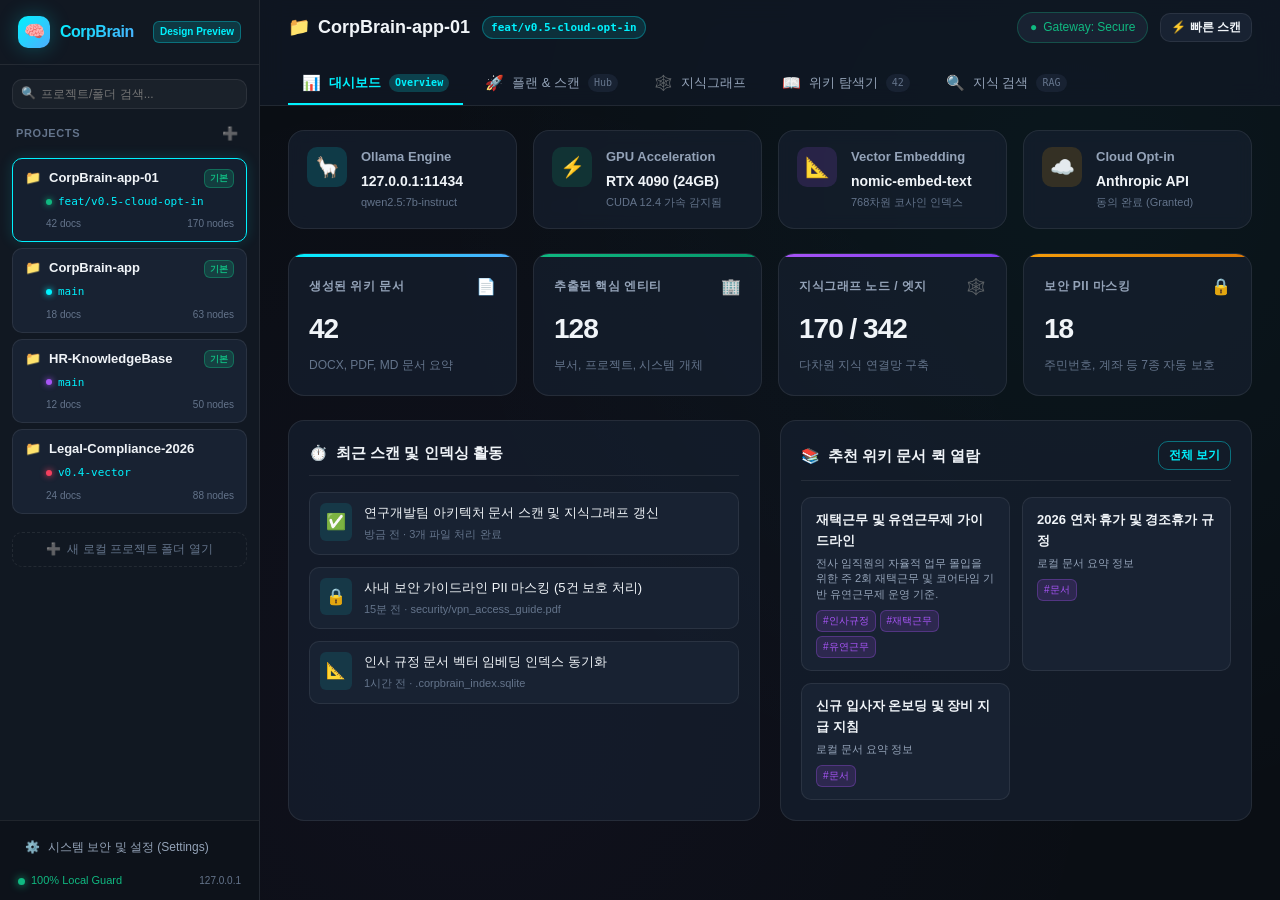
<file: gui_preview/index.html>
<!DOCTYPE html>
<html lang="ko">
<head>
  <meta charset="UTF-8">
  <meta name="viewport" content="width=device-width, initial-scale=1.0">
  <title>CorpBrain GUI 디자인 프리뷰 - 100% 로컬 AI 지식 관리 솔루션</title>
  <link rel="stylesheet" href="style.css">
</head>
<body>

  <!-- =========================================================================
       Left Sidebar: Projects & Workspace Explorer (Slim & Focused)
       ========================================================================= -->
  <aside id="app-sidebar">
    <!-- Brand Section -->
    <div class="brand-section">
      <div class="brand-left">
        <div class="brand-icon">🧠</div>
        <div class="brand-info">
          <h1>CorpBrain</h1>
        </div>
      </div>
      <span class="brand-badge">Design Preview</span>
    </div>

    <div class="sidebar-scroll-area">
      <!-- 1. Quick Project Search -->
      <div class="sidebar-search-box">
        <span class="sidebar-search-icon">🔍</span>
        <input type="text" class="sidebar-search-input" id="project-search-input" placeholder="프로젝트/폴더 검색...">
      </div>

      <!-- 2. Projects / Workspace Directory Section -->
      <div class="projects-header">
        <span class="projects-title">Projects</span>
        <div class="projects-actions">
          <button class="btn-icon-subtle" title="새 프로젝트 추가" id="btn-add-project">➕</button>
        </div>
      </div>

      <div class="project-list" id="project-list-container">
        
        <!-- Project 1: CorpBrain-app-01 (Active) -->
        <div class="project-card-item active" data-project-id="p1">
          <div class="project-card-top">
            <span class="project-card-icon">📁</span>
            <span class="project-card-name">CorpBrain-app-01</span>
            <span class="project-card-badge">기본</span>
          </div>
          <div class="project-card-branch">
            <div class="branch-dot"></div>
            <span>feat/v0.5-cloud-opt-in</span>
          </div>
          <div class="project-card-meta">
            <span>42 docs</span>
            <span>170 nodes</span>
          </div>
        </div>

        <!-- Project 2: CorpBrain-app -->
        <div class="project-card-item" data-project-id="p2">
          <div class="project-card-top">
            <span class="project-card-icon" style="color:var(--accent-cyan)">📁</span>
            <span class="project-card-name">CorpBrain-app</span>
            <span class="project-card-badge">기본</span>
          </div>
          <div class="project-card-branch">
            <div class="branch-dot" style="background:var(--accent-cyan); box-shadow:0 0 6px var(--accent-cyan)"></div>
            <span>main</span>
          </div>
          <div class="project-card-meta">
            <span>18 docs</span>
            <span>63 nodes</span>
          </div>
        </div>

        <!-- Project 3: HR-KnowledgeBase -->
        <div class="project-card-item" data-project-id="p3">
          <div class="project-card-top">
            <span class="project-card-icon" style="color:var(--accent-purple)">📁</span>
            <span class="project-card-name">HR-KnowledgeBase</span>
            <span class="project-card-badge">기본</span>
          </div>
          <div class="project-card-branch">
            <div class="branch-dot" style="background:var(--accent-purple); box-shadow:0 0 6px var(--accent-purple)"></div>
            <span>main</span>
          </div>
          <div class="project-card-meta">
            <span>12 docs</span>
            <span>50 nodes</span>
          </div>
        </div>

        <!-- Project 4: Legal-Compliance-2026 -->
        <div class="project-card-item" data-project-id="p4">
          <div class="project-card-top">
            <span class="project-card-icon" style="color:var(--accent-rose)">📁</span>
            <span class="project-card-name">Legal-Compliance-2026</span>
          </div>
          <div class="project-card-branch">
            <div class="branch-dot" style="background:var(--accent-rose); box-shadow:0 0 6px var(--accent-rose)"></div>
            <span>v0.4-vector</span>
          </div>
          <div class="project-card-meta">
            <span>24 docs</span>
            <span>88 nodes</span>
          </div>
        </div>

      </div>

      <button class="btn-add-project-sidebar" id="btn-add-folder">
        <span>➕</span>
        <span>새 로컬 프로젝트 폴더 열기</span>
      </button>

    </div>

    <!-- 3. Sidebar Global Footer -->
    <div class="sidebar-global-footer">
      <div class="global-nav-item" data-view="settings">
        <span>⚙️</span>
        <span>시스템 보안 및 설정 (Settings)</span>
      </div>

      <div class="local-indicator">
        <div style="display:flex; align-items:center; gap:6px;">
          <div class="pulse-dot"></div>
          <span>100% Local Guard</span>
        </div>
        <span style="font-size:10px; color:var(--text-muted)">127.0.0.1</span>
      </div>
    </div>
  </aside>

  <!-- =========================================================================
       Main Workspace with 2-Row Top Header & Horizontal Tabs
       ========================================================================= -->
  <main id="app-main">
    <!-- Top 2-Row Header -->
    <header id="app-header">
      <!-- Row 1: Workspace Title & Actions -->
      <div class="header-top-row">
        <div class="header-workspace-info">
          <div class="header-workspace-title">
            <span>📁</span>
            <span id="current-project-title">CorpBrain-app-01</span>
          </div>
          <span class="header-branch-pill" id="current-project-branch">feat/v0.5-cloud-opt-in</span>
        </div>

        <div class="header-actions">
          <div class="status-chip success">
            <span>●</span>
            <span>Gateway: Secure</span>
          </div>
          <button class="btn btn-secondary btn-sm" onclick="switchView('scan')">⚡ 빠른 스캔</button>
        </div>
      </div>

      <!-- Row 2: Top Horizontal Workspace Navigation Tabs (GitHub / Linear Style) -->
      <nav class="project-top-tabs">
        <div class="tab-item active" data-view="dashboard">
          <span class="tab-icon">📊</span>
          <span>대시보드</span>
          <span class="tab-badge" id="tab-badge-dashboard">Overview</span>
        </div>
        <div class="tab-item" data-view="scan">
          <span class="tab-icon">🚀</span>
          <span>플랜 & 스캔</span>
          <span class="tab-badge" id="tab-badge-scan">Hub</span>
        </div>
        <div class="tab-item" data-view="graph">
          <span class="tab-icon">🕸️</span>
          <span>지식그래프</span>
        </div>
        <div class="tab-item" data-view="wiki">
          <span class="tab-icon">📖</span>
          <span>위키 탐색기</span>
          <span class="tab-badge" id="tab-badge-wiki">42</span>
        </div>
        <div class="tab-item" data-view="search">
          <span class="tab-icon">🔍</span>
          <span>지식 검색</span>
          <span class="tab-badge" id="tab-badge-search">RAG</span>
        </div>
      </nav>
    </header>

    <!-- =======================================================================
         View 1: Dashboard View
         ======================================================================= -->
    <section id="view-dashboard" class="view-content active">
      <div class="dashboard-grid">
        
        <!-- Doctor Health Checks -->
        <div class="doctor-cards-grid">
          <div class="doctor-card">
            <div class="doctor-card-icon ollama">🦙</div>
            <div class="doctor-card-content">
              <div class="doctor-card-title">Ollama Engine</div>
              <div class="doctor-card-value">127.0.0.1:11434</div>
              <div class="doctor-card-sub">qwen2.5:7b-instruct</div>
            </div>
          </div>

          <div class="doctor-card">
            <div class="doctor-card-icon gpu">⚡</div>
            <div class="doctor-card-content">
              <div class="doctor-card-title">GPU Acceleration</div>
              <div class="doctor-card-value">RTX 4090 (24GB)</div>
              <div class="doctor-card-sub">CUDA 12.4 가속 감지됨</div>
            </div>
          </div>

          <div class="doctor-card">
            <div class="doctor-card-icon embed">📐</div>
            <div class="doctor-card-content">
              <div class="doctor-card-title">Vector Embedding</div>
              <div class="doctor-card-value">nomic-embed-text</div>
              <div class="doctor-card-sub">768차원 코사인 인덱스</div>
            </div>
          </div>

          <div class="doctor-card">
            <div class="doctor-card-icon cloud">☁️</div>
            <div class="doctor-card-content">
              <div class="doctor-card-title">Cloud Opt-in</div>
              <div class="doctor-card-value">Anthropic API</div>
              <div class="doctor-card-sub">동의 완료 (Granted)</div>
            </div>
          </div>
        </div>

        <!-- Metrics Row -->
        <div class="metrics-row">
          <div class="metric-box">
            <div class="metric-header">
              <span class="metric-title">생성된 위키 문서</span>
              <span>📄</span>
            </div>
            <div class="metric-number" id="metric-wiki-count">42</div>
            <div class="metric-desc">DOCX, PDF, MD 문서 요약</div>
          </div>

          <div class="metric-box emerald">
            <div class="metric-header">
              <span class="metric-title">추출된 핵심 엔티티</span>
              <span>🏢</span>
            </div>
            <div class="metric-number" id="metric-entity-count">128</div>
            <div class="metric-desc">부서, 프로젝트, 시스템 개체</div>
          </div>

          <div class="metric-box purple">
            <div class="metric-header">
              <span class="metric-title">지식그래프 노드 / 엣지</span>
              <span>🕸️</span>
            </div>
            <div class="metric-number" id="metric-graph-count">170 / 342</div>
            <div class="metric-desc">다차원 지식 연결망 구축</div>
          </div>

          <div class="metric-box amber">
            <div class="metric-header">
              <span class="metric-title">보안 PII 마스킹</span>
              <span>🔒</span>
            </div>
            <div class="metric-number" id="metric-pii-count">18</div>
            <div class="metric-desc">주민번호, 계좌 등 7종 자동 보호</div>
          </div>
        </div>

        <!-- Bottom Grid -->
        <div class="dashboard-bottom-grid">
          <!-- Recent Activity -->
          <div class="dash-panel">
            <div class="dash-panel-header">
              <div class="dash-panel-title"><span>⏱️</span> 최근 스캔 및 인덱싱 활동</div>
            </div>
            <div class="activity-list" id="dashboard-activity-list">
              <!-- Rendered by JS -->
            </div>
          </div>

          <!-- Quick Wiki Cards -->
          <div class="dash-panel">
            <div class="dash-panel-header">
              <div class="dash-panel-title"><span>📚</span> 추천 위키 문서 퀵 열람</div>
              <button class="btn btn-outline btn-sm" onclick="switchView('wiki')">전체 보기</button>
            </div>
            <div class="wiki-card-grid" id="quick-wiki-container">
              <!-- Dynamically Populated -->
            </div>
          </div>
        </div>

      </div>
    </section>

    <!-- =======================================================================
         View 2: Plan & Scan Hub
         ======================================================================= -->
    <section id="view-scan" class="view-content">
      <div class="scan-container">
        
        <!-- Scan Config Form -->
        <div class="config-card">
          <div class="form-grid">
            <div class="form-group">
              <label class="form-label">📂 스캔 대상 입력 폴더 (Input Folder)</label>
              <input type="text" class="form-input" value="./CorpBrain-app-01/inbox" id="scan-input-folder">
            </div>
            <div class="form-group">
              <label class="form-label">📁 위키 출력 폴더 (Output Folder)</label>
              <input type="text" class="form-input" value="./CorpBrain-app-01/corpbrain_wiki" id="scan-output-folder">
            </div>
            <div class="form-group">
              <label class="form-label">🤖 요약 엔진 (Summarize Engine)</label>
              <select class="form-select" id="scan-engine-select">
                <option value="local">Local (Ollama - qwen2.5:7b-instruct)</option>
                <option value="cloud">Cloud (Anthropic Claude Haiku - 옵트인 동의 완료)</option>
              </select>
            </div>
            <div class="form-group">
              <label class="form-label">📐 임베딩 모델 (Vector Embedding)</label>
              <input type="text" class="form-input" value="nomic-embed-text (로컬 고정)" readonly style="color:var(--text-muted)">
            </div>
          </div>

          <div class="gate-toggles">
            <label class="toggle-label">
              <input type="checkbox" checked id="gate-gpu"> GPU 가속 필수 검사 (v0.3 Gate)
            </label>
            <label class="toggle-label">
              <input type="checkbox" checked id="gate-size"> 최대 파일 크기 제한 (20MB)
            </label>
            <label class="toggle-label">
              <input type="checkbox" checked id="gate-token"> 토큰 예산 상한 제한 (200,000 Tokens)
            </label>
          </div>

          <div class="scan-actions-bar">
            <button class="btn btn-secondary" id="btn-run-plan">📊 Pre-scan 계량 실행 (Plan)</button>
            <button class="btn btn-primary" id="btn-run-scan">⚡ 전체 스캔 및 위키 생성 시작 (Scan)</button>
          </div>
        </div>

        <!-- Pre-Scan (Plan) Report Card -->
        <div class="plan-report-card" id="plan-report-card" style="display:none;">
          <div class="dash-panel-title" style="margin-bottom:12px;">📊 Pre-Scan 계량 리포트 (LLM/네트워크 0회)</div>
          
          <div class="plan-stats-bar">
            <div class="plan-stat-item">
              <div class="plan-stat-label">스캔 대상 파일</div>
              <div class="plan-stat-val" id="plan-stat-files">5개 문서</div>
            </div>
            <div class="plan-stat-item">
              <div class="plan-stat-label">예상 총 토큰 수</div>
              <div class="plan-stat-val" id="plan-stat-tokens">24,500 Tokens</div>
            </div>
            <div class="plan-stat-item">
              <div class="plan-stat-label">GPU 예상 소요시간</div>
              <div class="plan-stat-val" id="plan-stat-time">약 18초</div>
            </div>
            <div class="plan-stat-item">
              <div class="plan-stat-label">게이트 판정</div>
              <div class="plan-stat-val" style="color:var(--accent-emerald)">PASS (모두 통과)</div>
            </div>
          </div>

          <div class="table-wrapper">
            <table class="data-table">
              <thead>
                <tr>
                  <th>파일명</th>
                  <th>형식</th>
                  <th>파일 크기</th>
                  <th>중요도 점수</th>
                  <th>예상 토큰</th>
                  <th>게이트 판정</th>
                </tr>
              </thead>
              <tbody id="plan-table-tbody">
                <tr>
                  <td>hr/remote_work_policy.docx</td>
                  <td>.docx</td>
                  <td>1.4 MB</td>
                  <td><span class="badge-status pass">88점 (높음)</span></td>
                  <td>4,200 t</td>
                  <td><span class="badge-status pass">PASS</span></td>
                </tr>
                <tr>
                  <td>hr/annual_leave_2026.pdf</td>
                  <td>.pdf</td>
                  <td>890 KB</td>
                  <td><span class="badge-status pass">75점 (보통)</span></td>
                  <td>2,800 t</td>
                  <td><span class="badge-status pass">PASS</span></td>
                </tr>
                <tr>
                  <td>security/vpn_access_guide.pdf</td>
                  <td>.pdf</td>
                  <td>3.2 MB</td>
                  <td><span class="badge-status pass">92점 (최상)</span></td>
                  <td>8,500 t</td>
                  <td><span class="badge-status pass">PASS</span></td>
                </tr>
                <tr>
                  <td>security/pii_handling_standard.docx</td>
                  <td>.docx</td>
                  <td>1.8 MB</td>
                  <td><span class="badge-status pass">85점 (높음)</span></td>
                  <td>5,100 t</td>
                  <td><span class="badge-status pass">PASS</span></td>
                </tr>
                <tr>
                  <td>rnd/corpbain_arch_spec.md</td>
                  <td>.md</td>
                  <td>1.1 MB</td>
                  <td><span class="badge-status pass">90점 (최상)</span></td>
                  <td>3,900 t</td>
                  <td><span class="badge-status pass">PASS</span></td>
                </tr>
              </tbody>
            </table>
          </div>
        </div>

        <!-- Live Scan Progress Stream Card -->
        <div class="scan-progress-card" id="scan-progress-card" style="display:none;">
          <div class="progress-header">
            <div class="dash-panel-title">⚡ 실시간 파이프라인 처리 스트림</div>
            <div style="font-weight:700; color:var(--accent-cyan);" id="scan-progress-percent">0%</div>
          </div>
          <div class="progress-bar-container">
            <div class="progress-bar-fill" id="scan-progress-fill"></div>
          </div>
          <div class="stream-log-box" id="scan-log-stream">
            <!-- Log entries stream -->
          </div>
        </div>

      </div>
    </section>

    <!-- =======================================================================
         View 3: Knowledge Graph View
         ======================================================================= -->
    <section id="view-graph" class="view-content" style="padding:16px;">
      <div class="graph-view-wrapper">
        <canvas id="graph-canvas"></canvas>

        <!-- Canvas Controls -->
        <div class="graph-toolbar">
          <button class="btn btn-secondary btn-sm" id="btn-zoom-in">➕ 줌 인</button>
          <button class="btn btn-secondary btn-sm" id="btn-zoom-out">➖ 줌 아웃</button>
          <button class="btn btn-secondary btn-sm" id="btn-zoom-reset">🎯 중앙 정렬</button>
        </div>

        <!-- Legend -->
        <div class="graph-legend">
          <div class="legend-item">
            <div class="legend-dot doc"></div>
            <span id="legend-doc-count">문서 노드 (42)</span>
          </div>
          <div class="legend-item">
            <div class="legend-dot entity"></div>
            <span id="legend-entity-count">엔티티 노드 (128)</span>
          </div>
          <div class="legend-item">
            <div class="legend-dot tag"></div>
            <span id="legend-tag-count">분류 태그 (18)</span>
          </div>
        </div>

        <!-- Side Inspector Panel -->
        <div class="graph-inspector-panel" id="graph-inspector-panel">
          <div class="inspector-header">
            <div>
              <div class="inspector-type" id="inspector-node-type">DOCUMENT</div>
              <div class="inspector-title" id="inspector-node-title">문서 제목</div>
            </div>
            <button class="close-btn" id="btn-close-inspector">&times;</button>
          </div>

          <div class="inspector-section-title">📌 핵심 요약</div>
          <div class="inspector-summary" id="inspector-summary-text">
            문서 요약 정보가 표시됩니다.
          </div>

          <div class="inspector-section-title">🔗 연결된 지식 노드 (이웃 관계)</div>
          <div class="connected-nodes-list" id="inspector-connected-list">
            <!-- Connected items -->
          </div>

          <button class="btn btn-primary btn-sm" id="btn-open-wiki-from-graph" style="margin-top:auto;">
            📖 위키 리더에서 전체 문서 열기
          </button>
        </div>

      </div>
    </section>

    <!-- =======================================================================
         View 4: Wiki Explorer & Reader
         ======================================================================= -->
    <section id="view-wiki" class="view-content" style="padding:16px;">
      <div class="wiki-split-layout">
        
        <!-- Left: Tree Panel -->
        <div class="wiki-tree-panel">
          <input type="text" class="tree-search-input" placeholder="위키 문서 검색...">
          <div id="wiki-tree-container" style="display:flex; flex-direction:column; gap:12px;">
            <!-- Tree list rendered by JS -->
          </div>
        </div>

        <!-- Center: Markdown Reader Main -->
        <div class="wiki-reader-main" id="wiki-reader-content">
          <!-- Rendered by JS -->
        </div>

        <!-- Right: Wiki Context Panel -->
        <div class="wiki-context-panel">
          <div class="dash-panel-title" style="font-size:13px;">📋 문서 메타 정보</div>
          <div style="font-size:12px; color:var(--text-secondary); line-height:1.6;">
            <div>원문 형식: <strong style="color:var(--text-primary)" id="meta-doc-format">DOCX 텍스트</strong></div>
            <div>스캔 소요: <strong style="color:var(--text-primary)">2.4초</strong></div>
            <div>임베딩 차원: <strong style="color:var(--text-primary)">768 dim</strong></div>
          </div>

          <div class="dash-panel-title" style="font-size:13px; margin-top:10px;">🔒 PII 마스킹 이력</div>
          <div style="font-size:11px; color:var(--accent-amber); background:rgba(245,158,11,0.1); padding:8px; border-radius:var(--radius-sm); border:1px solid rgba(245,158,11,0.2);">
            • 휴대전화번호 1건 마스킹<br>
            • 사내 이메일 1건 마스킹
          </div>

          <div class="dash-panel-title" style="font-size:13px; margin-top:10px;">🕸️ 지식그래프 연관 문서</div>
          <div class="connected-nodes-list">
            <div class="connected-node-item" onclick="switchView('graph')">
              <span>사내 보안 인증 가이드</span>
              <span class="badge-status pass">ref</span>
            </div>
            <div class="connected-node-item" onclick="switchView('graph')">
              <span>2026 연차 휴가 규정</span>
              <span class="badge-status pass">tag</span>
            </div>
          </div>
        </div>

      </div>
    </section>

    <!-- =======================================================================
         View 5: Hybrid Search
         ======================================================================= -->
    <section id="view-search" class="view-content">
      <div class="search-view-container">
        
        <div class="search-input-box">
          <span class="search-icon-pos">🔍</span>
          <input type="text" id="hybrid-search-input" placeholder="현재 프로젝트 문서에서 검색할 키워드를 입력하세요... (예: 재택근무 코어타임, VPN 접속)">
        </div>

        <div class="search-suggestions">
          <span>추천 검색어:</span>
          <span class="suggestion-chip">재택근무 규정</span>
          <span class="suggestion-chip">VPN 접속 및 2단계 인증</span>
          <span class="suggestion-chip">CorpBrain 아키텍처</span>
          <span class="suggestion-chip">개인정보 PII 표준</span>
        </div>

        <div class="search-results-list" id="hybrid-search-results">
          <!-- Populated by JS -->
        </div>

      </div>
    </section>

    <!-- =======================================================================
         View 6: Settings & Governance (Global Scope)
         ======================================================================= -->
    <section id="view-settings" class="view-content">
      <div class="settings-container">
        
        <!-- Cloud Opt-in Consent -->
        <div class="settings-card">
          <div class="settings-card-title"><span>☁️</span> 클라우드 엔진 옵트인 동의 관리 (corpbrain consent)</div>
          <div class="settings-card-desc">
            기본 동작은 100% 로컬(Ollama)이며, 동의를 부여한 경우에만 Anthropic API 클라우드 요약 경로를 사용합니다.
          </div>

          <div class="consent-toggle-row">
            <div>
              <div style="font-weight:600; font-size:14px;">클라우드 요약 엔진 사용 동의 (Anthropic Claude)</div>
              <div style="font-size:12px; color:var(--text-muted); margin-top:2px;" id="cloud-consent-status">동의 부여됨 (Granted)</div>
            </div>
            <label class="switch">
              <input type="checkbox" checked id="cloud-consent-toggle">
              <span class="slider"></span>
            </label>
          </div>
        </div>

        <!-- PII Rules -->
        <div class="settings-card">
          <div class="settings-card-title"><span>🔒</span> 한국 특화 7종 PII 마스킹 규칙 및 실시간 테스터</div>
          <div class="settings-card-desc">
            외부 클라우드 전송 전 단일 관문(Gateway)에서 정규식 기반으로 자동 탐지 및 마스킹 처리됩니다.
          </div>

          <div class="pii-rules-grid">
            <div class="pii-rule-item">1. 주민등록번호</div>
            <div class="pii-rule-item">2. 휴대전화번호</div>
            <div class="pii-rule-item">3. 이메일 주소</div>
            <div class="pii-rule-item">4. 계좌번호</div>
            <div class="pii-rule-item">5. 신용카드번호</div>
            <div class="pii-rule-item">6. 사업자등록번호</div>
          </div>

          <div class="pii-tester-box">
            <label class="form-label">실시간 PII 마스킹 테스트 인풋:</label>
            <input type="text" class="form-input" id="pii-test-input" value="담당자 홍길동(010-1234-5678, test@corp.com) 주민번호 900101-1234567">
            <label class="form-label" style="margin-top:8px;">마스킹 처리 결과 (Gateway 통과 Payload):</label>
            <input type="text" class="form-input" id="pii-test-output" value="담당자 홍길동([PII: 휴대전화번호:***], [PII: 이메일:***]) 주민번호 [PII: 주민등록번호:***]" readonly style="color:var(--accent-amber)">
          </div>
        </div>

      </div>
    </section>

  </main>

  <script src="app.js"></script>
</body>
</html>
</file>
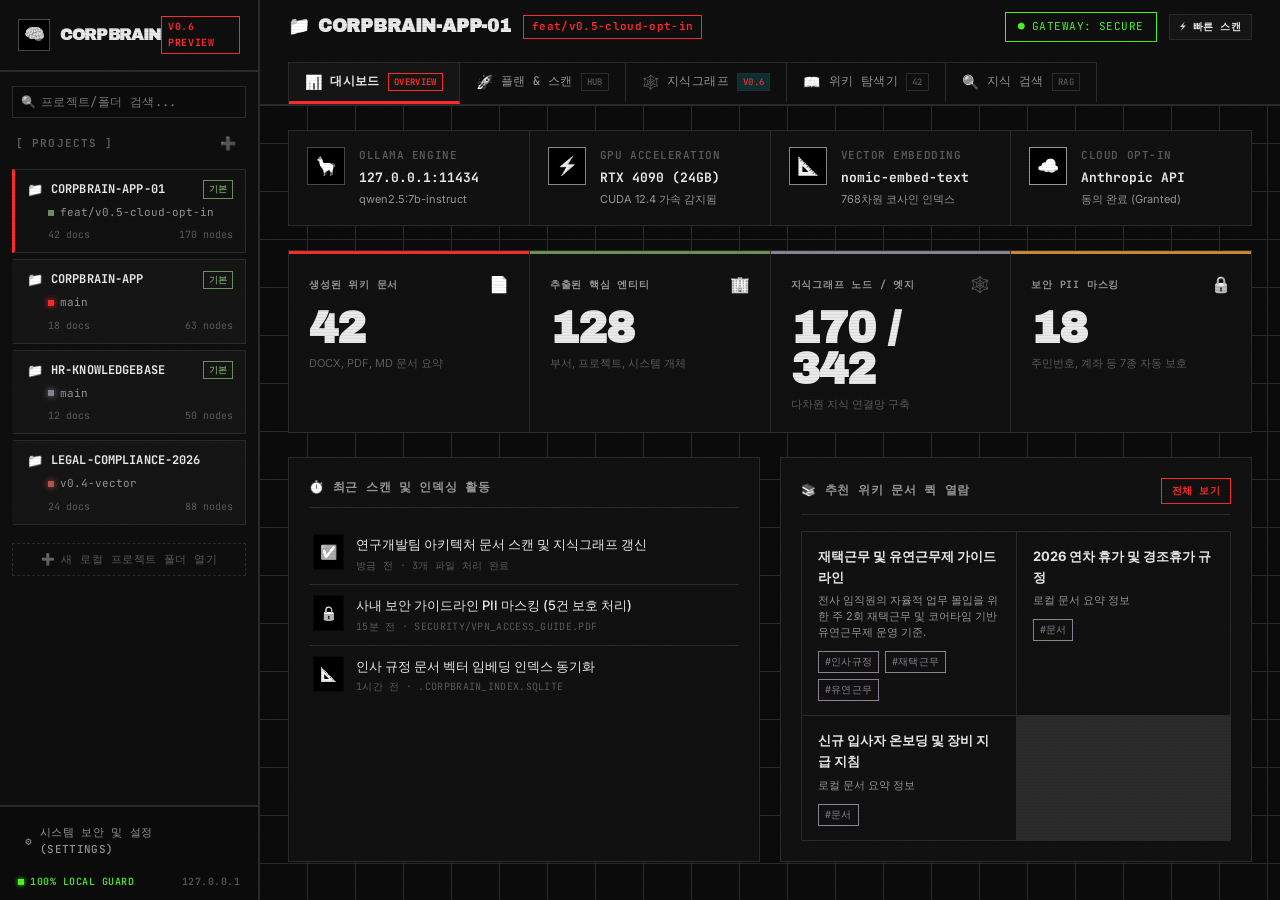
<file: gui_preview/variants/brutalist/index.html>
<!DOCTYPE html>
<html lang="ko">
<head>
  <meta charset="UTF-8">
  <meta name="viewport" content="width=device-width, initial-scale=1.0">
  <title>CorpBrain v0.6 GUI - 100% 로컬 AI 지식 관리 솔루션</title>
  <link rel="preconnect" href="https://fonts.googleapis.com">
  <link rel="preconnect" href="https://fonts.gstatic.com" crossorigin>
  <link href="https://fonts.googleapis.com/css2?family=Archivo+Black&family=JetBrains+Mono:wght@400;500;700&family=Inter:wght@400;500;600;700;900&display=swap" rel="stylesheet">
  <link rel="stylesheet" href="style.css">
</head>
<body>

  <!-- =========================================================================
       Left Sidebar: Projects & Workspace Explorer (Slim & Focused)
       ========================================================================= -->
  <aside id="app-sidebar">
    <!-- Brand Section -->
    <div class="brand-section">
      <div class="brand-left">
        <div class="brand-icon">🧠</div>
        <div class="brand-info">
          <h1>CorpBrain</h1>
        </div>
      </div>
      <span class="brand-badge">v0.6 Preview</span>
    </div>

    <div class="sidebar-scroll-area">
      <!-- 1. Quick Project Search -->
      <div class="sidebar-search-box">
        <span class="sidebar-search-icon">🔍</span>
        <input type="text" class="sidebar-search-input" id="project-search-input" placeholder="프로젝트/폴더 검색...">
      </div>

      <!-- 2. Projects / Workspace Directory Section -->
      <div class="projects-header">
        <span class="projects-title">Projects</span>
        <div class="projects-actions">
          <button class="btn-icon-subtle" title="새 프로젝트 추가" id="btn-add-project">➕</button>
        </div>
      </div>

      <div class="project-list" id="project-list-container">
        
        <!-- Project 1: CorpBrain-app-01 (Active) -->
        <div class="project-card-item active" data-project-id="p1">
          <div class="project-card-top">
            <span class="project-card-icon">📁</span>
            <span class="project-card-name">CorpBrain-app-01</span>
            <span class="project-card-badge">기본</span>
          </div>
          <div class="project-card-branch">
            <div class="branch-dot"></div>
            <span>feat/v0.5-cloud-opt-in</span>
          </div>
          <div class="project-card-meta">
            <span>42 docs</span>
            <span>170 nodes</span>
          </div>
        </div>

        <!-- Project 2: CorpBrain-app -->
        <div class="project-card-item" data-project-id="p2">
          <div class="project-card-top">
            <span class="project-card-icon" style="color:var(--accent-cyan)">📁</span>
            <span class="project-card-name">CorpBrain-app</span>
            <span class="project-card-badge">기본</span>
          </div>
          <div class="project-card-branch">
            <div class="branch-dot" style="background:var(--accent-cyan); box-shadow:0 0 6px var(--accent-cyan)"></div>
            <span>main</span>
          </div>
          <div class="project-card-meta">
            <span>18 docs</span>
            <span>63 nodes</span>
          </div>
        </div>

        <!-- Project 3: HR-KnowledgeBase -->
        <div class="project-card-item" data-project-id="p3">
          <div class="project-card-top">
            <span class="project-card-icon" style="color:var(--accent-purple)">📁</span>
            <span class="project-card-name">HR-KnowledgeBase</span>
            <span class="project-card-badge">기본</span>
          </div>
          <div class="project-card-branch">
            <div class="branch-dot" style="background:var(--accent-purple); box-shadow:0 0 6px var(--accent-purple)"></div>
            <span>main</span>
          </div>
          <div class="project-card-meta">
            <span>12 docs</span>
            <span>50 nodes</span>
          </div>
        </div>

        <!-- Project 4: Legal-Compliance-2026 -->
        <div class="project-card-item" data-project-id="p4">
          <div class="project-card-top">
            <span class="project-card-icon" style="color:var(--accent-rose)">📁</span>
            <span class="project-card-name">Legal-Compliance-2026</span>
          </div>
          <div class="project-card-branch">
            <div class="branch-dot" style="background:var(--accent-rose); box-shadow:0 0 6px var(--accent-rose)"></div>
            <span>v0.4-vector</span>
          </div>
          <div class="project-card-meta">
            <span>24 docs</span>
            <span>88 nodes</span>
          </div>
        </div>

      </div>

      <button class="btn-add-project-sidebar" id="btn-add-folder">
        <span>➕</span>
        <span>새 로컬 프로젝트 폴더 열기</span>
      </button>

    </div>

    <!-- 3. Sidebar Global Footer -->
    <div class="sidebar-global-footer">
      <div class="global-nav-item" data-view="settings">
        <span>⚙️</span>
        <span>시스템 보안 및 설정 (Settings)</span>
      </div>

      <div class="local-indicator">
        <div style="display:flex; align-items:center; gap:6px;">
          <div class="pulse-dot"></div>
          <span>100% Local Guard</span>
        </div>
        <span style="font-size:10px; color:var(--text-muted)">127.0.0.1</span>
      </div>
    </div>
  </aside>

  <!-- =========================================================================
       Main Workspace with 2-Row Top Header & Horizontal Tabs
       ========================================================================= -->
  <main id="app-main">
    <!-- Top 2-Row Header -->
    <header id="app-header">
      <!-- Row 1: Workspace Title & Actions -->
      <div class="header-top-row">
        <div class="header-workspace-info">
          <div class="header-workspace-title">
            <span>📁</span>
            <span id="current-project-title">CorpBrain-app-01</span>
          </div>
          <span class="header-branch-pill" id="current-project-branch">feat/v0.5-cloud-opt-in</span>
        </div>

        <div class="header-actions">
          <div class="status-chip success">
            <span>●</span>
            <span>Gateway: Secure</span>
          </div>
          <button class="btn btn-secondary btn-sm" onclick="switchView('scan')">⚡ 빠른 스캔</button>
        </div>
      </div>

      <!-- Row 2: Top Horizontal Workspace Navigation Tabs (GitHub / Linear Style) -->
      <nav class="project-top-tabs">
        <div class="tab-item active" data-view="dashboard">
          <span class="tab-icon">📊</span>
          <span>대시보드</span>
          <span class="tab-badge" id="tab-badge-dashboard">Overview</span>
        </div>
        <div class="tab-item" data-view="scan">
          <span class="tab-icon">🚀</span>
          <span>플랜 & 스캔</span>
          <span class="tab-badge" id="tab-badge-scan">Hub</span>
        </div>
        <div class="tab-item" data-view="graph">
          <span class="tab-icon">🕸️</span>
          <span>지식그래프</span>
          <span class="tab-badge" id="tab-badge-graph" style="background:rgba(0,242,254,0.15); color:var(--accent-cyan)">v0.6</span>
        </div>
        <div class="tab-item" data-view="wiki">
          <span class="tab-icon">📖</span>
          <span>위키 탐색기</span>
          <span class="tab-badge" id="tab-badge-wiki">42</span>
        </div>
        <div class="tab-item" data-view="search">
          <span class="tab-icon">🔍</span>
          <span>지식 검색</span>
          <span class="tab-badge" id="tab-badge-search">RAG</span>
        </div>
      </nav>
    </header>

    <!-- =======================================================================
         View 1: Dashboard View
         ======================================================================= -->
    <section id="view-dashboard" class="view-content active">
      <div class="dashboard-grid">
        
        <!-- Doctor Health Checks -->
        <div class="doctor-cards-grid">
          <div class="doctor-card">
            <div class="doctor-card-icon ollama">🦙</div>
            <div class="doctor-card-content">
              <div class="doctor-card-title">Ollama Engine</div>
              <div class="doctor-card-value">127.0.0.1:11434</div>
              <div class="doctor-card-sub">qwen2.5:7b-instruct</div>
            </div>
          </div>

          <div class="doctor-card">
            <div class="doctor-card-icon gpu">⚡</div>
            <div class="doctor-card-content">
              <div class="doctor-card-title">GPU Acceleration</div>
              <div class="doctor-card-value">RTX 4090 (24GB)</div>
              <div class="doctor-card-sub">CUDA 12.4 가속 감지됨</div>
            </div>
          </div>

          <div class="doctor-card">
            <div class="doctor-card-icon embed">📐</div>
            <div class="doctor-card-content">
              <div class="doctor-card-title">Vector Embedding</div>
              <div class="doctor-card-value">nomic-embed-text</div>
              <div class="doctor-card-sub">768차원 코사인 인덱스</div>
            </div>
          </div>

          <div class="doctor-card">
            <div class="doctor-card-icon cloud">☁️</div>
            <div class="doctor-card-content">
              <div class="doctor-card-title">Cloud Opt-in</div>
              <div class="doctor-card-value">Anthropic API</div>
              <div class="doctor-card-sub">동의 완료 (Granted)</div>
            </div>
          </div>
        </div>

        <!-- Metrics Row -->
        <div class="metrics-row">
          <div class="metric-box">
            <div class="metric-header">
              <span class="metric-title">생성된 위키 문서</span>
              <span>📄</span>
            </div>
            <div class="metric-number" id="metric-wiki-count">42</div>
            <div class="metric-desc">DOCX, PDF, MD 문서 요약</div>
          </div>

          <div class="metric-box emerald">
            <div class="metric-header">
              <span class="metric-title">추출된 핵심 엔티티</span>
              <span>🏢</span>
            </div>
            <div class="metric-number" id="metric-entity-count">128</div>
            <div class="metric-desc">부서, 프로젝트, 시스템 개체</div>
          </div>

          <div class="metric-box purple">
            <div class="metric-header">
              <span class="metric-title">지식그래프 노드 / 엣지</span>
              <span>🕸️</span>
            </div>
            <div class="metric-number" id="metric-graph-count">170 / 342</div>
            <div class="metric-desc">다차원 지식 연결망 구축</div>
          </div>

          <div class="metric-box amber">
            <div class="metric-header">
              <span class="metric-title">보안 PII 마스킹</span>
              <span>🔒</span>
            </div>
            <div class="metric-number" id="metric-pii-count">18</div>
            <div class="metric-desc">주민번호, 계좌 등 7종 자동 보호</div>
          </div>
        </div>

        <!-- Bottom Grid -->
        <div class="dashboard-bottom-grid">
          <!-- Recent Activity -->
          <div class="dash-panel">
            <div class="dash-panel-header">
              <div class="dash-panel-title"><span>⏱️</span> 최근 스캔 및 인덱싱 활동</div>
            </div>
            <div class="activity-list" id="dashboard-activity-list">
              <!-- Rendered by JS -->
            </div>
          </div>

          <!-- Quick Wiki Cards -->
          <div class="dash-panel">
            <div class="dash-panel-header">
              <div class="dash-panel-title"><span>📚</span> 추천 위키 문서 퀵 열람</div>
              <button class="btn btn-outline btn-sm" onclick="switchView('wiki')">전체 보기</button>
            </div>
            <div class="wiki-card-grid" id="quick-wiki-container">
              <!-- Dynamically Populated -->
            </div>
          </div>
        </div>

      </div>
    </section>

    <!-- =======================================================================
         View 2: Plan & Scan Hub
         ======================================================================= -->
    <section id="view-scan" class="view-content">
      <div class="scan-container">
        
        <!-- Scan Config Form -->
        <div class="config-card">
          <div class="form-grid">
            <div class="form-group">
              <label class="form-label">📂 스캔 대상 입력 폴더 (Input Folder)</label>
              <input type="text" class="form-input" value="./CorpBrain-app-01/inbox" id="scan-input-folder">
            </div>
            <div class="form-group">
              <label class="form-label">📁 위키 출력 폴더 (Output Folder)</label>
              <input type="text" class="form-input" value="./CorpBrain-app-01/corpbrain_wiki" id="scan-output-folder">
            </div>
            <div class="form-group">
              <label class="form-label">🤖 요약 엔진 (Summarize Engine)</label>
              <select class="form-select" id="scan-engine-select">
                <option value="local">Local (Ollama - qwen2.5:7b-instruct)</option>
                <option value="cloud">Cloud (Anthropic Claude Haiku - 옵트인 동의 완료)</option>
              </select>
            </div>
            <div class="form-group">
              <label class="form-label">📐 임베딩 모델 (Vector Embedding)</label>
              <input type="text" class="form-input" value="nomic-embed-text (로컬 고정)" readonly style="color:var(--text-muted)">
            </div>
          </div>

          <div class="gate-toggles">
            <label class="toggle-label">
              <input type="checkbox" checked id="gate-gpu"> GPU 가속 필수 검사 (v0.3 Gate)
            </label>
            <label class="toggle-label">
              <input type="checkbox" checked id="gate-size"> 최대 파일 크기 제한 (20MB)
            </label>
            <label class="toggle-label">
              <input type="checkbox" checked id="gate-token"> 토큰 예산 상한 제한 (200,000 Tokens)
            </label>
          </div>

          <div class="scan-actions-bar">
            <button class="btn btn-secondary" id="btn-run-plan">📊 Pre-scan 계량 실행 (Plan)</button>
            <button class="btn btn-primary" id="btn-run-scan">⚡ 전체 스캔 및 위키 생성 시작 (Scan)</button>
          </div>
        </div>

        <!-- Pre-Scan (Plan) Report Card -->
        <div class="plan-report-card" id="plan-report-card" style="display:none;">
          <div class="dash-panel-title" style="margin-bottom:12px;">📊 Pre-Scan 계량 리포트 (LLM/네트워크 0회)</div>
          
          <div class="plan-stats-bar">
            <div class="plan-stat-item">
              <div class="plan-stat-label">스캔 대상 파일</div>
              <div class="plan-stat-val" id="plan-stat-files">5개 문서</div>
            </div>
            <div class="plan-stat-item">
              <div class="plan-stat-label">예상 총 토큰 수</div>
              <div class="plan-stat-val" id="plan-stat-tokens">24,500 Tokens</div>
            </div>
            <div class="plan-stat-item">
              <div class="plan-stat-label">GPU 예상 소요시간</div>
              <div class="plan-stat-val" id="plan-stat-time">약 18초</div>
            </div>
            <div class="plan-stat-item">
              <div class="plan-stat-label">게이트 판정</div>
              <div class="plan-stat-val" style="color:var(--accent-emerald)">PASS (모두 통과)</div>
            </div>
          </div>

          <div class="table-wrapper">
            <table class="data-table">
              <thead>
                <tr>
                  <th>파일명</th>
                  <th>형식</th>
                  <th>파일 크기</th>
                  <th>중요도 점수</th>
                  <th>예상 토큰</th>
                  <th>게이트 판정</th>
                </tr>
              </thead>
              <tbody id="plan-table-tbody">
                <tr>
                  <td>hr/remote_work_policy.docx</td>
                  <td>.docx</td>
                  <td>1.4 MB</td>
                  <td><span class="badge-status pass">88점 (높음)</span></td>
                  <td>4,200 t</td>
                  <td><span class="badge-status pass">PASS</span></td>
                </tr>
                <tr>
                  <td>hr/annual_leave_2026.pdf</td>
                  <td>.pdf</td>
                  <td>890 KB</td>
                  <td><span class="badge-status pass">75점 (보통)</span></td>
                  <td>2,800 t</td>
                  <td><span class="badge-status pass">PASS</span></td>
                </tr>
                <tr>
                  <td>security/vpn_access_guide.pdf</td>
                  <td>.pdf</td>
                  <td>3.2 MB</td>
                  <td><span class="badge-status pass">92점 (최상)</span></td>
                  <td>8,500 t</td>
                  <td><span class="badge-status pass">PASS</span></td>
                </tr>
                <tr>
                  <td>security/pii_handling_standard.docx</td>
                  <td>.docx</td>
                  <td>1.8 MB</td>
                  <td><span class="badge-status pass">85점 (높음)</span></td>
                  <td>5,100 t</td>
                  <td><span class="badge-status pass">PASS</span></td>
                </tr>
                <tr>
                  <td>rnd/corpbain_arch_spec.md</td>
                  <td>.md</td>
                  <td>1.1 MB</td>
                  <td><span class="badge-status pass">90점 (최상)</span></td>
                  <td>3,900 t</td>
                  <td><span class="badge-status pass">PASS</span></td>
                </tr>
              </tbody>
            </table>
          </div>
        </div>

        <!-- Live Scan Progress Stream Card -->
        <div class="scan-progress-card" id="scan-progress-card" style="display:none;">
          <div class="progress-header">
            <div class="dash-panel-title">⚡ 실시간 파이프라인 처리 스트림</div>
            <div style="font-weight:700; color:var(--accent-cyan);" id="scan-progress-percent">0%</div>
          </div>
          <div class="progress-bar-container">
            <div class="progress-bar-fill" id="scan-progress-fill"></div>
          </div>
          <div class="stream-log-box" id="scan-log-stream">
            <!-- Log entries stream -->
          </div>
        </div>

      </div>
    </section>

    <!-- =======================================================================
         View 3: Knowledge Graph View (v0.6 Signature)
         ======================================================================= -->
    <section id="view-graph" class="view-content" style="padding:16px;">
      <div class="graph-view-wrapper">
        <canvas id="graph-canvas"></canvas>

        <!-- Canvas Controls -->
        <div class="graph-toolbar">
          <button class="btn btn-secondary btn-sm" id="btn-zoom-in">➕ 줌 인</button>
          <button class="btn btn-secondary btn-sm" id="btn-zoom-out">➖ 줌 아웃</button>
          <button class="btn btn-secondary btn-sm" id="btn-zoom-reset">🎯 중앙 정렬</button>
        </div>

        <!-- Legend -->
        <div class="graph-legend">
          <div class="legend-item">
            <div class="legend-dot doc"></div>
            <span id="legend-doc-count">문서 노드 (42)</span>
          </div>
          <div class="legend-item">
            <div class="legend-dot entity"></div>
            <span id="legend-entity-count">엔티티 노드 (128)</span>
          </div>
          <div class="legend-item">
            <div class="legend-dot tag"></div>
            <span id="legend-tag-count">분류 태그 (18)</span>
          </div>
        </div>

        <!-- Side Inspector Panel -->
        <div class="graph-inspector-panel" id="graph-inspector-panel">
          <div class="inspector-header">
            <div>
              <div class="inspector-type" id="inspector-node-type">DOCUMENT</div>
              <div class="inspector-title" id="inspector-node-title">문서 제목</div>
            </div>
            <button class="close-btn" id="btn-close-inspector">&times;</button>
          </div>

          <div class="inspector-section-title">📌 핵심 요약</div>
          <div class="inspector-summary" id="inspector-summary-text">
            문서 요약 정보가 표시됩니다.
          </div>

          <div class="inspector-section-title">🔗 연결된 지식 노드 (이웃 관계)</div>
          <div class="connected-nodes-list" id="inspector-connected-list">
            <!-- Connected items -->
          </div>

          <button class="btn btn-primary btn-sm" id="btn-open-wiki-from-graph" style="margin-top:auto;">
            📖 위키 리더에서 전체 문서 열기
          </button>
        </div>

      </div>
    </section>

    <!-- =======================================================================
         View 4: Wiki Explorer & Reader
         ======================================================================= -->
    <section id="view-wiki" class="view-content" style="padding:16px;">
      <div class="wiki-split-layout">
        
        <!-- Left: Tree Panel -->
        <div class="wiki-tree-panel">
          <input type="text" class="tree-search-input" placeholder="위키 문서 검색...">
          <div id="wiki-tree-container" style="display:flex; flex-direction:column; gap:12px;">
            <!-- Tree list rendered by JS -->
          </div>
        </div>

        <!-- Center: Markdown Reader Main -->
        <div class="wiki-reader-main" id="wiki-reader-content">
          <!-- Rendered by JS -->
        </div>

        <!-- Right: Wiki Context Panel -->
        <div class="wiki-context-panel">
          <div class="dash-panel-title" style="font-size:13px;">📋 문서 메타 정보</div>
          <div style="font-size:12px; color:var(--text-secondary); line-height:1.6;">
            <div>원문 형식: <strong style="color:var(--text-primary)" id="meta-doc-format">DOCX 텍스트</strong></div>
            <div>스캔 소요: <strong style="color:var(--text-primary)">2.4초</strong></div>
            <div>임베딩 차원: <strong style="color:var(--text-primary)">768 dim</strong></div>
          </div>

          <div class="dash-panel-title" style="font-size:13px; margin-top:10px;">🔒 PII 마스킹 이력</div>
          <div style="font-size:11px; color:var(--accent-amber); background:rgba(245,158,11,0.1); padding:8px; border-radius:var(--radius-sm); border:1px solid rgba(245,158,11,0.2);">
            • 휴대전화번호 1건 마스킹<br>
            • 사내 이메일 1건 마스킹
          </div>

          <div class="dash-panel-title" style="font-size:13px; margin-top:10px;">🕸️ 지식그래프 연관 문서</div>
          <div class="connected-nodes-list">
            <div class="connected-node-item" onclick="switchView('graph')">
              <span>사내 보안 인증 가이드</span>
              <span class="badge-status pass">ref</span>
            </div>
            <div class="connected-node-item" onclick="switchView('graph')">
              <span>2026 연차 휴가 규정</span>
              <span class="badge-status pass">tag</span>
            </div>
          </div>
        </div>

      </div>
    </section>

    <!-- =======================================================================
         View 5: Hybrid Search
         ======================================================================= -->
    <section id="view-search" class="view-content">
      <div class="search-view-container">
        
        <div class="search-input-box">
          <span class="search-icon-pos">🔍</span>
          <input type="text" id="hybrid-search-input" placeholder="현재 프로젝트 문서에서 검색할 키워드를 입력하세요... (예: 재택근무 코어타임, VPN 접속)">
        </div>

        <div class="search-suggestions">
          <span>추천 검색어:</span>
          <span class="suggestion-chip">재택근무 규정</span>
          <span class="suggestion-chip">VPN 접속 및 2단계 인증</span>
          <span class="suggestion-chip">CorpBrain 아키텍처</span>
          <span class="suggestion-chip">개인정보 PII 표준</span>
        </div>

        <div class="search-results-list" id="hybrid-search-results">
          <!-- Populated by JS -->
        </div>

      </div>
    </section>

    <!-- =======================================================================
         View 6: Settings & Governance (Global Scope)
         ======================================================================= -->
    <section id="view-settings" class="view-content">
      <div class="settings-container">
        
        <!-- Cloud Opt-in Consent -->
        <div class="settings-card">
          <div class="settings-card-title"><span>☁️</span> 클라우드 엔진 옵트인 동의 관리 (corpbrain consent)</div>
          <div class="settings-card-desc">
            기본 동작은 100% 로컬(Ollama)이며, 동의를 부여한 경우에만 Anthropic API 클라우드 요약 경로를 사용합니다.
          </div>

          <div class="consent-toggle-row">
            <div>
              <div style="font-weight:600; font-size:14px;">클라우드 요약 엔진 사용 동의 (Anthropic Claude)</div>
              <div style="font-size:12px; color:var(--text-muted); margin-top:2px;" id="cloud-consent-status">동의 부여됨 (Granted)</div>
            </div>
            <label class="switch">
              <input type="checkbox" checked id="cloud-consent-toggle">
              <span class="slider"></span>
            </label>
          </div>
        </div>

        <!-- PII Rules -->
        <div class="settings-card">
          <div class="settings-card-title"><span>🔒</span> 한국 특화 7종 PII 마스킹 규칙 및 실시간 테스터</div>
          <div class="settings-card-desc">
            외부 클라우드 전송 전 단일 관문(Gateway)에서 정규식 기반으로 자동 탐지 및 마스킹 처리됩니다.
          </div>

          <div class="pii-rules-grid">
            <div class="pii-rule-item">1. 주민등록번호</div>
            <div class="pii-rule-item">2. 휴대전화번호</div>
            <div class="pii-rule-item">3. 이메일 주소</div>
            <div class="pii-rule-item">4. 계좌번호</div>
            <div class="pii-rule-item">5. 신용카드번호</div>
            <div class="pii-rule-item">6. 사업자등록번호</div>
          </div>

          <div class="pii-tester-box">
            <label class="form-label">실시간 PII 마스킹 테스트 인풋:</label>
            <input type="text" class="form-input" id="pii-test-input" value="담당자 홍길동(010-1234-5678, test@corp.com) 주민번호 900101-1234567">
            <label class="form-label" style="margin-top:8px;">마스킹 처리 결과 (Gateway 통과 Payload):</label>
            <input type="text" class="form-input" id="pii-test-output" value="담당자 홍길동([PII: 휴대전화번호:***], [PII: 이메일:***]) 주민번호 [PII: 주민등록번호:***]" readonly style="color:var(--accent-amber)">
          </div>
        </div>

      </div>
    </section>

  </main>

  <script src="app.js"></script>
</body>
</html>
</file>
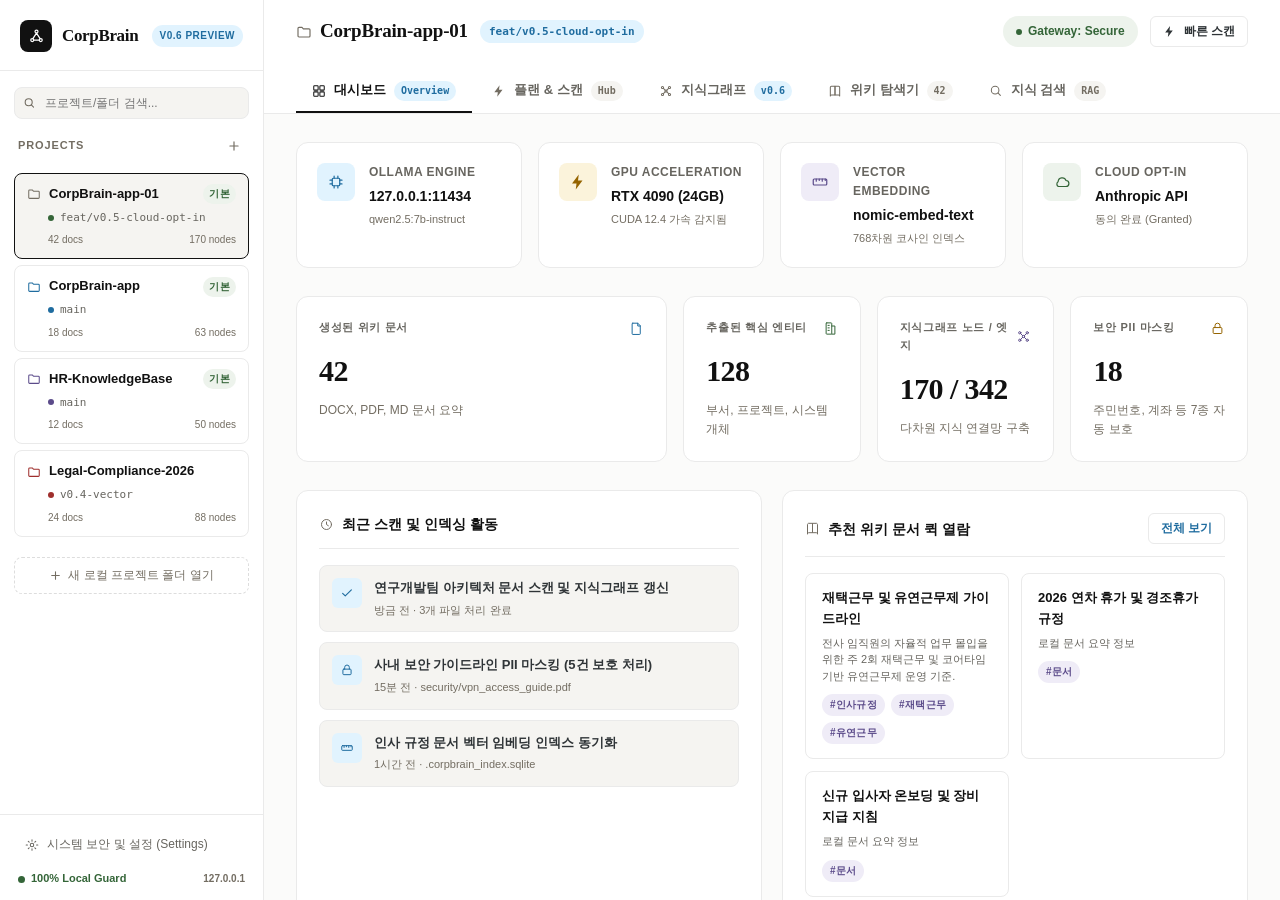
<file: gui_preview/variants/minimalist/index.html>
<!DOCTYPE html>
<html lang="ko">
<head>
  <meta charset="UTF-8">
  <meta name="viewport" content="width=device-width, initial-scale=1.0">
  <title>CorpBrain v0.6 GUI - 100% 로컬 AI 지식 관리 솔루션</title>
  <link rel="stylesheet" href="style.css">
</head>
<body>

  <!-- =========================================================================
       Left Sidebar: Projects & Workspace Explorer (Slim & Focused)
       ========================================================================= -->
  <aside id="app-sidebar">
    <!-- Brand Section -->
    <div class="brand-section">
      <div class="brand-left">
        <div class="brand-icon">
          <span class="icon"><svg viewBox="0 0 24 24" width="17" height="17" fill="none" stroke="currentColor" stroke-width="1.75" stroke-linecap="round" stroke-linejoin="round"><circle cx="12" cy="5" r="2.1"/><circle cx="6" cy="17" r="2.1"/><circle cx="18" cy="17" r="2.1"/><path d="M12 7.2 6.9 15 M12 7.2 17.1 15 M8.2 17 15.8 17"/></svg></span>
        </div>
        <div class="brand-info">
          <h1>CorpBrain</h1>
        </div>
      </div>
      <span class="brand-badge">v0.6 Preview</span>
    </div>

    <div class="sidebar-scroll-area">
      <!-- 1. Quick Project Search -->
      <div class="sidebar-search-box">
        <span class="sidebar-search-icon icon"><svg viewBox="0 0 24 24" width="13" height="13" fill="none" stroke="currentColor" stroke-width="2" stroke-linecap="round" stroke-linejoin="round"><circle cx="10.5" cy="10.5" r="6.5"/><path d="M19.5 19.5 15.3 15.3"/></svg></span>
        <input type="text" class="sidebar-search-input" id="project-search-input" placeholder="프로젝트/폴더 검색...">
      </div>

      <!-- 2. Projects / Workspace Directory Section -->
      <div class="projects-header">
        <span class="projects-title">Projects</span>
        <div class="projects-actions">
          <button class="btn-icon-subtle" title="새 프로젝트 추가" id="btn-add-project"><span class="icon"><svg viewBox="0 0 24 24" width="14" height="14" fill="none" stroke="currentColor" stroke-width="2" stroke-linecap="round"><path d="M12 5v14M5 12h14"/></svg></span></button>
        </div>
      </div>

      <div class="project-list" id="project-list-container">

        <!-- Project 1: CorpBrain-app-01 (Active) -->
        <div class="project-card-item active" data-project-id="p1">
          <div class="project-card-top">
            <span class="project-card-icon icon"><svg viewBox="0 0 24 24" width="14" height="14" fill="none" stroke="currentColor" stroke-width="1.75" stroke-linecap="round" stroke-linejoin="round"><path d="M3 6.5c0-.8.7-1.5 1.5-1.5H9l2 2.2h8.5c.8 0 1.5.7 1.5 1.5v9.3c0 .8-.7 1.5-1.5 1.5h-15C3.7 19.5 3 18.8 3 18V6.5z"/></svg></span>
            <span class="project-card-name">CorpBrain-app-01</span>
            <span class="project-card-badge">기본</span>
          </div>
          <div class="project-card-branch">
            <div class="branch-dot"></div>
            <span>feat/v0.5-cloud-opt-in</span>
          </div>
          <div class="project-card-meta">
            <span>42 docs</span>
            <span>170 nodes</span>
          </div>
        </div>

        <!-- Project 2: CorpBrain-app -->
        <div class="project-card-item" data-project-id="p2">
          <div class="project-card-top">
            <span class="project-card-icon icon" style="color:var(--accent-cyan)"><svg viewBox="0 0 24 24" width="14" height="14" fill="none" stroke="currentColor" stroke-width="1.75" stroke-linecap="round" stroke-linejoin="round"><path d="M3 6.5c0-.8.7-1.5 1.5-1.5H9l2 2.2h8.5c.8 0 1.5.7 1.5 1.5v9.3c0 .8-.7 1.5-1.5 1.5h-15C3.7 19.5 3 18.8 3 18V6.5z"/></svg></span>
            <span class="project-card-name">CorpBrain-app</span>
            <span class="project-card-badge">기본</span>
          </div>
          <div class="project-card-branch">
            <div class="branch-dot" style="background:var(--accent-cyan)"></div>
            <span>main</span>
          </div>
          <div class="project-card-meta">
            <span>18 docs</span>
            <span>63 nodes</span>
          </div>
        </div>

        <!-- Project 3: HR-KnowledgeBase -->
        <div class="project-card-item" data-project-id="p3">
          <div class="project-card-top">
            <span class="project-card-icon icon" style="color:var(--accent-purple)"><svg viewBox="0 0 24 24" width="14" height="14" fill="none" stroke="currentColor" stroke-width="1.75" stroke-linecap="round" stroke-linejoin="round"><path d="M3 6.5c0-.8.7-1.5 1.5-1.5H9l2 2.2h8.5c.8 0 1.5.7 1.5 1.5v9.3c0 .8-.7 1.5-1.5 1.5h-15C3.7 19.5 3 18.8 3 18V6.5z"/></svg></span>
            <span class="project-card-name">HR-KnowledgeBase</span>
            <span class="project-card-badge">기본</span>
          </div>
          <div class="project-card-branch">
            <div class="branch-dot" style="background:var(--accent-purple)"></div>
            <span>main</span>
          </div>
          <div class="project-card-meta">
            <span>12 docs</span>
            <span>50 nodes</span>
          </div>
        </div>

        <!-- Project 4: Legal-Compliance-2026 -->
        <div class="project-card-item" data-project-id="p4">
          <div class="project-card-top">
            <span class="project-card-icon icon" style="color:var(--accent-rose)"><svg viewBox="0 0 24 24" width="14" height="14" fill="none" stroke="currentColor" stroke-width="1.75" stroke-linecap="round" stroke-linejoin="round"><path d="M3 6.5c0-.8.7-1.5 1.5-1.5H9l2 2.2h8.5c.8 0 1.5.7 1.5 1.5v9.3c0 .8-.7 1.5-1.5 1.5h-15C3.7 19.5 3 18.8 3 18V6.5z"/></svg></span>
            <span class="project-card-name">Legal-Compliance-2026</span>
          </div>
          <div class="project-card-branch">
            <div class="branch-dot" style="background:var(--accent-rose)"></div>
            <span>v0.4-vector</span>
          </div>
          <div class="project-card-meta">
            <span>24 docs</span>
            <span>88 nodes</span>
          </div>
        </div>

      </div>

      <button class="btn-add-project-sidebar" id="btn-add-folder">
        <span class="icon"><svg viewBox="0 0 24 24" width="13" height="13" fill="none" stroke="currentColor" stroke-width="2" stroke-linecap="round"><path d="M12 5v14M5 12h14"/></svg></span>
        <span>새 로컬 프로젝트 폴더 열기</span>
      </button>

    </div>

    <!-- 3. Sidebar Global Footer -->
    <div class="sidebar-global-footer">
      <div class="global-nav-item" data-view="settings">
        <span class="icon"><svg viewBox="0 0 24 24" width="14" height="14" fill="none" stroke="currentColor" stroke-width="1.75" stroke-linecap="round" stroke-linejoin="round"><circle cx="12" cy="12" r="3"/><path d="M12 3v2.4M12 18.6V21M4.2 12H2M22 12h-2.2M5.6 5.6l1.6 1.6M16.8 16.8l1.6 1.6M18.4 5.6l-1.6 1.6M7.2 16.8l-1.6 1.6"/></svg></span>
        <span>시스템 보안 및 설정 (Settings)</span>
      </div>

      <div class="local-indicator">
        <div style="display:flex; align-items:center; gap:6px;">
          <div class="pulse-dot"></div>
          <span>100% Local Guard</span>
        </div>
        <span style="font-size:10px; color:var(--text-muted)">127.0.0.1</span>
      </div>
    </div>
  </aside>

  <!-- =========================================================================
       Main Workspace with 2-Row Top Header & Horizontal Tabs
       ========================================================================= -->
  <main id="app-main">
    <!-- Top 2-Row Header -->
    <header id="app-header">
      <!-- Row 1: Workspace Title & Actions -->
      <div class="header-top-row">
        <div class="header-workspace-info">
          <div class="header-workspace-title">
            <span class="icon"><svg viewBox="0 0 24 24" width="16" height="16" fill="none" stroke="currentColor" stroke-width="1.75" stroke-linecap="round" stroke-linejoin="round"><path d="M3 6.5c0-.8.7-1.5 1.5-1.5H9l2 2.2h8.5c.8 0 1.5.7 1.5 1.5v9.3c0 .8-.7 1.5-1.5 1.5h-15C3.7 19.5 3 18.8 3 18V6.5z"/></svg></span>
            <span id="current-project-title">CorpBrain-app-01</span>
          </div>
          <span class="header-branch-pill" id="current-project-branch">feat/v0.5-cloud-opt-in</span>
        </div>

        <div class="header-actions">
          <div class="status-chip success">
            <span class="dot"></span>
            <span>Gateway: Secure</span>
          </div>
          <button class="btn btn-secondary btn-sm" onclick="switchView('scan')">
            <span class="icon"><svg viewBox="0 0 24 24" width="13" height="13" fill="currentColor" stroke="none"><path d="M13 2 4 14h6l-1 8 9-12h-6z"/></svg></span>
            빠른 스캔
          </button>
        </div>
      </div>

      <!-- Row 2: Top Horizontal Workspace Navigation Tabs (GitHub / Linear Style) -->
      <nav class="project-top-tabs">
        <div class="tab-item active" data-view="dashboard">
          <span class="tab-icon icon"><svg viewBox="0 0 24 24" width="14" height="14" fill="none" stroke="currentColor" stroke-width="1.75" stroke-linecap="round" stroke-linejoin="round"><rect x="3" y="3" width="7.5" height="7.5" rx="1.2"/><rect x="13.5" y="3" width="7.5" height="7.5" rx="1.2"/><rect x="3" y="13.5" width="7.5" height="7.5" rx="1.2"/><rect x="13.5" y="13.5" width="7.5" height="7.5" rx="1.2"/></svg></span>
          <span>대시보드</span>
          <span class="tab-badge" id="tab-badge-dashboard">Overview</span>
        </div>
        <div class="tab-item" data-view="scan">
          <span class="tab-icon icon"><svg viewBox="0 0 24 24" width="14" height="14" fill="currentColor" stroke="none"><path d="M13 2 4 14h6l-1 8 9-12h-6z"/></svg></span>
          <span>플랜 & 스캔</span>
          <span class="tab-badge" id="tab-badge-scan">Hub</span>
        </div>
        <div class="tab-item" data-view="graph">
          <span class="tab-icon icon"><svg viewBox="0 0 24 24" width="14" height="14" fill="none" stroke="currentColor" stroke-width="1.75" stroke-linecap="round" stroke-linejoin="round"><circle cx="6" cy="6" r="1.9"/><circle cx="18" cy="6" r="1.9"/><circle cx="6" cy="18" r="1.9"/><circle cx="18" cy="18" r="1.9"/><circle cx="12" cy="12" r="1.9"/><path d="M7.5 7.5 10.6 10.6M16.5 7.5 13.4 10.6M7.5 16.5 10.6 13.4M16.5 16.5 13.4 13.4"/></svg></span>
          <span>지식그래프</span>
          <span class="tab-badge" id="tab-badge-graph" style="background:var(--pastel-blue-bg); color:var(--accent-cyan)">v0.6</span>
        </div>
        <div class="tab-item" data-view="wiki">
          <span class="tab-icon icon"><svg viewBox="0 0 24 24" width="14" height="14" fill="none" stroke="currentColor" stroke-width="1.75" stroke-linecap="round" stroke-linejoin="round"><path d="M4 5.5c0-1 .8-1.8 1.8-1.8H12v15H5.8c-1 0-1.8.8-1.8 1.8z"/><path d="M20 5.5c0-1-.8-1.8-1.8-1.8H12v15h6.2c1 0 1.8.8 1.8 1.8z"/></svg></span>
          <span>위키 탐색기</span>
          <span class="tab-badge" id="tab-badge-wiki">42</span>
        </div>
        <div class="tab-item" data-view="search">
          <span class="tab-icon icon"><svg viewBox="0 0 24 24" width="14" height="14" fill="none" stroke="currentColor" stroke-width="1.75" stroke-linecap="round" stroke-linejoin="round"><circle cx="10.5" cy="10.5" r="6.5"/><path d="M19.5 19.5 15.3 15.3"/></svg></span>
          <span>지식 검색</span>
          <span class="tab-badge" id="tab-badge-search">RAG</span>
        </div>
      </nav>
    </header>

    <!-- =======================================================================
         View 1: Dashboard View
         ======================================================================= -->
    <section id="view-dashboard" class="view-content active">
      <div class="dashboard-grid">

        <!-- Doctor Health Checks -->
        <div class="doctor-cards-grid">
          <div class="doctor-card">
            <div class="doctor-card-icon ollama"><span class="icon"><svg viewBox="0 0 24 24" width="18" height="18" fill="none" stroke="currentColor" stroke-width="1.6" stroke-linecap="round" stroke-linejoin="round"><rect x="7" y="7" width="10" height="10" rx="1.2"/><path d="M9.5 4v3M14.5 4v3M9.5 17v3M14.5 17v3M4 9.5h3M4 14.5h3M17 9.5h3M17 14.5h3"/></svg></span></div>
            <div class="doctor-card-content">
              <div class="doctor-card-title">Ollama Engine</div>
              <div class="doctor-card-value">127.0.0.1:11434</div>
              <div class="doctor-card-sub">qwen2.5:7b-instruct</div>
            </div>
          </div>

          <div class="doctor-card">
            <div class="doctor-card-icon gpu"><span class="icon"><svg viewBox="0 0 24 24" width="18" height="18" fill="currentColor" stroke="none"><path d="M13 2 4 14h6l-1 8 9-12h-6z"/></svg></span></div>
            <div class="doctor-card-content">
              <div class="doctor-card-title">GPU Acceleration</div>
              <div class="doctor-card-value">RTX 4090 (24GB)</div>
              <div class="doctor-card-sub">CUDA 12.4 가속 감지됨</div>
            </div>
          </div>

          <div class="doctor-card">
            <div class="doctor-card-icon embed"><span class="icon"><svg viewBox="0 0 24 24" width="18" height="18" fill="none" stroke="currentColor" stroke-width="1.6" stroke-linecap="round" stroke-linejoin="round"><rect x="3" y="8" width="18" height="8" rx="1.2"/><path d="M7 8v3M11 8v2M15 8v3M19 8v2"/></svg></span></div>
            <div class="doctor-card-content">
              <div class="doctor-card-title">Vector Embedding</div>
              <div class="doctor-card-value">nomic-embed-text</div>
              <div class="doctor-card-sub">768차원 코사인 인덱스</div>
            </div>
          </div>

          <div class="doctor-card">
            <div class="doctor-card-icon cloud"><span class="icon"><svg viewBox="0 0 24 24" width="18" height="18" fill="none" stroke="currentColor" stroke-width="1.6" stroke-linecap="round" stroke-linejoin="round"><path d="M7 18h10a4 4 0 0 0 .4-8 5.5 5.5 0 0 0-10.6 1.6A3.8 3.8 0 0 0 7 18z"/></svg></span></div>
            <div class="doctor-card-content">
              <div class="doctor-card-title">Cloud Opt-in</div>
              <div class="doctor-card-value">Anthropic API</div>
              <div class="doctor-card-sub">동의 완료 (Granted)</div>
            </div>
          </div>
        </div>

        <!-- Metrics Row -->
        <div class="metrics-row">
          <div class="metric-box">
            <div class="metric-header">
              <span class="metric-title">생성된 위키 문서</span>
              <span class="icon"><svg viewBox="0 0 24 24" width="15" height="15" fill="none" stroke="currentColor" stroke-width="1.6" stroke-linecap="round" stroke-linejoin="round"><path d="M6 3.5h8l4 4v13a1 1 0 0 1-1 1H6a1 1 0 0 1-1-1v-16a1 1 0 0 1 1-1z"/><path d="M14 3.5V8h4"/></svg></span>
            </div>
            <div class="metric-number" id="metric-wiki-count">42</div>
            <div class="metric-desc">DOCX, PDF, MD 문서 요약</div>
          </div>

          <div class="metric-box emerald">
            <div class="metric-header">
              <span class="metric-title">추출된 핵심 엔티티</span>
              <span class="icon"><svg viewBox="0 0 24 24" width="15" height="15" fill="none" stroke="currentColor" stroke-width="1.6" stroke-linecap="round" stroke-linejoin="round"><rect x="5" y="3" width="9" height="18" rx="1"/><path d="M14 8h5v13h-5"/><path d="M8 7h2M8 11h2M8 15h2"/></svg></span>
            </div>
            <div class="metric-number" id="metric-entity-count">128</div>
            <div class="metric-desc">부서, 프로젝트, 시스템 개체</div>
          </div>

          <div class="metric-box purple">
            <div class="metric-header">
              <span class="metric-title">지식그래프 노드 / 엣지</span>
              <span class="icon"><svg viewBox="0 0 24 24" width="15" height="15" fill="none" stroke="currentColor" stroke-width="1.6" stroke-linecap="round" stroke-linejoin="round"><circle cx="6" cy="6" r="1.8"/><circle cx="18" cy="6" r="1.8"/><circle cx="6" cy="18" r="1.8"/><circle cx="18" cy="18" r="1.8"/><circle cx="12" cy="12" r="1.8"/><path d="M7.4 7.4 10.6 10.6M16.6 7.4 13.4 10.6M7.4 16.6 10.6 13.4M16.6 16.6 13.4 13.4"/></svg></span>
            </div>
            <div class="metric-number" id="metric-graph-count">170 / 342</div>
            <div class="metric-desc">다차원 지식 연결망 구축</div>
          </div>

          <div class="metric-box amber">
            <div class="metric-header">
              <span class="metric-title">보안 PII 마스킹</span>
              <span class="icon"><svg viewBox="0 0 24 24" width="15" height="15" fill="none" stroke="currentColor" stroke-width="1.6" stroke-linecap="round" stroke-linejoin="round"><rect x="5" y="10.5" width="14" height="9.5" rx="1.5"/><path d="M8 10.5V7.5a4 4 0 0 1 8 0v3"/></svg></span>
            </div>
            <div class="metric-number" id="metric-pii-count">18</div>
            <div class="metric-desc">주민번호, 계좌 등 7종 자동 보호</div>
          </div>
        </div>

        <!-- Bottom Grid -->
        <div class="dashboard-bottom-grid">
          <!-- Recent Activity -->
          <div class="dash-panel">
            <div class="dash-panel-header">
              <div class="dash-panel-title"><span class="icon"><svg viewBox="0 0 24 24" width="15" height="15" fill="none" stroke="currentColor" stroke-width="1.6" stroke-linecap="round" stroke-linejoin="round"><circle cx="12" cy="12" r="8"/><path d="M12 8v4l3 2"/></svg></span> 최근 스캔 및 인덱싱 활동</div>
            </div>
            <div class="activity-list" id="dashboard-activity-list">
              <!-- Rendered by JS -->
            </div>
          </div>

          <!-- Quick Wiki Cards -->
          <div class="dash-panel">
            <div class="dash-panel-header">
              <div class="dash-panel-title"><span class="icon"><svg viewBox="0 0 24 24" width="15" height="15" fill="none" stroke="currentColor" stroke-width="1.6" stroke-linecap="round" stroke-linejoin="round"><path d="M4 5.5c0-1 .8-1.8 1.8-1.8H12v15H5.8c-1 0-1.8.8-1.8 1.8z"/><path d="M20 5.5c0-1-.8-1.8-1.8-1.8H12v15h6.2c1 0 1.8.8 1.8 1.8z"/></svg></span> 추천 위키 문서 퀵 열람</div>
              <button class="btn btn-outline btn-sm" onclick="switchView('wiki')">전체 보기</button>
            </div>
            <div class="wiki-card-grid" id="quick-wiki-container">
              <!-- Dynamically Populated -->
            </div>
          </div>
        </div>

      </div>
    </section>

    <!-- =======================================================================
         View 2: Plan & Scan Hub
         ======================================================================= -->
    <section id="view-scan" class="view-content">
      <div class="scan-container">

        <!-- Scan Config Form -->
        <div class="config-card">
          <div class="form-grid">
            <div class="form-group">
              <label class="form-label"><span class="icon"><svg viewBox="0 0 24 24" width="12" height="12" fill="none" stroke="currentColor" stroke-width="1.75" stroke-linecap="round" stroke-linejoin="round"><path d="M3 6.5c0-.8.7-1.5 1.5-1.5H9l2 2.2h8.5c.8 0 1.5.7 1.5 1.5v9.3c0 .8-.7 1.5-1.5 1.5h-15C3.7 19.5 3 18.8 3 18V6.5z"/></svg></span> 스캔 대상 입력 폴더 (Input Folder)</label>
              <input type="text" class="form-input" value="./CorpBrain-app-01/inbox" id="scan-input-folder">
            </div>
            <div class="form-group">
              <label class="form-label"><span class="icon"><svg viewBox="0 0 24 24" width="12" height="12" fill="none" stroke="currentColor" stroke-width="1.75" stroke-linecap="round" stroke-linejoin="round"><path d="M3 6.5c0-.8.7-1.5 1.5-1.5H9l2 2.2h8.5c.8 0 1.5.7 1.5 1.5v9.3c0 .8-.7 1.5-1.5 1.5h-15C3.7 19.5 3 18.8 3 18V6.5z"/></svg></span> 위키 출력 폴더 (Output Folder)</label>
              <input type="text" class="form-input" value="./CorpBrain-app-01/corpbrain_wiki" id="scan-output-folder">
            </div>
            <div class="form-group">
              <label class="form-label"><span class="icon"><svg viewBox="0 0 24 24" width="12" height="12" fill="none" stroke="currentColor" stroke-width="1.6" stroke-linecap="round" stroke-linejoin="round"><rect x="7" y="7" width="10" height="10" rx="1.2"/><path d="M9.5 4v3M14.5 4v3M9.5 17v3M14.5 17v3M4 9.5h3M4 14.5h3M17 9.5h3M17 14.5h3"/></svg></span> 요약 엔진 (Summarize Engine)</label>
              <select class="form-select" id="scan-engine-select">
                <option value="local">Local (Ollama - qwen2.5:7b-instruct)</option>
                <option value="cloud">Cloud (Anthropic Claude Haiku - 옵트인 동의 완료)</option>
              </select>
            </div>
            <div class="form-group">
              <label class="form-label"><span class="icon"><svg viewBox="0 0 24 24" width="12" height="12" fill="none" stroke="currentColor" stroke-width="1.6" stroke-linecap="round" stroke-linejoin="round"><rect x="3" y="8" width="18" height="8" rx="1.2"/><path d="M7 8v3M11 8v2M15 8v3M19 8v2"/></svg></span> 임베딩 모델 (Vector Embedding)</label>
              <input type="text" class="form-input" value="nomic-embed-text (로컬 고정)" readonly style="color:var(--text-muted)">
            </div>
          </div>

          <details class="advanced-gates">
            <summary>고급 게이트 설정 <span class="advanced-gates-hint">기본값 사용 중 (3개 모두 활성)</span></summary>
            <div class="gate-toggles">
              <label class="toggle-label">
                <input type="checkbox" checked id="gate-gpu"> GPU 가속 필수 검사 (v0.3 Gate)
              </label>
              <label class="toggle-label">
                <input type="checkbox" checked id="gate-size"> 최대 파일 크기 제한 (20MB)
              </label>
              <label class="toggle-label">
                <input type="checkbox" checked id="gate-token"> 토큰 예산 상한 제한 (200,000 Tokens)
              </label>
            </div>
          </details>

          <div class="scan-actions-bar">
            <button class="btn btn-secondary" id="btn-run-plan">
              <span class="icon"><svg viewBox="0 0 24 24" width="13" height="13" fill="none" stroke="currentColor" stroke-width="1.75" stroke-linecap="round" stroke-linejoin="round"><rect x="3" y="3" width="7.5" height="7.5" rx="1.2"/><rect x="13.5" y="3" width="7.5" height="7.5" rx="1.2"/><rect x="3" y="13.5" width="7.5" height="7.5" rx="1.2"/><rect x="13.5" y="13.5" width="7.5" height="7.5" rx="1.2"/></svg></span>
              Pre-scan 계량 실행 (Plan)
            </button>
            <button class="btn btn-primary" id="btn-run-scan">
              <span class="icon"><svg viewBox="0 0 24 24" width="13" height="13" fill="currentColor" stroke="none"><path d="M13 2 4 14h6l-1 8 9-12h-6z"/></svg></span>
              전체 스캔 및 위키 생성 시작 (Scan)
            </button>
          </div>
        </div>

        <!-- Pre-Scan (Plan) Report Card -->
        <div class="plan-report-card" id="plan-report-card" style="display:none;">
          <div class="dash-panel-title" style="margin-bottom:14px;"><span class="icon"><svg viewBox="0 0 24 24" width="14" height="14" fill="none" stroke="currentColor" stroke-width="1.75" stroke-linecap="round" stroke-linejoin="round"><rect x="3" y="3" width="7.5" height="7.5" rx="1.2"/><rect x="13.5" y="3" width="7.5" height="7.5" rx="1.2"/><rect x="3" y="13.5" width="7.5" height="7.5" rx="1.2"/><rect x="13.5" y="13.5" width="7.5" height="7.5" rx="1.2"/></svg></span> Pre-Scan 계량 리포트 (LLM/네트워크 0회)</div>

          <div class="plan-stats-bar">
            <div class="plan-stat-item">
              <div class="plan-stat-label">스캔 대상 파일</div>
              <div class="plan-stat-val" id="plan-stat-files">5개 문서</div>
            </div>
            <div class="plan-stat-item">
              <div class="plan-stat-label">예상 총 토큰 수</div>
              <div class="plan-stat-val" id="plan-stat-tokens">24,500 Tokens</div>
            </div>
            <div class="plan-stat-item">
              <div class="plan-stat-label">GPU 예상 소요시간</div>
              <div class="plan-stat-val" id="plan-stat-time">약 18초</div>
            </div>
            <div class="plan-stat-item">
              <div class="plan-stat-label">게이트 판정</div>
              <div class="plan-stat-val" style="color:var(--accent-emerald)">PASS (모두 통과)</div>
            </div>
          </div>

          <div class="table-wrapper">
            <table class="data-table">
              <thead>
                <tr>
                  <th>파일명</th>
                  <th>형식</th>
                  <th>파일 크기</th>
                  <th>중요도 점수</th>
                  <th>예상 토큰</th>
                  <th>게이트 판정</th>
                </tr>
              </thead>
              <tbody id="plan-table-tbody">
                <tr>
                  <td>hr/remote_work_policy.docx</td>
                  <td>.docx</td>
                  <td>1.4 MB</td>
                  <td><span class="badge-status pass">88점 (높음)</span></td>
                  <td>4,200 t</td>
                  <td><span class="badge-status pass">PASS</span></td>
                </tr>
                <tr>
                  <td>hr/annual_leave_2026.pdf</td>
                  <td>.pdf</td>
                  <td>890 KB</td>
                  <td><span class="badge-status pass">75점 (보통)</span></td>
                  <td>2,800 t</td>
                  <td><span class="badge-status pass">PASS</span></td>
                </tr>
                <tr>
                  <td>security/vpn_access_guide.pdf</td>
                  <td>.pdf</td>
                  <td>3.2 MB</td>
                  <td><span class="badge-status pass">92점 (최상)</span></td>
                  <td>8,500 t</td>
                  <td><span class="badge-status pass">PASS</span></td>
                </tr>
                <tr>
                  <td>security/pii_handling_standard.docx</td>
                  <td>.docx</td>
                  <td>1.8 MB</td>
                  <td><span class="badge-status pass">85점 (높음)</span></td>
                  <td>5,100 t</td>
                  <td><span class="badge-status pass">PASS</span></td>
                </tr>
                <tr>
                  <td>rnd/corpbain_arch_spec.md</td>
                  <td>.md</td>
                  <td>1.1 MB</td>
                  <td><span class="badge-status pass">90점 (최상)</span></td>
                  <td>3,900 t</td>
                  <td><span class="badge-status pass">PASS</span></td>
                </tr>
              </tbody>
            </table>
          </div>
        </div>

        <!-- Live Scan Progress Stream Card -->
        <div class="scan-progress-card" id="scan-progress-card" style="display:none;">
          <div class="progress-header">
            <div class="dash-panel-title"><span class="icon"><svg viewBox="0 0 24 24" width="14" height="14" fill="currentColor" stroke="none"><path d="M13 2 4 14h6l-1 8 9-12h-6z"/></svg></span> 실시간 파이프라인 처리 스트림</div>
            <div style="display:flex; align-items:center; gap:12px;">
              <div style="font-weight:700; color:var(--ink);" id="scan-progress-percent">0%</div>
              <button class="btn btn-secondary scan-cancel-btn" id="btn-cancel-scan">취소</button>
            </div>
          </div>
          <div class="progress-bar-container">
            <div class="progress-bar-fill" id="scan-progress-fill"></div>
          </div>
          <div class="stream-log-box" id="scan-log-stream">
            <!-- Log entries stream -->
          </div>
          <details class="skip-summary" id="scan-skip-summary" hidden>
            <summary>⚠ 스킵된 파일 <span id="scan-skip-count">0개</span></summary>
            <ul class="skip-list" id="scan-skip-list"></ul>
          </details>
        </div>

      </div>
    </section>

    <!-- =======================================================================
         View 3: Knowledge Graph View (v0.6 Signature)
         ======================================================================= -->
    <section id="view-graph" class="view-content" style="padding:16px;">
      <div class="graph-view-wrapper">
        <canvas id="graph-canvas"></canvas>
        <div id="graph-empty-state" class="graph-empty-state" hidden>
          <p>이 프로젝트에는 아직 지식그래프 노드가 없습니다.</p>
          <p class="graph-empty-state-sub">플랜 &amp; 스캔에서 문서를 인덱싱하면 노드가 생성됩니다.</p>
        </div>

        <!-- Canvas Controls -->
        <div class="graph-toolbar">
          <button class="btn btn-secondary btn-sm" id="btn-zoom-in"><span class="icon"><svg viewBox="0 0 24 24" width="12" height="12" fill="none" stroke="currentColor" stroke-width="2" stroke-linecap="round"><path d="M12 5v14M5 12h14"/></svg></span> 줌 인</button>
          <button class="btn btn-secondary btn-sm" id="btn-zoom-out"><span class="icon"><svg viewBox="0 0 24 24" width="12" height="12" fill="none" stroke="currentColor" stroke-width="2" stroke-linecap="round"><path d="M5 12h14"/></svg></span> 줌 아웃</button>
          <button class="btn btn-secondary btn-sm" id="btn-zoom-reset"><span class="icon"><svg viewBox="0 0 24 24" width="12" height="12" fill="none" stroke="currentColor" stroke-width="1.75" stroke-linecap="round"><circle cx="12" cy="12" r="7"/><circle cx="12" cy="12" r="1.2" fill="currentColor" stroke="none"/><path d="M12 2v3M12 19v3M2 12h3M19 12h3"/></svg></span> 중앙 정렬</button>
        </div>

        <!-- Legend -->
        <div class="graph-legend">
          <div class="legend-item">
            <div class="legend-dot doc"></div>
            <span id="legend-doc-count">문서 노드 (42)</span>
          </div>
          <div class="legend-item">
            <div class="legend-dot entity"></div>
            <span id="legend-entity-count">엔티티 노드 (128)</span>
          </div>
          <div class="legend-item">
            <div class="legend-dot tag"></div>
            <span id="legend-tag-count">분류 태그 (18)</span>
          </div>
        </div>

        <!-- Side Inspector Panel -->
        <div class="graph-inspector-panel" id="graph-inspector-panel">
          <div class="inspector-header">
            <div>
              <div class="inspector-type" id="inspector-node-type">DOCUMENT</div>
              <div class="inspector-title" id="inspector-node-title">문서 제목</div>
            </div>
            <button class="close-btn" id="btn-close-inspector">&times;</button>
          </div>

          <div class="inspector-section-title"><span class="icon"><svg viewBox="0 0 24 24" width="12" height="12" fill="none" stroke="currentColor" stroke-width="1.75" stroke-linecap="round" stroke-linejoin="round"><path d="M12 21s-6.5-6.1-6.5-11A6.5 6.5 0 0 1 18.5 10c0 4.9-6.5 11-6.5 11z"/><circle cx="12" cy="10" r="2.2"/></svg></span> 핵심 요약</div>
          <div class="inspector-summary" id="inspector-summary-text">
            문서 요약 정보가 표시됩니다.
          </div>

          <div class="inspector-section-title"><span class="icon"><svg viewBox="0 0 24 24" width="12" height="12" fill="none" stroke="currentColor" stroke-width="1.75" stroke-linecap="round" stroke-linejoin="round"><path d="M9 15 15 9"/><path d="M10.5 6.5 12 5a3.8 3.8 0 0 1 5.4 5.4l-1.5 1.5M13.5 17.5 12 19a3.8 3.8 0 0 1-5.4-5.4l1.5-1.5"/></svg></span> 연결된 지식 노드 (이웃 관계)</div>
          <div class="connected-nodes-list" id="inspector-connected-list">
            <!-- Connected items -->
          </div>

          <button class="btn btn-primary btn-sm" id="btn-open-wiki-from-graph" style="margin-top:auto;">
            <span class="icon"><svg viewBox="0 0 24 24" width="13" height="13" fill="none" stroke="currentColor" stroke-width="1.75" stroke-linecap="round" stroke-linejoin="round"><path d="M4 5.5c0-1 .8-1.8 1.8-1.8H12v15H5.8c-1 0-1.8.8-1.8 1.8z"/><path d="M20 5.5c0-1-.8-1.8-1.8-1.8H12v15h6.2c1 0 1.8.8 1.8 1.8z"/></svg></span>
            위키 리더에서 전체 문서 열기
          </button>
        </div>

      </div>
    </section>

    <!-- =======================================================================
         View 4: Wiki Explorer & Reader
         ======================================================================= -->
    <section id="view-wiki" class="view-content" style="padding:16px;">
      <div class="wiki-split-layout">

        <!-- Left: Tree Panel -->
        <div class="wiki-tree-panel">
          <input type="text" class="tree-search-input" placeholder="위키 문서 검색...">
          <div id="wiki-tree-container" style="display:flex; flex-direction:column; gap:12px;">
            <!-- Tree list rendered by JS -->
          </div>
        </div>

        <!-- Center: Markdown Reader Main -->
        <div class="wiki-reader-main" id="wiki-reader-content">
          <!-- Rendered by JS -->
        </div>

        <!-- Right: Wiki Context Panel -->
        <div class="wiki-context-panel">
          <div class="dash-panel-title" style="font-size:13px;"><span class="icon"><svg viewBox="0 0 24 24" width="13" height="13" fill="none" stroke="currentColor" stroke-width="1.6" stroke-linecap="round" stroke-linejoin="round"><rect x="5" y="4.5" width="14" height="16" rx="1.5"/><path d="M9 4.5V3.5a1 1 0 0 1 1-1h4a1 1 0 0 1 1 1v1M8 10h8M8 13.5h8M8 17h5"/></svg></span> 문서 메타 정보</div>
          <div style="font-size:12px; color:var(--text-secondary); line-height:1.6;">
            <div>원문 형식: <strong style="color:var(--ink)" id="meta-doc-format">DOCX 텍스트</strong></div>
            <div>스캔 소요: <strong style="color:var(--ink)">2.4초</strong></div>
            <div>임베딩 차원: <strong style="color:var(--ink)">768 dim</strong></div>
          </div>

          <div class="dash-panel-title" style="font-size:13px; margin-top:10px;"><span class="icon"><svg viewBox="0 0 24 24" width="13" height="13" fill="none" stroke="currentColor" stroke-width="1.6" stroke-linecap="round" stroke-linejoin="round"><rect x="5" y="10.5" width="14" height="9.5" rx="1.5"/><path d="M8 10.5V7.5a4 4 0 0 1 8 0v3"/></svg></span> PII 마스킹 이력</div>
          <div style="font-size:11px; color:var(--accent-amber); background:var(--pastel-yellow-bg); padding:10px; border-radius:var(--radius-sm); line-height:1.6;">
            · 휴대전화번호 1건 마스킹<br>
            · 사내 이메일 1건 마스킹
          </div>

          <div class="dash-panel-title" style="font-size:13px; margin-top:10px;"><span class="icon"><svg viewBox="0 0 24 24" width="13" height="13" fill="none" stroke="currentColor" stroke-width="1.6" stroke-linecap="round" stroke-linejoin="round"><circle cx="6" cy="6" r="1.7"/><circle cx="18" cy="6" r="1.7"/><circle cx="6" cy="18" r="1.7"/><circle cx="18" cy="18" r="1.7"/><circle cx="12" cy="12" r="1.7"/><path d="M7.3 7.3 10.6 10.6M16.7 7.3 13.4 10.6M7.3 16.7 10.6 13.4M16.7 16.7 13.4 13.4"/></svg></span> 지식그래프 연관 문서</div>
          <div class="connected-nodes-list">
            <div class="connected-node-item" onclick="switchView('graph')">
              <span>사내 보안 인증 가이드</span>
              <span class="badge-status pass">ref</span>
            </div>
            <div class="connected-node-item" onclick="switchView('graph')">
              <span>2026 연차 휴가 규정</span>
              <span class="badge-status pass">tag</span>
            </div>
          </div>
        </div>

      </div>
    </section>

    <!-- =======================================================================
         View 5: Hybrid Search
         ======================================================================= -->
    <section id="view-search" class="view-content">
      <div class="search-view-container">

        <div class="search-input-box">
          <span class="search-icon-pos icon"><svg viewBox="0 0 24 24" width="18" height="18" fill="none" stroke="currentColor" stroke-width="1.75" stroke-linecap="round" stroke-linejoin="round"><circle cx="10.5" cy="10.5" r="6.5"/><path d="M19.5 19.5 15.3 15.3"/></svg></span>
          <input type="text" id="hybrid-search-input" placeholder="현재 프로젝트 문서에서 검색할 키워드를 입력하세요... (예: 재택근무 코어타임, VPN 접속)">
        </div>

        <div class="search-suggestions">
          <span>추천 검색어:</span>
          <span class="suggestion-chip">재택근무 규정</span>
          <span class="suggestion-chip">VPN 접속 및 2단계 인증</span>
          <span class="suggestion-chip">CorpBrain 아키텍처</span>
          <span class="suggestion-chip">개인정보 PII 표준</span>
        </div>

        <div class="search-results-list" id="hybrid-search-results">
          <!-- Populated by JS -->
        </div>

      </div>
    </section>

    <!-- =======================================================================
         View 6: Settings & Governance (Global Scope)
         ======================================================================= -->
    <section id="view-settings" class="view-content">
      <div class="settings-container">

        <!-- Cloud Opt-in Consent -->
        <div class="settings-card">
          <div class="settings-card-title"><span class="icon"><svg viewBox="0 0 24 24" width="16" height="16" fill="none" stroke="currentColor" stroke-width="1.6" stroke-linecap="round" stroke-linejoin="round"><path d="M7 18h10a4 4 0 0 0 .4-8 5.5 5.5 0 0 0-10.6 1.6A3.8 3.8 0 0 0 7 18z"/></svg></span> 클라우드 엔진 옵트인 동의 관리 (corpbrain consent)</div>
          <div class="settings-card-desc">
            기본 동작은 100% 로컬(Ollama)이며, 동의를 부여한 경우에만 Anthropic API 클라우드 요약 경로를 사용합니다.
          </div>

          <div class="consent-toggle-row">
            <div>
              <div style="font-weight:600; font-size:14px;">클라우드 요약 엔진 사용 동의 (Anthropic Claude)</div>
              <div style="font-size:12px; color:var(--text-muted); margin-top:2px;" id="cloud-consent-status">동의 부여됨 (Granted)</div>
            </div>
            <label class="switch">
              <input type="checkbox" checked id="cloud-consent-toggle">
              <span class="slider"></span>
            </label>
          </div>
        </div>

        <!-- PII Rules -->
        <div class="settings-card">
          <div class="settings-card-title"><span class="icon"><svg viewBox="0 0 24 24" width="16" height="16" fill="none" stroke="currentColor" stroke-width="1.6" stroke-linecap="round" stroke-linejoin="round"><rect x="5" y="10.5" width="14" height="9.5" rx="1.5"/><path d="M8 10.5V7.5a4 4 0 0 1 8 0v3"/></svg></span> 한국 특화 7종 PII 마스킹 규칙 및 실시간 테스터</div>
          <div class="settings-card-desc">
            외부 클라우드 전송 전 단일 관문(Gateway)에서 정규식 기반으로 자동 탐지 및 마스킹 처리됩니다.
          </div>

          <div class="pii-rules-grid">
            <div class="pii-rule-item">1. 주민등록번호</div>
            <div class="pii-rule-item">2. 휴대전화번호</div>
            <div class="pii-rule-item">3. 이메일 주소</div>
            <div class="pii-rule-item">4. 계좌번호</div>
            <div class="pii-rule-item">5. 신용카드번호</div>
            <div class="pii-rule-item">6. 사업자등록번호</div>
          </div>

          <div class="pii-tester-box">
            <label class="form-label">실시간 PII 마스킹 테스트 인풋:</label>
            <input type="text" class="form-input" id="pii-test-input" value="담당자 홍길동(010-1234-5678, test@corp.com) 주민번호 900101-1234567">
            <label class="form-label" style="margin-top:8px;">마스킹 처리 결과 (Gateway 통과 Payload):</label>
            <input type="text" class="form-input" id="pii-test-output" value="담당자 홍길동([PII: 휴대전화번호:***], [PII: 이메일:***]) 주민번호 [PII: 주민등록번호:***]" readonly style="color:var(--accent-amber)">
          </div>
        </div>

      </div>
    </section>

  </main>

  <!-- App-wide Modal (replaces native window.prompt) -->
  <div class="app-modal-overlay" id="app-modal-overlay" hidden>
    <div class="app-modal" role="dialog" aria-modal="true" aria-labelledby="app-modal-title">
      <div class="app-modal-title" id="app-modal-title">새 로컬 프로젝트 폴더 열기</div>
      <p class="app-modal-desc">추가할 로컬 프로젝트 폴더명을 입력하세요.</p>
      <input type="text" class="form-input" id="app-modal-input" value="New-Project-2026">
      <div class="app-modal-actions">
        <button class="btn btn-secondary" id="app-modal-cancel">취소</button>
        <button class="btn btn-primary" id="app-modal-confirm">추가</button>
      </div>
    </div>
  </div>

  <!-- Toast (replaces native window.alert) -->
  <div class="app-toast" id="app-toast" hidden></div>

  <script src="app.js"></script>
</body>
</html>
</file>
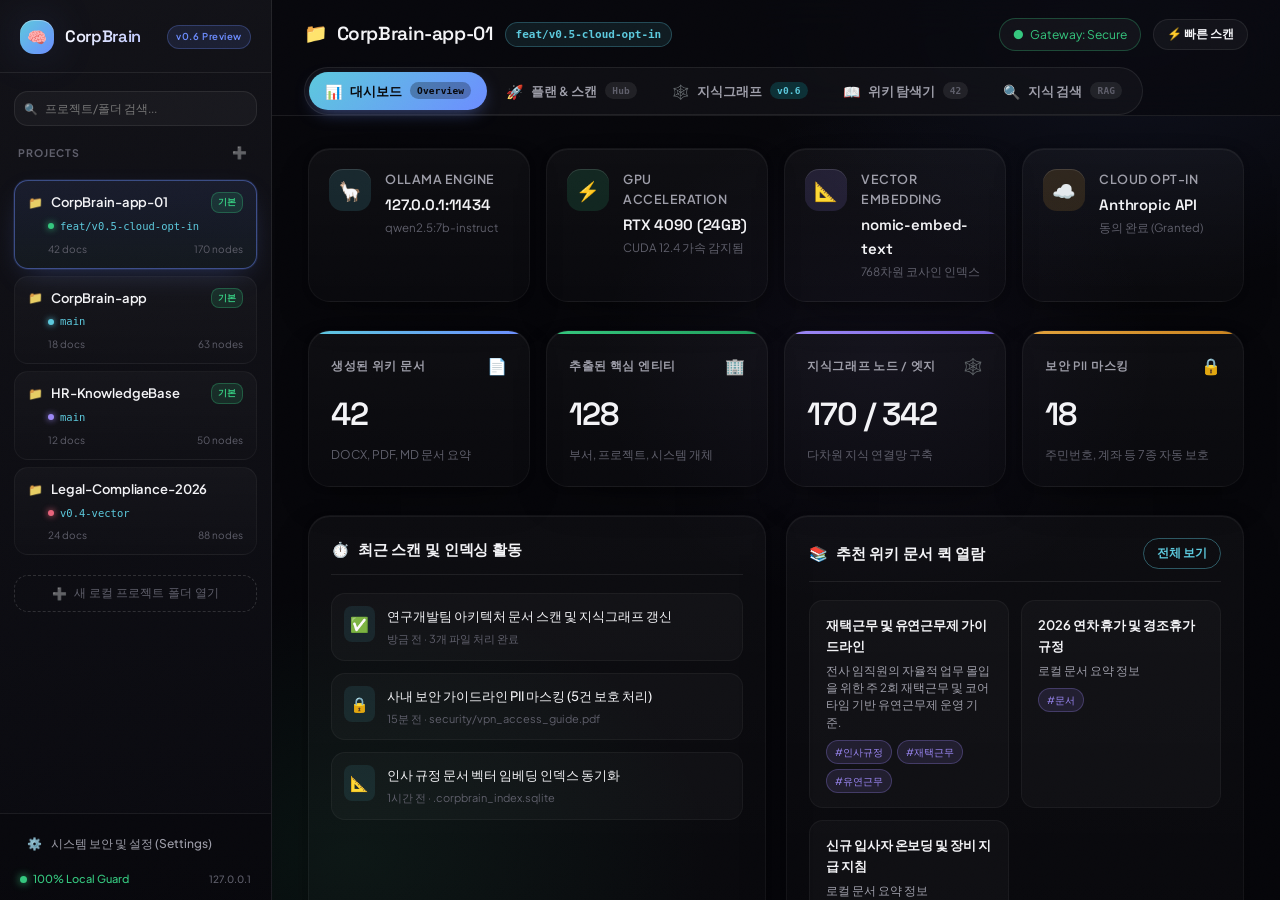
<file: gui_preview/variants/soft/index.html>
<!DOCTYPE html>
<html lang="ko">
<head>
  <meta charset="UTF-8">
  <meta name="viewport" content="width=device-width, initial-scale=1.0">
  <title>CorpBrain v0.6 GUI - 100% 로컬 AI 지식 관리 솔루션</title>
  <link rel="preconnect" href="https://fonts.googleapis.com">
  <link rel="preconnect" href="https://fonts.gstatic.com" crossorigin>
  <link href="https://fonts.googleapis.com/css2?family=Space+Grotesk:wght@500;600;700&family=Plus+Jakarta+Sans:wght@400;500;600;700;800&display=swap" rel="stylesheet">
  <link rel="stylesheet" href="style.css">
</head>
<body>
  <div class="bg-grain" aria-hidden="true"></div>

  <!-- =========================================================================
       Left Sidebar: Projects & Workspace Explorer (Slim & Focused)
       ========================================================================= -->
  <aside id="app-sidebar">
    <!-- Brand Section -->
    <div class="brand-section">
      <div class="brand-left">
        <div class="brand-icon">🧠</div>
        <div class="brand-info">
          <h1>CorpBrain</h1>
        </div>
      </div>
      <span class="brand-badge">v0.6 Preview</span>
    </div>

    <div class="sidebar-scroll-area">
      <!-- 1. Quick Project Search -->
      <div class="sidebar-search-box">
        <span class="sidebar-search-icon">🔍</span>
        <input type="text" class="sidebar-search-input" id="project-search-input" placeholder="프로젝트/폴더 검색...">
      </div>

      <!-- 2. Projects / Workspace Directory Section -->
      <div class="projects-header">
        <span class="projects-title">Projects</span>
        <div class="projects-actions">
          <button class="btn-icon-subtle" title="새 프로젝트 추가" id="btn-add-project">➕</button>
        </div>
      </div>

      <div class="project-list" id="project-list-container">
        
        <!-- Project 1: CorpBrain-app-01 (Active) -->
        <div class="project-card-item active" data-project-id="p1">
          <div class="project-card-top">
            <span class="project-card-icon">📁</span>
            <span class="project-card-name">CorpBrain-app-01</span>
            <span class="project-card-badge">기본</span>
          </div>
          <div class="project-card-branch">
            <div class="branch-dot"></div>
            <span>feat/v0.5-cloud-opt-in</span>
          </div>
          <div class="project-card-meta">
            <span>42 docs</span>
            <span>170 nodes</span>
          </div>
        </div>

        <!-- Project 2: CorpBrain-app -->
        <div class="project-card-item" data-project-id="p2">
          <div class="project-card-top">
            <span class="project-card-icon" style="color:var(--accent-cyan)">📁</span>
            <span class="project-card-name">CorpBrain-app</span>
            <span class="project-card-badge">기본</span>
          </div>
          <div class="project-card-branch">
            <div class="branch-dot" style="background:var(--accent-cyan); box-shadow:0 0 6px var(--accent-cyan)"></div>
            <span>main</span>
          </div>
          <div class="project-card-meta">
            <span>18 docs</span>
            <span>63 nodes</span>
          </div>
        </div>

        <!-- Project 3: HR-KnowledgeBase -->
        <div class="project-card-item" data-project-id="p3">
          <div class="project-card-top">
            <span class="project-card-icon" style="color:var(--accent-purple)">📁</span>
            <span class="project-card-name">HR-KnowledgeBase</span>
            <span class="project-card-badge">기본</span>
          </div>
          <div class="project-card-branch">
            <div class="branch-dot" style="background:var(--accent-purple); box-shadow:0 0 6px var(--accent-purple)"></div>
            <span>main</span>
          </div>
          <div class="project-card-meta">
            <span>12 docs</span>
            <span>50 nodes</span>
          </div>
        </div>

        <!-- Project 4: Legal-Compliance-2026 -->
        <div class="project-card-item" data-project-id="p4">
          <div class="project-card-top">
            <span class="project-card-icon" style="color:var(--accent-rose)">📁</span>
            <span class="project-card-name">Legal-Compliance-2026</span>
          </div>
          <div class="project-card-branch">
            <div class="branch-dot" style="background:var(--accent-rose); box-shadow:0 0 6px var(--accent-rose)"></div>
            <span>v0.4-vector</span>
          </div>
          <div class="project-card-meta">
            <span>24 docs</span>
            <span>88 nodes</span>
          </div>
        </div>

      </div>

      <button class="btn-add-project-sidebar" id="btn-add-folder">
        <span>➕</span>
        <span>새 로컬 프로젝트 폴더 열기</span>
      </button>

    </div>

    <!-- 3. Sidebar Global Footer -->
    <div class="sidebar-global-footer">
      <div class="global-nav-item" data-view="settings">
        <span>⚙️</span>
        <span>시스템 보안 및 설정 (Settings)</span>
      </div>

      <div class="local-indicator">
        <div style="display:flex; align-items:center; gap:6px;">
          <div class="pulse-dot"></div>
          <span>100% Local Guard</span>
        </div>
        <span style="font-size:10px; color:var(--text-muted)">127.0.0.1</span>
      </div>
    </div>
  </aside>

  <!-- =========================================================================
       Main Workspace with 2-Row Top Header & Horizontal Tabs
       ========================================================================= -->
  <main id="app-main">
    <!-- Top 2-Row Header -->
    <header id="app-header">
      <!-- Row 1: Workspace Title & Actions -->
      <div class="header-top-row">
        <div class="header-workspace-info">
          <div class="header-workspace-title">
            <span>📁</span>
            <span id="current-project-title">CorpBrain-app-01</span>
          </div>
          <span class="header-branch-pill" id="current-project-branch">feat/v0.5-cloud-opt-in</span>
        </div>

        <div class="header-actions">
          <div class="status-chip success">
            <span>●</span>
            <span>Gateway: Secure</span>
          </div>
          <button class="btn btn-secondary btn-sm" onclick="switchView('scan')">⚡ 빠른 스캔</button>
        </div>
      </div>

      <!-- Row 2: Top Horizontal Workspace Navigation Tabs (GitHub / Linear Style) -->
      <nav class="project-top-tabs">
        <div class="tab-item active" data-view="dashboard">
          <span class="tab-icon">📊</span>
          <span>대시보드</span>
          <span class="tab-badge" id="tab-badge-dashboard">Overview</span>
        </div>
        <div class="tab-item" data-view="scan">
          <span class="tab-icon">🚀</span>
          <span>플랜 & 스캔</span>
          <span class="tab-badge" id="tab-badge-scan">Hub</span>
        </div>
        <div class="tab-item" data-view="graph">
          <span class="tab-icon">🕸️</span>
          <span>지식그래프</span>
          <span class="tab-badge" id="tab-badge-graph" style="background:rgba(0,242,254,0.15); color:var(--accent-cyan)">v0.6</span>
        </div>
        <div class="tab-item" data-view="wiki">
          <span class="tab-icon">📖</span>
          <span>위키 탐색기</span>
          <span class="tab-badge" id="tab-badge-wiki">42</span>
        </div>
        <div class="tab-item" data-view="search">
          <span class="tab-icon">🔍</span>
          <span>지식 검색</span>
          <span class="tab-badge" id="tab-badge-search">RAG</span>
        </div>
      </nav>
    </header>

    <!-- =======================================================================
         View 1: Dashboard View
         ======================================================================= -->
    <section id="view-dashboard" class="view-content active">
      <div class="dashboard-grid">
        
        <!-- Doctor Health Checks -->
        <div class="doctor-cards-grid">
          <div class="doctor-card">
            <div class="doctor-card-icon ollama">🦙</div>
            <div class="doctor-card-content">
              <div class="doctor-card-title">Ollama Engine</div>
              <div class="doctor-card-value">127.0.0.1:11434</div>
              <div class="doctor-card-sub">qwen2.5:7b-instruct</div>
            </div>
          </div>

          <div class="doctor-card">
            <div class="doctor-card-icon gpu">⚡</div>
            <div class="doctor-card-content">
              <div class="doctor-card-title">GPU Acceleration</div>
              <div class="doctor-card-value">RTX 4090 (24GB)</div>
              <div class="doctor-card-sub">CUDA 12.4 가속 감지됨</div>
            </div>
          </div>

          <div class="doctor-card">
            <div class="doctor-card-icon embed">📐</div>
            <div class="doctor-card-content">
              <div class="doctor-card-title">Vector Embedding</div>
              <div class="doctor-card-value">nomic-embed-text</div>
              <div class="doctor-card-sub">768차원 코사인 인덱스</div>
            </div>
          </div>

          <div class="doctor-card">
            <div class="doctor-card-icon cloud">☁️</div>
            <div class="doctor-card-content">
              <div class="doctor-card-title">Cloud Opt-in</div>
              <div class="doctor-card-value">Anthropic API</div>
              <div class="doctor-card-sub">동의 완료 (Granted)</div>
            </div>
          </div>
        </div>

        <!-- Metrics Row -->
        <div class="metrics-row">
          <div class="metric-box">
            <div class="metric-header">
              <span class="metric-title">생성된 위키 문서</span>
              <span>📄</span>
            </div>
            <div class="metric-number" id="metric-wiki-count">42</div>
            <div class="metric-desc">DOCX, PDF, MD 문서 요약</div>
          </div>

          <div class="metric-box emerald">
            <div class="metric-header">
              <span class="metric-title">추출된 핵심 엔티티</span>
              <span>🏢</span>
            </div>
            <div class="metric-number" id="metric-entity-count">128</div>
            <div class="metric-desc">부서, 프로젝트, 시스템 개체</div>
          </div>

          <div class="metric-box purple">
            <div class="metric-header">
              <span class="metric-title">지식그래프 노드 / 엣지</span>
              <span>🕸️</span>
            </div>
            <div class="metric-number" id="metric-graph-count">170 / 342</div>
            <div class="metric-desc">다차원 지식 연결망 구축</div>
          </div>

          <div class="metric-box amber">
            <div class="metric-header">
              <span class="metric-title">보안 PII 마스킹</span>
              <span>🔒</span>
            </div>
            <div class="metric-number" id="metric-pii-count">18</div>
            <div class="metric-desc">주민번호, 계좌 등 7종 자동 보호</div>
          </div>
        </div>

        <!-- Bottom Grid -->
        <div class="dashboard-bottom-grid">
          <!-- Recent Activity -->
          <div class="dash-panel">
            <div class="dash-panel-header">
              <div class="dash-panel-title"><span>⏱️</span> 최근 스캔 및 인덱싱 활동</div>
            </div>
            <div class="activity-list" id="dashboard-activity-list">
              <!-- Rendered by JS -->
            </div>
          </div>

          <!-- Quick Wiki Cards -->
          <div class="dash-panel">
            <div class="dash-panel-header">
              <div class="dash-panel-title"><span>📚</span> 추천 위키 문서 퀵 열람</div>
              <button class="btn btn-outline btn-sm" onclick="switchView('wiki')">전체 보기</button>
            </div>
            <div class="wiki-card-grid" id="quick-wiki-container">
              <!-- Dynamically Populated -->
            </div>
          </div>
        </div>

      </div>
    </section>

    <!-- =======================================================================
         View 2: Plan & Scan Hub
         ======================================================================= -->
    <section id="view-scan" class="view-content">
      <div class="scan-container">
        
        <!-- Scan Config Form -->
        <div class="config-card">
          <div class="form-grid">
            <div class="form-group">
              <label class="form-label">📂 스캔 대상 입력 폴더 (Input Folder)</label>
              <input type="text" class="form-input" value="./CorpBrain-app-01/inbox" id="scan-input-folder">
            </div>
            <div class="form-group">
              <label class="form-label">📁 위키 출력 폴더 (Output Folder)</label>
              <input type="text" class="form-input" value="./CorpBrain-app-01/corpbrain_wiki" id="scan-output-folder">
            </div>
            <div class="form-group">
              <label class="form-label">🤖 요약 엔진 (Summarize Engine)</label>
              <select class="form-select" id="scan-engine-select">
                <option value="local">Local (Ollama - qwen2.5:7b-instruct)</option>
                <option value="cloud">Cloud (Anthropic Claude Haiku - 옵트인 동의 완료)</option>
              </select>
            </div>
            <div class="form-group">
              <label class="form-label">📐 임베딩 모델 (Vector Embedding)</label>
              <input type="text" class="form-input" value="nomic-embed-text (로컬 고정)" readonly style="color:var(--text-muted)">
            </div>
          </div>

          <div class="gate-toggles">
            <label class="toggle-label">
              <input type="checkbox" checked id="gate-gpu"> GPU 가속 필수 검사 (v0.3 Gate)
            </label>
            <label class="toggle-label">
              <input type="checkbox" checked id="gate-size"> 최대 파일 크기 제한 (20MB)
            </label>
            <label class="toggle-label">
              <input type="checkbox" checked id="gate-token"> 토큰 예산 상한 제한 (200,000 Tokens)
            </label>
          </div>

          <div class="scan-actions-bar">
            <button class="btn btn-secondary" id="btn-run-plan">📊 Pre-scan 계량 실행 (Plan)</button>
            <button class="btn btn-primary" id="btn-run-scan">⚡ 전체 스캔 및 위키 생성 시작 (Scan)</button>
          </div>
        </div>

        <!-- Pre-Scan (Plan) Report Card -->
        <div class="plan-report-card" id="plan-report-card" style="display:none;">
          <div class="dash-panel-title" style="margin-bottom:12px;">📊 Pre-Scan 계량 리포트 (LLM/네트워크 0회)</div>
          
          <div class="plan-stats-bar">
            <div class="plan-stat-item">
              <div class="plan-stat-label">스캔 대상 파일</div>
              <div class="plan-stat-val" id="plan-stat-files">5개 문서</div>
            </div>
            <div class="plan-stat-item">
              <div class="plan-stat-label">예상 총 토큰 수</div>
              <div class="plan-stat-val" id="plan-stat-tokens">24,500 Tokens</div>
            </div>
            <div class="plan-stat-item">
              <div class="plan-stat-label">GPU 예상 소요시간</div>
              <div class="plan-stat-val" id="plan-stat-time">약 18초</div>
            </div>
            <div class="plan-stat-item">
              <div class="plan-stat-label">게이트 판정</div>
              <div class="plan-stat-val" style="color:var(--accent-emerald)">PASS (모두 통과)</div>
            </div>
          </div>

          <div class="table-wrapper">
            <table class="data-table">
              <thead>
                <tr>
                  <th>파일명</th>
                  <th>형식</th>
                  <th>파일 크기</th>
                  <th>중요도 점수</th>
                  <th>예상 토큰</th>
                  <th>게이트 판정</th>
                </tr>
              </thead>
              <tbody id="plan-table-tbody">
                <tr>
                  <td>hr/remote_work_policy.docx</td>
                  <td>.docx</td>
                  <td>1.4 MB</td>
                  <td><span class="badge-status pass">88점 (높음)</span></td>
                  <td>4,200 t</td>
                  <td><span class="badge-status pass">PASS</span></td>
                </tr>
                <tr>
                  <td>hr/annual_leave_2026.pdf</td>
                  <td>.pdf</td>
                  <td>890 KB</td>
                  <td><span class="badge-status pass">75점 (보통)</span></td>
                  <td>2,800 t</td>
                  <td><span class="badge-status pass">PASS</span></td>
                </tr>
                <tr>
                  <td>security/vpn_access_guide.pdf</td>
                  <td>.pdf</td>
                  <td>3.2 MB</td>
                  <td><span class="badge-status pass">92점 (최상)</span></td>
                  <td>8,500 t</td>
                  <td><span class="badge-status pass">PASS</span></td>
                </tr>
                <tr>
                  <td>security/pii_handling_standard.docx</td>
                  <td>.docx</td>
                  <td>1.8 MB</td>
                  <td><span class="badge-status pass">85점 (높음)</span></td>
                  <td>5,100 t</td>
                  <td><span class="badge-status pass">PASS</span></td>
                </tr>
                <tr>
                  <td>rnd/corpbain_arch_spec.md</td>
                  <td>.md</td>
                  <td>1.1 MB</td>
                  <td><span class="badge-status pass">90점 (최상)</span></td>
                  <td>3,900 t</td>
                  <td><span class="badge-status pass">PASS</span></td>
                </tr>
              </tbody>
            </table>
          </div>
        </div>

        <!-- Live Scan Progress Stream Card -->
        <div class="scan-progress-card" id="scan-progress-card" style="display:none;">
          <div class="progress-header">
            <div class="dash-panel-title">⚡ 실시간 파이프라인 처리 스트림</div>
            <div style="font-weight:700; color:var(--accent-cyan);" id="scan-progress-percent">0%</div>
          </div>
          <div class="progress-bar-container">
            <div class="progress-bar-fill" id="scan-progress-fill"></div>
          </div>
          <div class="stream-log-box" id="scan-log-stream">
            <!-- Log entries stream -->
          </div>
        </div>

      </div>
    </section>

    <!-- =======================================================================
         View 3: Knowledge Graph View (v0.6 Signature)
         ======================================================================= -->
    <section id="view-graph" class="view-content" style="padding:16px;">
      <div class="graph-view-wrapper">
        <canvas id="graph-canvas"></canvas>

        <!-- Canvas Controls -->
        <div class="graph-toolbar">
          <button class="btn btn-secondary btn-sm" id="btn-zoom-in">➕ 줌 인</button>
          <button class="btn btn-secondary btn-sm" id="btn-zoom-out">➖ 줌 아웃</button>
          <button class="btn btn-secondary btn-sm" id="btn-zoom-reset">🎯 중앙 정렬</button>
        </div>

        <!-- Legend -->
        <div class="graph-legend">
          <div class="legend-item">
            <div class="legend-dot doc"></div>
            <span id="legend-doc-count">문서 노드 (42)</span>
          </div>
          <div class="legend-item">
            <div class="legend-dot entity"></div>
            <span id="legend-entity-count">엔티티 노드 (128)</span>
          </div>
          <div class="legend-item">
            <div class="legend-dot tag"></div>
            <span id="legend-tag-count">분류 태그 (18)</span>
          </div>
        </div>

        <!-- Side Inspector Panel -->
        <div class="graph-inspector-panel" id="graph-inspector-panel">
          <div class="inspector-header">
            <div>
              <div class="inspector-type" id="inspector-node-type">DOCUMENT</div>
              <div class="inspector-title" id="inspector-node-title">문서 제목</div>
            </div>
            <button class="close-btn" id="btn-close-inspector">&times;</button>
          </div>

          <div class="inspector-section-title">📌 핵심 요약</div>
          <div class="inspector-summary" id="inspector-summary-text">
            문서 요약 정보가 표시됩니다.
          </div>

          <div class="inspector-section-title">🔗 연결된 지식 노드 (이웃 관계)</div>
          <div class="connected-nodes-list" id="inspector-connected-list">
            <!-- Connected items -->
          </div>

          <button class="btn btn-primary btn-sm" id="btn-open-wiki-from-graph" style="margin-top:auto;">
            📖 위키 리더에서 전체 문서 열기
          </button>
        </div>

      </div>
    </section>

    <!-- =======================================================================
         View 4: Wiki Explorer & Reader
         ======================================================================= -->
    <section id="view-wiki" class="view-content" style="padding:16px;">
      <div class="wiki-split-layout">
        
        <!-- Left: Tree Panel -->
        <div class="wiki-tree-panel">
          <input type="text" class="tree-search-input" placeholder="위키 문서 검색...">
          <div id="wiki-tree-container" style="display:flex; flex-direction:column; gap:12px;">
            <!-- Tree list rendered by JS -->
          </div>
        </div>

        <!-- Center: Markdown Reader Main -->
        <div class="wiki-reader-main" id="wiki-reader-content">
          <!-- Rendered by JS -->
        </div>

        <!-- Right: Wiki Context Panel -->
        <div class="wiki-context-panel">
          <div class="dash-panel-title" style="font-size:13px;">📋 문서 메타 정보</div>
          <div style="font-size:12px; color:var(--text-secondary); line-height:1.6;">
            <div>원문 형식: <strong style="color:var(--text-primary)" id="meta-doc-format">DOCX 텍스트</strong></div>
            <div>스캔 소요: <strong style="color:var(--text-primary)">2.4초</strong></div>
            <div>임베딩 차원: <strong style="color:var(--text-primary)">768 dim</strong></div>
          </div>

          <div class="dash-panel-title" style="font-size:13px; margin-top:10px;">🔒 PII 마스킹 이력</div>
          <div style="font-size:11px; color:var(--accent-amber); background:rgba(245,158,11,0.1); padding:8px; border-radius:var(--radius-sm); border:1px solid rgba(245,158,11,0.2);">
            • 휴대전화번호 1건 마스킹<br>
            • 사내 이메일 1건 마스킹
          </div>

          <div class="dash-panel-title" style="font-size:13px; margin-top:10px;">🕸️ 지식그래프 연관 문서</div>
          <div class="connected-nodes-list">
            <div class="connected-node-item" onclick="switchView('graph')">
              <span>사내 보안 인증 가이드</span>
              <span class="badge-status pass">ref</span>
            </div>
            <div class="connected-node-item" onclick="switchView('graph')">
              <span>2026 연차 휴가 규정</span>
              <span class="badge-status pass">tag</span>
            </div>
          </div>
        </div>

      </div>
    </section>

    <!-- =======================================================================
         View 5: Hybrid Search
         ======================================================================= -->
    <section id="view-search" class="view-content">
      <div class="search-view-container">
        
        <div class="search-input-box">
          <span class="search-icon-pos">🔍</span>
          <input type="text" id="hybrid-search-input" placeholder="현재 프로젝트 문서에서 검색할 키워드를 입력하세요... (예: 재택근무 코어타임, VPN 접속)">
        </div>

        <div class="search-suggestions">
          <span>추천 검색어:</span>
          <span class="suggestion-chip">재택근무 규정</span>
          <span class="suggestion-chip">VPN 접속 및 2단계 인증</span>
          <span class="suggestion-chip">CorpBrain 아키텍처</span>
          <span class="suggestion-chip">개인정보 PII 표준</span>
        </div>

        <div class="search-results-list" id="hybrid-search-results">
          <!-- Populated by JS -->
        </div>

      </div>
    </section>

    <!-- =======================================================================
         View 6: Settings & Governance (Global Scope)
         ======================================================================= -->
    <section id="view-settings" class="view-content">
      <div class="settings-container">
        
        <!-- Cloud Opt-in Consent -->
        <div class="settings-card">
          <div class="settings-card-title"><span>☁️</span> 클라우드 엔진 옵트인 동의 관리 (corpbrain consent)</div>
          <div class="settings-card-desc">
            기본 동작은 100% 로컬(Ollama)이며, 동의를 부여한 경우에만 Anthropic API 클라우드 요약 경로를 사용합니다.
          </div>

          <div class="consent-toggle-row">
            <div>
              <div style="font-weight:600; font-size:14px;">클라우드 요약 엔진 사용 동의 (Anthropic Claude)</div>
              <div style="font-size:12px; color:var(--text-muted); margin-top:2px;" id="cloud-consent-status">동의 부여됨 (Granted)</div>
            </div>
            <label class="switch">
              <input type="checkbox" checked id="cloud-consent-toggle">
              <span class="slider"></span>
            </label>
          </div>
        </div>

        <!-- PII Rules -->
        <div class="settings-card">
          <div class="settings-card-title"><span>🔒</span> 한국 특화 7종 PII 마스킹 규칙 및 실시간 테스터</div>
          <div class="settings-card-desc">
            외부 클라우드 전송 전 단일 관문(Gateway)에서 정규식 기반으로 자동 탐지 및 마스킹 처리됩니다.
          </div>

          <div class="pii-rules-grid">
            <div class="pii-rule-item">1. 주민등록번호</div>
            <div class="pii-rule-item">2. 휴대전화번호</div>
            <div class="pii-rule-item">3. 이메일 주소</div>
            <div class="pii-rule-item">4. 계좌번호</div>
            <div class="pii-rule-item">5. 신용카드번호</div>
            <div class="pii-rule-item">6. 사업자등록번호</div>
          </div>

          <div class="pii-tester-box">
            <label class="form-label">실시간 PII 마스킹 테스트 인풋:</label>
            <input type="text" class="form-input" id="pii-test-input" value="담당자 홍길동(010-1234-5678, test@corp.com) 주민번호 900101-1234567">
            <label class="form-label" style="margin-top:8px;">마스킹 처리 결과 (Gateway 통과 Payload):</label>
            <input type="text" class="form-input" id="pii-test-output" value="담당자 홍길동([PII: 휴대전화번호:***], [PII: 이메일:***]) 주민번호 [PII: 주민등록번호:***]" readonly style="color:var(--accent-amber)">
          </div>
        </div>

      </div>
    </section>

  </main>

  <script src="app.js"></script>
</body>
</html>
</file>
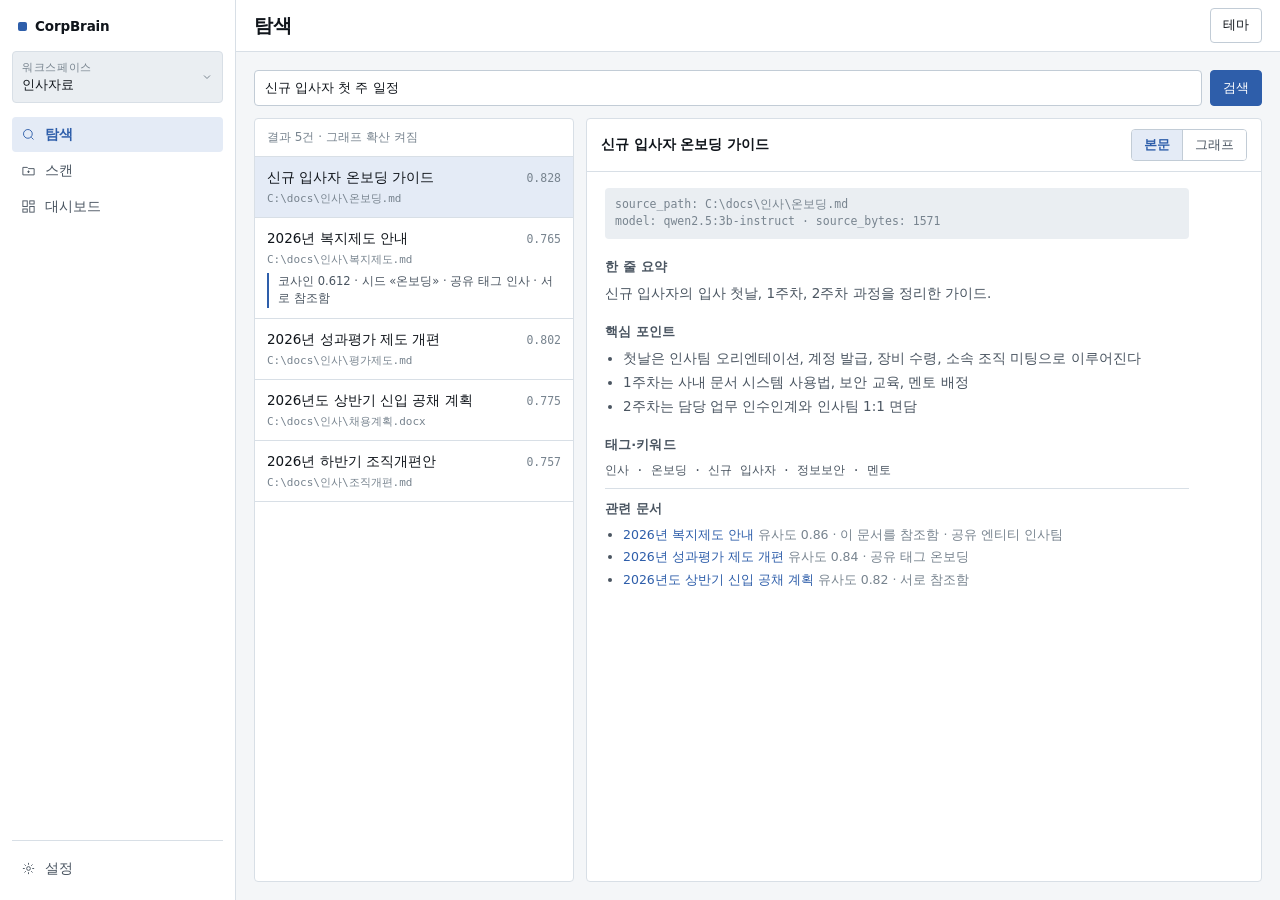
<file: docs/design/corpbrain-v0.9-ui-mockup.html>
<!doctype html>
<html lang="ko">
<head>
<meta charset="utf-8">
<meta name="viewport" content="width=device-width, initial-scale=1">
<!-- CorpBrain v0.9 GUI 디자인 목업. 데이터는 전부 하드코딩이며 코어를 호출하지 않는다.
     설계 근거: docs/design/corpbrain-v0.9-ui-spec.md · 계약: static/docs/specs/features/corpbrain-v0.9-web-gui.md -->
<title>CorpBrain 워크벤치</title>
<style>
:root{
  --bg:#F4F6F8; --surface:#FFFFFF; --surface-2:#EAEEF2;
  --ink:#10151B; --ink-2:#4A5561; --ink-3:#78848F;
  --line:#D8DFE6; --line-2:#C2CCD6;
  --accent:#2E5EAA; --accent-ink:#FFFFFF; --accent-soft:#E4EBF6;
  --ok:#166534; --ok-soft:#DEF0E4;
  --warn:#9A5B12; --warn-soft:#F7EBDA;
  --stop:#A32620; --stop-soft:#F7E1DF;
  --font-ui:-apple-system,BlinkMacSystemFont,"Segoe UI","Malgun Gothic","Apple SD Gothic Neo",system-ui,sans-serif;
  --font-mono:ui-monospace,SFMono-Regular,Consolas,"D2Coding",monospace;
  --r:4px;
  color-scheme:light;
}
@media (prefers-color-scheme:dark){
  :root:not([data-theme="light"]){
    --bg:#0E1319; --surface:#151B23; --surface-2:#1D242D;
    --ink:#E4E9EE; --ink-2:#A6B1BC; --ink-3:#76828F;
    --line:#28313B; --line-2:#39434F;
    --accent:#7FA9E8; --accent-ink:#0E1319; --accent-soft:#1B2635;
    --ok:#5FB584; --ok-soft:#16281F;
    --warn:#D2984B; --warn-soft:#2B2317;
    --stop:#DE8B84; --stop-soft:#2E1B1A;
    color-scheme:dark;
  }
}
:root[data-theme="dark"]{
  --bg:#0E1319; --surface:#151B23; --surface-2:#1D242D;
  --ink:#E4E9EE; --ink-2:#A6B1BC; --ink-3:#76828F;
  --line:#28313B; --line-2:#39434F;
  --accent:#7FA9E8; --accent-ink:#0E1319; --accent-soft:#1B2635;
  --ok:#5FB584; --ok-soft:#16281F;
  --warn:#D2984B; --warn-soft:#2B2317;
  --stop:#DE8B84; --stop-soft:#2E1B1A;
  color-scheme:dark;
}

*{box-sizing:border-box}
body{
  margin:0;background:var(--bg);color:var(--ink);
  font-family:var(--font-ui);font-size:13.5px;line-height:1.55;
  -webkit-font-smoothing:antialiased;
}
button,input,select,textarea{font:inherit;color:inherit}
.mono{font-family:var(--font-mono);font-variant-numeric:tabular-nums}
:focus-visible{outline:2px solid var(--accent);outline-offset:2px;border-radius:2px}

/* ---------- shell ---------- */
.app{display:grid;grid-template-columns:236px minmax(0,1fr);min-height:100vh}
@media (max-width:900px){.app{grid-template-columns:1fr}}

/* ---------- sidebar ---------- */
.side{
  background:var(--surface);border-right:1px solid var(--line);
  display:flex;flex-direction:column;padding:14px 12px;gap:14px;
}
@media (max-width:900px){.side{border-right:none;border-bottom:1px solid var(--line)}}
.brand{display:flex;align-items:center;gap:8px;padding:2px 6px 0;font-weight:600;letter-spacing:-.01em}
.brand .dot{width:9px;height:9px;border-radius:2px;background:var(--accent);flex:none}
.ws{
  width:100%;background:var(--surface-2);border:1px solid var(--line);border-radius:var(--r);
  padding:7px 9px;font-size:13px;font-weight:500;cursor:pointer;text-align:left;
  display:flex;align-items:center;justify-content:space-between;gap:8px;
  transition:border-color .12s,background .12s;
}
.ws:hover{border-color:var(--line-2)}
.ws .cap{font-size:10.5px;font-weight:500;color:var(--ink-3);display:block;letter-spacing:.06em}
.ws svg{flex:none;color:var(--ink-3)}
nav{display:flex;flex-direction:column;gap:1px}
.nav-item{
  display:flex;align-items:center;gap:9px;width:100%;
  background:none;border:0;border-radius:var(--r);padding:7px 9px;
  font-size:13.5px;color:var(--ink-2);cursor:pointer;text-align:left;
  transition:background .12s,color .12s;
}
.nav-item:hover{background:var(--surface-2);color:var(--ink)}
.nav-item[aria-current="page"]{background:var(--accent-soft);color:var(--accent);font-weight:600}
.nav-item svg{flex:none}
.side-foot{margin-top:auto;border-top:1px solid var(--line);padding-top:10px;display:flex;flex-direction:column;gap:1px}

/* ---------- main ---------- */
main{min-width:0;display:flex;flex-direction:column}
.bar{
  height:52px;flex:none;border-bottom:1px solid var(--line);background:var(--surface);
  display:flex;align-items:center;justify-content:space-between;gap:12px;padding:0 18px;
}
.bar h1{margin:0;font-size:19px;font-weight:600;letter-spacing:-.01em}
.bar .tools{display:flex;align-items:center;gap:8px}
.view{padding:18px;display:none;min-width:0}
.view.on{display:block}

/* ---------- controls ---------- */
.btn{
  border:1px solid var(--line-2);background:var(--surface);color:var(--ink);
  border-radius:var(--r);padding:6px 12px;font-size:13px;cursor:pointer;
  transition:background .12s,border-color .12s;white-space:nowrap;
}
.btn:hover{background:var(--surface-2)}
.btn:active{transform:translateY(1px)}
.btn.primary{background:var(--accent);border-color:var(--accent);color:var(--accent-ink);font-weight:500}
.btn.primary:hover{filter:brightness(1.08)}
.btn.danger{color:var(--stop);border-color:var(--stop)}
.btn.danger:hover{background:var(--stop-soft)}
.btn[disabled]{opacity:.5;cursor:not-allowed}
label.f{display:block;font-size:12px;font-weight:500;color:var(--ink-2);margin-bottom:4px}
.in{
  width:100%;background:var(--surface);border:1px solid var(--line-2);border-radius:var(--r);
  padding:7px 10px;font-size:13px;transition:border-color .12s;
}
.in:hover{border-color:var(--ink-3)}
.in::placeholder{color:var(--ink-3)}
.seg{display:inline-flex;border:1px solid var(--line-2);border-radius:var(--r);overflow:hidden}
.seg button{
  border:0;background:var(--surface);padding:5px 12px;font-size:12.5px;color:var(--ink-2);cursor:pointer;
  transition:background .12s,color .12s;
}
.seg button+button{border-left:1px solid var(--line-2)}
.seg button[aria-pressed="true"]{background:var(--accent-soft);color:var(--accent);font-weight:600}

.chip{display:inline-block;font-family:var(--font-mono);font-size:11px;border-radius:2px;padding:1px 6px;white-space:nowrap}
.chip.ok{background:var(--ok-soft);color:var(--ok)}
.chip.warn{background:var(--warn-soft);color:var(--warn)}
.chip.stop{background:var(--stop-soft);color:var(--stop)}
.chip.mute{background:var(--surface-2);color:var(--ink-3)}

.card{background:var(--surface);border:1px solid var(--line);border-radius:var(--r);padding:14px 16px}
.sec-h{font-size:14px;font-weight:600;margin:0 0 10px}
.hint{font-size:12px;color:var(--ink-3);margin:0}

/* ---------- 탐색 ---------- */
.explore{display:flex;flex-direction:column;gap:12px;height:calc(100vh - 52px - 36px)}
.searchrow{display:flex;gap:8px}
.searchrow .in{flex:1}
.panes{display:grid;grid-template-columns:320px minmax(0,1fr);gap:12px;flex:1;min-height:0}
@media (max-width:1100px){.panes{grid-template-columns:1fr;height:auto}.explore{height:auto}}
.results{background:var(--surface);border:1px solid var(--line);border-radius:var(--r);overflow-y:auto;min-height:0}
.results .meta{padding:9px 12px;border-bottom:1px solid var(--line);font-size:12px;color:var(--ink-3)}
.hit{
  display:block;width:100%;text-align:left;background:none;border:0;
  border-bottom:1px solid var(--line);padding:10px 12px;cursor:pointer;
  transition:background .12s;
}
.hit:hover{background:var(--surface-2)}
.hit[aria-selected="true"]{background:var(--accent-soft)}
.hit .top{display:flex;align-items:baseline;justify-content:space-between;gap:8px}
.hit .t{font-size:13.5px;font-weight:500}
.hit .s{font-family:var(--font-mono);font-size:11.5px;color:var(--ink-3);font-variant-numeric:tabular-nums}
.hit .p{font-family:var(--font-mono);font-size:11px;color:var(--ink-3);margin-top:2px;word-break:break-all}
.hit .why{font-size:11.5px;color:var(--ink-2);margin-top:5px;padding-left:9px;border-left:2px solid var(--accent)}
.detail{background:var(--surface);border:1px solid var(--line);border-radius:var(--r);display:flex;flex-direction:column;min-height:0}
.detail-h{display:flex;align-items:center;justify-content:space-between;gap:10px;padding:10px 14px;border-bottom:1px solid var(--line)}
.detail-h .t{font-weight:600}
.doc{padding:16px 18px;overflow-y:auto;min-height:0}
.doc .body{max-width:68ch}
.doc h2{font-size:13px;font-weight:600;color:var(--ink-2);margin:18px 0 6px;letter-spacing:.01em}
.doc h2:first-child{margin-top:0}
.doc p{margin:0 0 8px;color:var(--ink-2)}
.doc ul{margin:0 0 8px;padding-left:18px;color:var(--ink-2)}
.doc li{margin-bottom:3px}
.fm{font-family:var(--font-mono);font-size:11.5px;color:var(--ink-3);background:var(--surface-2);border-radius:var(--r);padding:8px 10px;margin-bottom:14px;word-break:break-all}
.rel{margin-top:6px;border-top:1px solid var(--line);padding-top:10px}
.rel a{color:var(--accent);text-decoration:none}
.rel a:hover{text-decoration:underline}
.rel li{font-size:12.5px}
canvas{display:block;width:100%;height:100%}
.graphwrap{flex:1;min-height:320px;position:relative}
.legend{position:absolute;left:12px;bottom:12px;display:flex;gap:10px;font-size:11px;color:var(--ink-3);background:var(--surface);border:1px solid var(--line);border-radius:var(--r);padding:5px 9px}
.legend i{display:inline-block;width:8px;height:8px;border-radius:50%;margin-right:4px;vertical-align:middle}

/* ---------- 스캔 ---------- */
.scan-grid{display:grid;grid-template-columns:minmax(0,1fr) 300px;gap:12px;align-items:start}
@media (max-width:1000px){.scan-grid{grid-template-columns:1fr}}
.frow{display:grid;grid-template-columns:1fr 150px 1fr;gap:10px;margin-bottom:12px}
@media (max-width:760px){.frow{grid-template-columns:1fr}}
details.adv{border-top:1px solid var(--line);padding-top:10px;margin-top:4px}
details.adv summary{cursor:pointer;font-size:12.5px;color:var(--ink-2);list-style:none;display:flex;align-items:center;gap:6px}
details.adv summary::-webkit-details-marker{display:none}
details.adv summary .caret{transition:transform .12s}
details.adv[open] summary .caret{transform:rotate(90deg)}
.advgrid{display:grid;grid-template-columns:repeat(auto-fit,minmax(160px,1fr));gap:10px;margin-top:12px}
.check{display:flex;align-items:center;gap:7px;font-size:12.5px;color:var(--ink-2)}
.prog{height:6px;background:var(--surface-2);border-radius:2px;overflow:hidden;margin:10px 0 6px}
.prog i{display:block;height:100%;background:var(--accent);width:0;transition:width .3s linear}
.prog.indet i{width:35%;animation:slide 1.4s ease-in-out infinite}
@keyframes slide{0%{margin-left:-35%}100%{margin-left:100%}}
.log{font-family:var(--font-mono);font-size:11.5px;max-height:210px;overflow-y:auto;border-top:1px solid var(--line);margin-top:10px;padding-top:8px}
.log div{padding:2px 0;color:var(--ink-2);display:flex;gap:8px}
.log b{color:var(--ink-3);font-weight:400;flex:none}
.skiplist{border-top:1px solid var(--line);margin-top:12px;padding-top:10px}
.skiprow{display:flex;justify-content:space-between;gap:10px;font-size:12.5px;padding:3px 0;color:var(--ink-2)}

/* ---------- 대시보드 ---------- */
.tiles{display:grid;grid-template-columns:repeat(auto-fit,minmax(160px,1fr));gap:12px;margin-bottom:14px}
.tile{background:var(--surface);border:1px solid var(--line);border-radius:var(--r);padding:14px 16px}
.tile .n{font-family:var(--font-mono);font-size:26px;font-weight:600;letter-spacing:-.02em;font-variant-numeric:tabular-nums}
.tile .l{font-size:12px;color:var(--ink-3);margin-top:2px}
.two{display:grid;grid-template-columns:repeat(auto-fit,minmax(280px,1fr));gap:12px}
.kv{display:flex;justify-content:space-between;gap:10px;padding:5px 0;border-bottom:1px solid var(--line);font-size:12.5px}
.kv:last-child{border-bottom:0}
.kv span:last-child{font-family:var(--font-mono);color:var(--ink-2);font-variant-numeric:tabular-nums}

/* ---------- 설정 ---------- */
.doctor{display:flex;flex-direction:column}
.drow{display:flex;align-items:center;justify-content:space-between;gap:12px;padding:8px 0;border-bottom:1px solid var(--line)}
.drow:last-child{border-bottom:0}
.drow .l{display:flex;align-items:center;gap:9px}
.drow .fix{font-size:11.5px;color:var(--ink-3);font-family:var(--font-mono)}
.notice{background:var(--warn-soft);border:1px solid var(--warn);border-radius:var(--r);padding:11px 13px;font-size:12.5px;color:var(--ink);margin-bottom:12px}
.notice b{display:block;margin-bottom:5px;color:var(--warn)}
.notice ul{margin:0;padding-left:17px}
.wsrow{display:flex;align-items:center;justify-content:space-between;gap:10px;padding:8px 0;border-bottom:1px solid var(--line)}
.wsrow:last-child{border-bottom:0}
.wsrow .p{font-family:var(--font-mono);font-size:11px;color:var(--ink-3);word-break:break-all}

.empty{text-align:center;padding:38px 20px;color:var(--ink-3)}
.empty p{margin:0 0 10px;font-size:13px}

@media (prefers-reduced-motion:reduce){
  *{transition:none!important;animation:none!important}
}
</style>
</head>
<body>

<div class="app">

  <aside class="side">
    <div class="brand"><span class="dot"></span>CorpBrain</div>

    <button class="ws" id="wsBtn" aria-haspopup="listbox">
      <span><span class="cap">워크스페이스</span>인사자료</span>
      <svg width="12" height="12" viewBox="0 0 24 24" fill="none" stroke="currentColor" stroke-width="2" aria-hidden="true"><path d="M6 9l6 6 6-6"/></svg>
    </button>

    <nav aria-label="주요 화면">
      <button class="nav-item" data-view="explore" aria-current="page">
        <svg width="15" height="15" viewBox="0 0 24 24" fill="none" stroke="currentColor" stroke-width="1.5" aria-hidden="true"><circle cx="11" cy="11" r="7"/><path d="M20 20l-3.5-3.5"/></svg>
        탐색
      </button>
      <button class="nav-item" data-view="scan">
        <svg width="15" height="15" viewBox="0 0 24 24" fill="none" stroke="currentColor" stroke-width="1.5" aria-hidden="true"><path d="M3 7h7l2 2h9v10H3z"/><path d="M12 12v4M10 14h4"/></svg>
        스캔
      </button>
      <button class="nav-item" data-view="dash">
        <svg width="15" height="15" viewBox="0 0 24 24" fill="none" stroke="currentColor" stroke-width="1.5" aria-hidden="true"><rect x="3" y="3" width="7" height="9"/><rect x="14" y="3" width="7" height="5"/><rect x="14" y="12" width="7" height="9"/><rect x="3" y="16" width="7" height="5"/></svg>
        대시보드
      </button>
    </nav>

    <div class="side-foot">
      <button class="nav-item" data-view="settings">
        <svg width="15" height="15" viewBox="0 0 24 24" fill="none" stroke="currentColor" stroke-width="1.5" aria-hidden="true"><circle cx="12" cy="12" r="3"/><path d="M12 3v3M12 18v3M3 12h3M18 12h3M5.6 5.6l2.1 2.1M16.3 16.3l2.1 2.1M18.4 5.6l-2.1 2.1M7.7 16.3l-2.1 2.1"/></svg>
        설정
      </button>
    </div>
  </aside>

  <main>
    <div class="bar">
      <h1 id="viewTitle">탐색</h1>
      <div class="tools">
        <button class="btn" id="themeBtn" aria-label="테마 전환">테마</button>
      </div>
    </div>

    <!-- ================= 탐색 ================= -->
    <section class="view on" id="v-explore">
      <div class="explore">
        <div class="searchrow">
          <input class="in" id="q" placeholder="찾고 싶은 내용을 문장으로 적어도 됩니다" value="신규 입사자 첫 주 일정">
          <button class="btn primary">검색</button>
        </div>

        <div class="panes">
          <div class="results" role="listbox" aria-label="검색 결과">
            <div class="meta">결과 5건 · 그래프 확산 켜짐</div>

            <button class="hit" aria-selected="true" data-doc="0">
              <div class="top"><span class="t">신규 입사자 온보딩 가이드</span><span class="s">0.828</span></div>
              <div class="p">C:\docs\인사\온보딩.md</div>
            </button>
            <button class="hit" data-doc="1">
              <div class="top"><span class="t">2026년 복지제도 안내</span><span class="s">0.765</span></div>
              <div class="p">C:\docs\인사\복지제도.md</div>
              <div class="why">코사인 0.612 · 시드 «온보딩» · 공유 태그 <span class="mono">인사</span> · 서로 참조함</div>
            </button>
            <button class="hit" data-doc="2">
              <div class="top"><span class="t">2026년 성과평가 제도 개편</span><span class="s">0.802</span></div>
              <div class="p">C:\docs\인사\평가제도.md</div>
            </button>
            <button class="hit" data-doc="3">
              <div class="top"><span class="t">2026년도 상반기 신입 공채 계획</span><span class="s">0.775</span></div>
              <div class="p">C:\docs\인사\채용계획.docx</div>
            </button>
            <button class="hit" data-doc="4">
              <div class="top"><span class="t">2026년 하반기 조직개편안</span><span class="s">0.757</span></div>
              <div class="p">C:\docs\인사\조직개편.md</div>
            </button>
          </div>

          <div class="detail">
            <div class="detail-h">
              <span class="t" id="docTitle">신규 입사자 온보딩 가이드</span>
              <div class="seg" role="group" aria-label="보기 전환">
                <button aria-pressed="true" data-pane="body">본문</button>
                <button aria-pressed="false" data-pane="graph">그래프</button>
              </div>
            </div>

            <div class="doc" id="paneBody">
              <div class="body">
                <div class="fm">source_path: C:\docs\인사\온보딩.md<br>model: qwen2.5:3b-instruct · source_bytes: 1571</div>
                <h2>한 줄 요약</h2>
                <p>신규 입사자의 입사 첫날, 1주차, 2주차 과정을 정리한 가이드.</p>
                <h2>핵심 포인트</h2>
                <ul>
                  <li>첫날은 인사팀 오리엔테이션, 계정 발급, 장비 수령, 소속 조직 미팅으로 이루어진다</li>
                  <li>1주차는 사내 문서 시스템 사용법, 보안 교육, 멘토 배정</li>
                  <li>2주차는 담당 업무 인수인계와 인사팀 1:1 면담</li>
                </ul>
                <h2>태그·키워드</h2>
                <p class="mono" style="font-size:12px">인사 · 온보딩 · 신규 입사자 · 정보보안 · 멘토</p>
                <div class="rel">
                  <h2 style="margin-top:0">관련 문서</h2>
                  <ul>
                    <li><a href="#" data-doc="1">2026년 복지제도 안내</a> <span style="color:var(--ink-3)">유사도 0.86 · 이 문서를 참조함 · 공유 엔티티 <span class="mono">인사팀</span></span></li>
                    <li><a href="#" data-doc="2">2026년 성과평가 제도 개편</a> <span style="color:var(--ink-3)">유사도 0.84 · 공유 태그 <span class="mono">온보딩</span></span></li>
                    <li><a href="#" data-doc="3">2026년도 상반기 신입 공채 계획</a> <span style="color:var(--ink-3)">유사도 0.82 · 서로 참조함</span></li>
                  </ul>
                </div>
              </div>
            </div>

            <div class="graphwrap" id="paneGraph" hidden>
              <canvas id="gcv"></canvas>
              <div class="legend">
                <span><i style="background:var(--accent)"></i>문서</span>
                <span><i style="background:var(--ok)"></i>태그</span>
                <span><i style="background:var(--warn)"></i>엔티티</span>
              </div>
            </div>
          </div>
        </div>
      </div>
    </section>

    <!-- ================= 스캔 ================= -->
    <section class="view" id="v-scan">
      <div class="scan-grid">
        <div>
          <div class="card" id="scanForm">
            <h2 class="sec-h">스캔 설정</h2>
            <div style="margin-bottom:12px">
              <label class="f" for="folder">스캔 대상 폴더</label>
              <div style="display:flex;gap:8px">
                <input class="in mono" id="folder" value="C:\docs\인사" readonly>
                <button class="btn">찾아보기</button>
              </div>
            </div>
            <div class="frow">
              <div>
                <label class="f" for="engine">요약 엔진</label>
                <select class="in" id="engine"><option>로컬 (Ollama)</option><option>클라우드 (동의 필요)</option></select>
              </div>
              <div></div>
              <div>
                <label class="f" for="model">요약 모델</label>
                <select class="in" id="model"><option>qwen2.5:3b-instruct</option><option>qwen2.5:7b-instruct</option></select>
              </div>
            </div>

            <details class="adv">
              <summary>
                <svg class="caret" width="11" height="11" viewBox="0 0 24 24" fill="none" stroke="currentColor" stroke-width="2" aria-hidden="true"><path d="M9 6l6 6-6 6"/></svg>
                고급 설정
              </summary>
              <div class="advgrid">
                <label class="check"><input type="checkbox"> 강제 재생성</label>
                <label class="check"><input type="checkbox"> 게이트 무시</label>
                <div><label class="f" for="a1">스캔 상한</label><input class="in mono" id="a1" value="50"></div>
                <div><label class="f" for="a2">문서당 글자수</label><input class="in mono" id="a2" value="12000"></div>
                <div><label class="f" for="a3">파일 크기 (MB)</label><input class="in mono" id="a3" value="20"></div>
                <div><label class="f" for="a4">총 토큰 예산</label><input class="in mono" id="a4" value="200000"></div>
                <div><label class="f" for="a5">유사도 임계치</label><input class="in mono" id="a5" value="0.5717"></div>
                <div><label class="f" for="a6">관련 문서 개수</label><input class="in mono" id="a6" value="5"></div>
              </div>
              <p class="hint" style="margin-top:10px">강제 재생성과 게이트 무시는 저장되지 않고 매번 꺼진 채로 시작합니다.</p>
            </details>

            <div style="margin-top:14px;display:flex;gap:8px;align-items:center">
              <button class="btn primary" id="runBtn">스캔 시작</button>
              <span class="hint">예상 5개 파일 · 약 1분</span>
            </div>
          </div>

          <div class="card" id="scanRun" hidden style="margin-top:12px">
            <div style="display:flex;align-items:center;justify-content:space-between;gap:10px">
              <h2 class="sec-h" style="margin:0" id="runPhase">문서 요약 중</h2>
              <button class="btn danger" id="stopBtn">중지</button>
            </div>
            <div class="prog" id="progWrap"><i id="progBar"></i></div>
            <div style="display:flex;justify-content:space-between;font-size:12px;color:var(--ink-3)">
              <span class="mono" id="progCount">0 / 5</span>
              <span class="mono" id="progEta">경과 00:00</span>
            </div>
            <div class="log" id="runLog"></div>
            <p class="hint" style="margin-top:10px">중지하면 이미 만들어진 위키는 남고 인덱스 커밋은 유실됩니다. 다음 스캔이 복구합니다.</p>
          </div>

          <div class="card" id="scanDone" hidden style="margin-top:12px">
            <h2 class="sec-h">마지막 실행 결과</h2>
            <div style="display:flex;gap:8px;flex-wrap:wrap;margin-bottom:4px">
              <span class="chip ok">처리 4건</span>
              <span class="chip warn">스킵 1건</span>
              <span class="chip mute">관련 문서 갱신 5건</span>
            </div>
            <div class="skiplist">
              <div class="skiprow"><span>기타/스캔본.pdf</span><span class="chip mute">empty_document</span></div>
            </div>
            <p class="hint" style="margin-top:10px">2026-09-01 15:07 종료 · 그래프 노드 43개 / 엣지 65개</p>
          </div>
        </div>

        <div class="card">
          <h2 class="sec-h">스캔 전 견적</h2>
          <div class="kv"><span>파일</span><span>5개</span></div>
          <div class="kv"><span>예상 토큰</span><span>1,383</span></div>
          <div class="kv"><span>예상 소요</span><span>약 1분</span></div>
          <div class="kv"><span>하드웨어</span><span>GTX 1050</span></div>
          <div class="kv"><span>GPU 게이트</span><span class="chip ok">OK</span></div>
          <div class="kv"><span>토큰 게이트</span><span class="chip ok">OK</span></div>
          <p class="hint" style="margin-top:10px">견적은 파일을 열지 않고 크기와 확장자만으로 계산합니다. 네트워크를 쓰지 않습니다.</p>
        </div>
      </div>
    </section>

    <!-- ================= 대시보드 ================= -->
    <section class="view" id="v-dash">
      <div class="tiles">
        <div class="tile"><div class="n">24</div><div class="l">위키 문서</div></div>
        <div class="tile"><div class="n">65</div><div class="l">그래프 엣지</div></div>
        <div class="tile"><div class="n">13</div><div class="l">엔티티</div></div>
        <div class="tile"><div class="n">2시간 전</div><div class="l">마지막 스캔</div></div>
      </div>
      <div class="two">
        <div class="card">
          <h2 class="sec-h">엣지 종류</h2>
          <div class="kv"><span>TAGGED_WITH</span><span>30</span></div>
          <div class="kv"><span>CONTAINS_ENTITY</span><span>20</span></div>
          <div class="kv"><span>SEMANTICALLY_SIMILAR</span><span>10</span></div>
          <div class="kv"><span>REFERENCES</span><span>5</span></div>
        </div>
        <div class="card">
          <h2 class="sec-h">마지막 실행에서 건너뛴 문서</h2>
          <div class="skiprow"><span>기타/스캔본.pdf</span><span class="chip mute">empty_document</span></div>
          <p class="hint" style="margin-top:10px">텍스트 레이어가 없는 PDF입니다. OCR은 지원하지 않습니다.</p>
        </div>
      </div>
    </section>

    <!-- ================= 설정 ================= -->
    <section class="view" id="v-settings">
      <div class="two">
        <div class="card">
          <h2 class="sec-h">환경 점검</h2>
          <div class="doctor">
            <div class="drow"><div class="l"><span class="chip ok">OK</span> Ollama 설치됨</div></div>
            <div class="drow"><div class="l"><span class="chip ok">OK</span> 데몬 구동 중</div><span class="fix">127.0.0.1:11434</span></div>
            <div class="drow"><div class="l"><span class="chip ok">OK</span> 요약 모델</div><span class="fix">qwen2.5:3b-instruct</span></div>
            <div class="drow"><div class="l"><span class="chip ok">OK</span> 임베딩 모델</div><span class="fix">nomic-embed-text</span></div>
            <div class="drow"><div class="l"><span class="chip warn">경고</span> GPU 가속</div><span class="fix">드라이버 560.94 · CPU 모드</span></div>
            <div class="drow"><div class="l"><span class="chip mute">미설정</span> 클라우드 API 키</div><span class="fix">ANTHROPIC_API_KEY</span></div>
          </div>
        </div>

        <div class="card">
          <h2 class="sec-h">클라우드 엔진</h2>
          <div class="notice">
            <b>동의하면 다음이 적용됩니다</b>
            <ul>
              <li>문서 내용이 외부(Anthropic)로 전송됩니다</li>
              <li>주민등록번호 등 개인정보 7종은 전송 전에 자동 마스킹됩니다</li>
              <li>API 키는 환경변수로만 받으며 파일에 저장되지 않습니다</li>
            </ul>
          </div>
          <div style="display:flex;gap:8px;align-items:center">
            <button class="btn">동의하고 켜기</button>
            <span class="hint">현재 상태: 동의 없음</span>
          </div>
        </div>

        <div class="card">
          <h2 class="sec-h">워크스페이스</h2>
          <div class="wsrow">
            <div><div style="font-weight:500">인사자료</div><div class="p">C:\docs\인사 → C:\wiki\인사</div></div>
            <span class="chip ok">활성</span>
          </div>
          <div class="wsrow">
            <div><div style="font-weight:500">개발문서</div><div class="p">C:\docs\개발 → C:\wiki\개발</div></div>
            <button class="btn" style="padding:3px 9px;font-size:12px">열기</button>
          </div>
          <div class="wsrow">
            <div><div style="font-weight:500">재무자료</div><div class="p">D:\finance → C:\wiki\재무</div></div>
            <span class="chip stop">폴더 없음</span>
          </div>
          <button class="btn" style="margin-top:12px">워크스페이스 추가</button>
        </div>
      </div>
    </section>

  </main>
</div>

<script>
(function(){
  var TITLES={explore:"탐색",scan:"스캔",dash:"대시보드",settings:"설정"};
  var navs=[].slice.call(document.querySelectorAll(".nav-item"));

  function show(v){
    navs.forEach(function(b){
      var on=b.dataset.view===v;
      if(on){b.setAttribute("aria-current","page");}else{b.removeAttribute("aria-current");}
    });
    ["explore","scan","dash","settings"].forEach(function(k){
      document.getElementById("v-"+k).classList.toggle("on",k===v);
    });
    document.getElementById("viewTitle").textContent=TITLES[v];
    if(v==="explore") sizeCanvas();
  }
  navs.forEach(function(b){b.addEventListener("click",function(){show(b.dataset.view);});});

  /* 테마 */
  document.getElementById("themeBtn").addEventListener("click",function(){
    var r=document.documentElement;
    var cur=r.getAttribute("data-theme");
    if(!cur){cur=matchMedia("(prefers-color-scheme: dark)").matches?"dark":"light";}
    r.setAttribute("data-theme",cur==="dark"?"light":"dark");
    drawGraph();
  });

  /* 결과 선택 */
  var DOCS=[
    "신규 입사자 온보딩 가이드","2026년 복지제도 안내","2026년 성과평가 제도 개편",
    "2026년도 상반기 신입 공채 계획","2026년 하반기 조직개편안"
  ];
  document.querySelectorAll(".hit").forEach(function(h){
    h.addEventListener("click",function(){
      document.querySelectorAll(".hit").forEach(function(x){x.setAttribute("aria-selected","false");});
      h.setAttribute("aria-selected","true");
      document.getElementById("docTitle").textContent=DOCS[h.dataset.doc];
    });
  });
  document.querySelectorAll(".rel a").forEach(function(a){
    a.addEventListener("click",function(e){
      e.preventDefault();
      var t=document.querySelector('.hit[data-doc="'+a.dataset.doc+'"]');
      if(t) t.click();
    });
  });

  /* 본문 / 그래프 */
  document.querySelectorAll(".seg button").forEach(function(b){
    b.addEventListener("click",function(){
      document.querySelectorAll(".seg button").forEach(function(x){x.setAttribute("aria-pressed","false");});
      b.setAttribute("aria-pressed","true");
      var g=b.dataset.pane==="graph";
      document.getElementById("paneBody").hidden=g;
      document.getElementById("paneGraph").hidden=!g;
      if(g) sizeCanvas();
    });
  });

  /* 그래프 캔버스 */
  var cv=document.getElementById("gcv"),ctx=cv.getContext("2d");
  var N=[
    {x:.50,y:.42,t:"doc",l:"온보딩"},{x:.24,y:.24,t:"doc",l:"복지제도"},
    {x:.76,y:.26,t:"doc",l:"평가제도"},{x:.28,y:.72,t:"doc",l:"채용계획"},
    {x:.74,y:.70,t:"doc",l:"조직개편"},
    {x:.50,y:.14,t:"tag",l:"인사"},{x:.13,y:.50,t:"tag",l:"온보딩"},
    {x:.50,y:.86,t:"ent",l:"인사팀"},{x:.88,y:.48,t:"ent",l:"연구개발팀"}
  ];
  var E=[[0,1],[0,2],[0,3],[0,4],[0,5],[1,5],[2,5],[3,5],[0,6],[1,6],[0,7],[1,7],[3,7],[4,8],[3,8],[2,4]];
  function cssv(n){return getComputedStyle(document.documentElement).getPropertyValue(n).trim();}
  function sizeCanvas(){
    var w=cv.parentElement.clientWidth,h=cv.parentElement.clientHeight;
    if(!w||!h)return;
    var d=window.devicePixelRatio||1;
    cv.width=w*d;cv.height=h*d;cv.style.width=w+"px";cv.style.height=h+"px";
    ctx.setTransform(d,0,0,d,0,0);drawGraph();
  }
  function drawGraph(){
    var w=cv.clientWidth,h=cv.clientHeight;if(!w||!h)return;
    var C={doc:cssv("--accent"),tag:cssv("--ok"),ent:cssv("--warn")};
    ctx.clearRect(0,0,w,h);
    ctx.strokeStyle=cssv("--line-2");ctx.lineWidth=1;
    E.forEach(function(e){
      ctx.beginPath();
      ctx.moveTo(N[e[0]].x*w,N[e[0]].y*h);
      ctx.lineTo(N[e[1]].x*w,N[e[1]].y*h);
      ctx.stroke();
    });
    ctx.font="11px "+cssv("--font-ui");
    ctx.textAlign="center";
    N.forEach(function(n,i){
      var r=n.t==="doc"?(i===0?9:7):5;
      ctx.beginPath();ctx.arc(n.x*w,n.y*h,r,0,6.284);
      ctx.fillStyle=C[n.t];ctx.fill();
      if(i===0){ctx.lineWidth=2;ctx.strokeStyle=cssv("--surface");ctx.stroke();}
      ctx.fillStyle=cssv("--ink-2");
      ctx.fillText(n.l,n.x*w,n.y*h-r-5);
    });
  }
  window.addEventListener("resize",sizeCanvas);
  setTimeout(sizeCanvas,0);

  /* 스캔 시뮬레이션 */
  var FILES=["복지제도.md","온보딩.md","조직개편.md","채용계획.md","평가제도.md"];
  var timer=null;
  function setPhase(t){document.getElementById("runPhase").textContent=t;}
  document.getElementById("runBtn").addEventListener("click",function(){
    document.getElementById("scanForm").hidden=true;
    document.getElementById("scanDone").hidden=true;
    var run=document.getElementById("scanRun");run.hidden=false;
    var log=document.getElementById("runLog");log.innerHTML="";
    var bar=document.getElementById("progBar"),wrap=document.getElementById("progWrap");
    wrap.classList.remove("indet");bar.style.width="0%";
    setPhase("문서 요약 중");
    var i=0,t0=Date.now();
    timer=setInterval(function(){
      var el=Math.floor((Date.now()-t0)/1000);
      document.getElementById("progEta").textContent="경과 "+String(Math.floor(el/60)).padStart(2,"0")+":"+String(el%60).padStart(2,"0");
      if(i<FILES.length){
        i++;
        bar.style.width=(i/FILES.length*100)+"%";
        document.getElementById("progCount").textContent=i+" / "+FILES.length;
        var d=document.createElement("div");
        d.innerHTML="<b>["+i+"/5]</b> 생성 "+FILES[i-1];
        log.appendChild(d);log.scrollTop=log.scrollHeight;
      }else{
        clearInterval(timer);timer=null;
        setPhase("그래프 만드는 중");
        wrap.classList.add("indet");
        document.getElementById("progCount").textContent="5 / 5";
        setTimeout(function(){
          run.hidden=true;
          document.getElementById("scanForm").hidden=false;
          document.getElementById("scanDone").hidden=false;
        },1800);
      }
    },700);
  });
  document.getElementById("stopBtn").addEventListener("click",function(){
    if(timer){clearInterval(timer);timer=null;}
    document.getElementById("scanRun").hidden=true;
    document.getElementById("scanForm").hidden=false;
  });
})();
</script>
</body>
</html>
</file>
<file: gui_preview/style.css>
/* ==========================================================================
   CorpBrain GUI 디자인 프리뷰 Design System
   Aesthetic: Dark Modern Glassmorphism, Neon Cyan & Emerald Accents
   Architecture: 2-Axis (Sidebar Projects + Top Workspace Tabs)
   ========================================================================== */

:root {
  --bg-primary: #0a0e14;
  --bg-secondary: #111822;
  --bg-tertiary: #182232;
  --bg-card: rgba(22, 32, 48, 0.7);
  --bg-card-hover: rgba(30, 44, 66, 0.85);
  --bg-glass: rgba(16, 24, 38, 0.75);
  --border-glass: rgba(255, 255, 255, 0.08);
  --border-active: rgba(0, 242, 254, 0.4);

  --text-primary: #f0f4f8;
  --text-secondary: #94a3b8;
  --text-muted: #64748b;
  --text-inverse: #0a0e14;

  --accent-cyan: #00f2fe;
  --accent-blue: #4facfe;
  --accent-emerald: #10b981;
  --accent-purple: #a855f7;
  --accent-amber: #f59e0b;
  --accent-rose: #f43f5e;

  --gradient-primary: linear-gradient(135deg, #00f2fe 0%, #4facfe 100%);
  --gradient-emerald: linear-gradient(135deg, #10b981 0%, #059669 100%);
  --gradient-purple: linear-gradient(135deg, #a855f7 0%, #7c3aed 100%);
  --gradient-amber: linear-gradient(135deg, #f59e0b 0%, #d97706 100%);

  --shadow-sm: 0 2px 8px rgba(0, 0, 0, 0.4);
  --shadow-md: 0 8px 24px rgba(0, 0, 0, 0.5);
  --shadow-lg: 0 16px 36px rgba(0, 0, 0, 0.6);
  --shadow-glow: 0 0 20px rgba(0, 242, 254, 0.25);

  --radius-sm: 6px;
  --radius-md: 10px;
  --radius-lg: 16px;
  --radius-full: 9999px;

  --font-sans: 'Pretendard', -apple-system, BlinkMacSystemFont, 'Segoe UI', Roboto, Helvetica, Arial, sans-serif;
  --font-mono: 'JetBrains Mono', 'Fira Code', Consolas, monospace;

  --sidebar-width: 260px;
  --header-height: 106px; /* 2-Row Header (Title row + Tab row) */
}

* {
  margin: 0;
  padding: 0;
  box-sizing: border-box;
}

body {
  font-family: var(--font-sans);
  background-color: var(--bg-primary);
  color: var(--text-primary);
  line-height: 1.6;
  overflow: hidden;
  height: 100vh;
  width: 100vw;
  display: flex;
}

/* Scrollbar styling */
::-webkit-scrollbar {
  width: 5px;
  height: 5px;
}
::-webkit-scrollbar-track {
  background: transparent;
}
::-webkit-scrollbar-thumb {
  background: var(--bg-tertiary);
  border-radius: var(--radius-full);
}
::-webkit-scrollbar-thumb:hover {
  background: var(--text-muted);
}

/* ==========================================================================
   Left Sidebar: Projects & Workspaces Focus
   ========================================================================== */

#app-sidebar {
  width: var(--sidebar-width);
  height: 100vh;
  background: var(--bg-secondary);
  border-right: 1px solid var(--border-glass);
  display: flex;
  flex-direction: column;
  flex-shrink: 0;
  z-index: 100;
  backdrop-filter: blur(12px);
}

.brand-section {
  padding: 16px 18px;
  display: flex;
  align-items: center;
  justify-content: space-between;
  border-bottom: 1px solid var(--border-glass);
}

.brand-left {
  display: flex;
  align-items: center;
  gap: 10px;
}

.brand-icon {
  width: 32px;
  height: 32px;
  background: var(--gradient-primary);
  border-radius: var(--radius-md);
  display: flex;
  align-items: center;
  justify-content: center;
  font-size: 17px;
  box-shadow: var(--shadow-glow);
}

.brand-info h1 {
  font-size: 16px;
  font-weight: 700;
  letter-spacing: -0.5px;
  background: var(--gradient-primary);
  -webkit-background-clip: text;
  -webkit-text-fill-color: transparent;
}

.brand-badge {
  font-size: 10px;
  font-weight: 600;
  padding: 2px 6px;
  background: rgba(0, 242, 254, 0.15);
  color: var(--accent-cyan);
  border: 1px solid rgba(0, 242, 254, 0.3);
  border-radius: var(--radius-sm);
}

.sidebar-scroll-area {
  flex: 1;
  overflow-y: auto;
  padding: 14px 12px;
  display: flex;
  flex-direction: column;
  gap: 14px;
}

/* Sidebar Search */
.sidebar-search-box {
  position: relative;
}

.sidebar-search-input {
  width: 100%;
  padding: 7px 10px 7px 28px;
  background: rgba(255, 255, 255, 0.04);
  border: 1px solid var(--border-glass);
  border-radius: var(--radius-md);
  color: var(--text-primary);
  font-size: 12px;
  font-family: inherit;
  transition: all 0.2s ease;
}

.sidebar-search-input:focus {
  outline: none;
  background: var(--bg-tertiary);
  border-color: var(--accent-cyan);
  box-shadow: 0 0 10px rgba(0, 242, 254, 0.15);
}

.sidebar-search-icon {
  position: absolute;
  left: 9px;
  top: 50%;
  transform: translateY(-50%);
  font-size: 12px;
  color: var(--text-muted);
}

/* Projects Directory List */
.projects-header {
  display: flex;
  align-items: center;
  justify-content: space-between;
  padding: 0 4px;
}

.projects-title {
  font-size: 11px;
  font-weight: 700;
  color: var(--text-muted);
  text-transform: uppercase;
  letter-spacing: 0.6px;
}

.projects-actions {
  display: flex;
  align-items: center;
  gap: 4px;
}

.btn-icon-subtle {
  background: transparent;
  border: none;
  color: var(--text-muted);
  font-size: 13px;
  padding: 3px 5px;
  border-radius: var(--radius-sm);
  cursor: pointer;
  transition: all 0.15s;
}

.btn-icon-subtle:hover {
  background: var(--bg-tertiary);
  color: var(--text-primary);
}

.project-list {
  display: flex;
  flex-direction: column;
  gap: 6px;
}

.project-card-item {
  padding: 9px 12px;
  background: var(--bg-tertiary);
  border: 1px solid var(--border-glass);
  border-radius: var(--radius-md);
  cursor: pointer;
  transition: all 0.2s ease;
  display: flex;
  flex-direction: column;
  gap: 4px;
}

.project-card-item:hover {
  background: var(--bg-card-hover);
  border-color: rgba(255, 255, 255, 0.15);
}

.project-card-item.active {
  background: rgba(22, 32, 48, 0.95);
  border-color: var(--accent-cyan);
  box-shadow: 0 0 14px rgba(0, 242, 254, 0.15);
}

.project-card-top {
  display: flex;
  align-items: center;
  gap: 8px;
}

.project-card-icon {
  font-size: 13px;
  color: var(--accent-amber);
}

.project-card-name {
  font-size: 13px;
  font-weight: 700;
  color: var(--text-primary);
}

.project-card-badge {
  margin-left: auto;
  font-size: 9px;
  font-weight: 600;
  padding: 1px 5px;
  border-radius: var(--radius-sm);
  background: rgba(16, 185, 129, 0.2);
  color: var(--accent-emerald);
  border: 1px solid rgba(16, 185, 129, 0.4);
}

.project-card-branch {
  display: flex;
  align-items: center;
  gap: 6px;
  font-size: 11px;
  font-family: var(--font-mono);
  color: var(--accent-cyan);
  padding-left: 21px;
}

.branch-dot {
  width: 6px;
  height: 6px;
  border-radius: 50%;
  background: var(--accent-emerald);
  box-shadow: 0 0 6px var(--accent-emerald);
}

.project-card-meta {
  display: flex;
  align-items: center;
  justify-content: space-between;
  font-size: 10px;
  color: var(--text-muted);
  padding-left: 21px;
  margin-top: 2px;
}

.btn-add-project-sidebar {
  display: flex;
  align-items: center;
  justify-content: center;
  gap: 6px;
  padding: 8px 10px;
  background: transparent;
  border: 1px dashed var(--border-glass);
  border-radius: var(--radius-md);
  color: var(--text-muted);
  font-size: 12px;
  cursor: pointer;
  transition: all 0.2s;
  margin-top: 4px;
}

.btn-add-project-sidebar:hover {
  border-color: var(--accent-cyan);
  color: var(--accent-cyan);
  background: rgba(0, 242, 254, 0.05);
}

/* Sidebar Global Footer */
.sidebar-global-footer {
  padding: 10px 14px;
  border-top: 1px solid var(--border-glass);
  background: rgba(10, 14, 20, 0.6);
  display: flex;
  flex-direction: column;
  gap: 8px;
}

.global-nav-item {
  display: flex;
  align-items: center;
  gap: 8px;
  padding: 6px 10px;
  color: var(--text-secondary);
  font-size: 12px;
  font-weight: 500;
  border-radius: var(--radius-md);
  cursor: pointer;
  transition: all 0.15s;
  border: 1px solid transparent;
}

.global-nav-item:hover {
  background: var(--bg-tertiary);
  color: var(--text-primary);
}

.global-nav-item.active {
  background: rgba(168, 85, 247, 0.15);
  color: var(--accent-purple);
  border-color: rgba(168, 85, 247, 0.3);
  font-weight: 600;
}

.local-indicator {
  display: flex;
  align-items: center;
  justify-content: space-between;
  font-size: 11px;
  color: var(--accent-emerald);
  font-weight: 500;
  padding: 0 4px;
}

.pulse-dot {
  width: 7px;
  height: 7px;
  background: var(--accent-emerald);
  border-radius: 50%;
  box-shadow: 0 0 8px var(--accent-emerald);
  animation: pulse 2s infinite;
}

@keyframes pulse {
  0% { transform: scale(0.95); opacity: 0.8; }
  50% { transform: scale(1.2); opacity: 1; box-shadow: 0 0 12px var(--accent-emerald); }
  100% { transform: scale(0.95); opacity: 0.8; }
}

/* ==========================================================================
   Main Workspace: 2-Row Top Header with Horizontal Tabs
   ========================================================================== */

#app-main {
  flex: 1;
  height: 100vh;
  display: flex;
  flex-direction: column;
  overflow: hidden;
  background: radial-gradient(circle at 80% 20%, rgba(0, 242, 254, 0.04) 0%, transparent 60%),
              radial-gradient(circle at 20% 80%, rgba(168, 85, 247, 0.04) 0%, transparent 60%);
}

#app-header {
  height: var(--header-height);
  padding: 12px 28px 0;
  border-bottom: 1px solid var(--border-glass);
  display: flex;
  flex-direction: column;
  justify-content: space-between;
  background: var(--bg-glass);
  backdrop-filter: blur(12px);
  z-index: 50;
}

/* Row 1: Workspace Title & Actions */
.header-top-row {
  display: flex;
  align-items: center;
  justify-content: space-between;
}

.header-workspace-info {
  display: flex;
  align-items: center;
  gap: 12px;
}

.header-workspace-title {
  font-size: 18px;
  font-weight: 700;
  color: var(--text-primary);
  display: flex;
  align-items: center;
  gap: 8px;
}

.header-branch-pill {
  font-size: 11px;
  font-weight: 600;
  font-family: var(--font-mono);
  padding: 2px 8px;
  border-radius: var(--radius-full);
  background: rgba(0, 242, 254, 0.12);
  color: var(--accent-cyan);
  border: 1px solid rgba(0, 242, 254, 0.3);
}

.header-actions {
  display: flex;
  align-items: center;
  gap: 12px;
}

.status-chip {
  display: flex;
  align-items: center;
  gap: 6px;
  font-size: 12px;
  padding: 5px 12px;
  border-radius: var(--radius-full);
  background: var(--bg-tertiary);
  border: 1px solid var(--border-glass);
  color: var(--text-secondary);
}

.status-chip.success {
  border-color: rgba(16, 185, 129, 0.3);
  color: var(--accent-emerald);
}

/* Row 2: Top Horizontal Navigation Tabs (Linear / GitHub Style) */
.project-top-tabs {
  display: flex;
  align-items: center;
  gap: 8px;
  margin-top: 8px;
}

.tab-item {
  display: flex;
  align-items: center;
  gap: 8px;
  padding: 8px 14px;
  font-size: 13px;
  font-weight: 500;
  color: var(--text-secondary);
  cursor: pointer;
  border-bottom: 2px solid transparent;
  transition: all 0.2s ease;
  user-select: none;
}

.tab-item:hover {
  color: var(--text-primary);
  background: rgba(255, 255, 255, 0.03);
  border-radius: var(--radius-sm) var(--radius-sm) 0 0;
}

.tab-item.active {
  color: var(--accent-cyan);
  font-weight: 700;
  border-bottom-color: var(--accent-cyan);
}

.tab-item .tab-icon {
  font-size: 15px;
}

.tab-item .tab-badge {
  font-size: 10px;
  padding: 1px 6px;
  border-radius: var(--radius-full);
  background: var(--bg-tertiary);
  color: var(--text-muted);
  font-family: var(--font-mono);
}

.tab-item.active .tab-badge {
  background: rgba(0, 242, 254, 0.2);
  color: var(--accent-cyan);
}

/* Buttons */
.btn {
  display: inline-flex;
  align-items: center;
  justify-content: center;
  gap: 8px;
  padding: 7px 14px;
  font-size: 12px;
  font-weight: 600;
  border-radius: var(--radius-md);
  border: 1px solid transparent;
  cursor: pointer;
  transition: all 0.2s ease;
  font-family: inherit;
}

.btn-primary {
  background: var(--gradient-primary);
  color: var(--text-inverse);
  box-shadow: 0 2px 10px rgba(0, 242, 254, 0.3);
}

.btn-primary:hover {
  box-shadow: 0 4px 16px rgba(0, 242, 254, 0.5);
  transform: translateY(-1px);
}

.btn-secondary {
  background: var(--bg-tertiary);
  color: var(--text-primary);
  border-color: var(--border-glass);
}

.btn-secondary:hover {
  background: var(--bg-card-hover);
  border-color: rgba(255, 255, 255, 0.2);
}

.btn-outline {
  background: transparent;
  color: var(--accent-cyan);
  border-color: rgba(0, 242, 254, 0.4);
}

.btn-outline:hover {
  background: rgba(0, 242, 254, 0.1);
}

.btn-sm {
  padding: 5px 10px;
  font-size: 12px;
}

/* ==========================================================================
   Views Container
   ========================================================================== */

.view-content {
  flex: 1;
  overflow-y: auto;
  padding: 24px 28px;
  display: none;
}

.view-content.active {
  display: block;
  animation: fadeIn 0.25s ease-in-out;
}

@keyframes fadeIn {
  from { opacity: 0; transform: translateY(6px); }
  to { opacity: 1; transform: translateY(0); }
}

/* Common Components (Dashboard, Scan, Graph, Wiki, Search, Settings) */
.dashboard-grid { display: flex; flex-direction: column; gap: 24px; }
.doctor-cards-grid { display: grid; grid-template-columns: repeat(4, 1fr); gap: 16px; }
.doctor-card { background: var(--bg-card); border: 1px solid var(--border-glass); border-radius: var(--radius-lg); padding: 16px 18px; display: flex; align-items: flex-start; gap: 14px; backdrop-filter: blur(8px); transition: transform 0.2s, border-color 0.2s; }
.doctor-card:hover { border-color: var(--border-active); transform: translateY(-2px); }
.doctor-card-icon { width: 40px; height: 40px; border-radius: var(--radius-md); display: flex; align-items: center; justify-content: center; font-size: 20px; flex-shrink: 0; }
.doctor-card-icon.ollama { background: rgba(0, 242, 254, 0.15); color: var(--accent-cyan); }
.doctor-card-icon.gpu { background: rgba(16, 185, 129, 0.15); color: var(--accent-emerald); }
.doctor-card-icon.embed { background: rgba(168, 85, 247, 0.15); color: var(--accent-purple); }
.doctor-card-icon.cloud { background: rgba(245, 158, 11, 0.15); color: var(--accent-amber); }
.doctor-card-content { flex: 1; }
.doctor-card-title { font-size: 13px; font-weight: 600; color: var(--text-secondary); }
.doctor-card-value { font-size: 14px; font-weight: 700; color: var(--text-primary); margin: 2px 0; }
.doctor-card-sub { font-size: 11px; color: var(--text-muted); }

.metrics-row { display: grid; grid-template-columns: repeat(4, 1fr); gap: 16px; }
.metric-box { background: var(--bg-card); border: 1px solid var(--border-glass); border-radius: var(--radius-lg); padding: 20px; position: relative; overflow: hidden; }
.metric-box::before { content: ''; position: absolute; top: 0; left: 0; right: 0; height: 3px; background: var(--gradient-primary); }
.metric-box.emerald::before { background: var(--gradient-emerald); }
.metric-box.purple::before { background: var(--gradient-purple); }
.metric-box.amber::before { background: var(--gradient-amber); }
.metric-header { display: flex; justify-content: space-between; align-items: center; margin-bottom: 8px; }
.metric-title { font-size: 12px; font-weight: 600; color: var(--text-secondary); text-transform: uppercase; letter-spacing: 0.5px; }
.metric-number { font-size: 28px; font-weight: 800; letter-spacing: -1px; color: var(--text-primary); }
.metric-desc { font-size: 12px; color: var(--text-muted); margin-top: 4px; }

.dashboard-bottom-grid { display: grid; grid-template-columns: 1fr 1fr; gap: 20px; }
.dash-panel { background: var(--bg-card); border: 1px solid var(--border-glass); border-radius: var(--radius-lg); padding: 20px; }
.dash-panel-header { display: flex; justify-content: space-between; align-items: center; margin-bottom: 16px; padding-bottom: 10px; border-bottom: 1px solid var(--border-glass); }
.dash-panel-title { font-size: 15px; font-weight: 600; display: flex; align-items: center; gap: 8px; }
.activity-list { display: flex; flex-direction: column; gap: 12px; }
.activity-item { display: flex; align-items: flex-start; gap: 12px; padding: 10px; background: var(--bg-tertiary); border-radius: var(--radius-md); border: 1px solid var(--border-glass); }
.activity-icon { font-size: 16px; padding: 6px; border-radius: var(--radius-sm); background: rgba(0, 242, 254, 0.1); }
.activity-info { flex: 1; }
.activity-text { font-size: 13px; font-weight: 500; color: var(--text-primary); }
.activity-time { font-size: 11px; color: var(--text-muted); margin-top: 2px; }
.wiki-card-grid { display: grid; grid-template-columns: 1fr 1fr; gap: 12px; }
.quick-wiki-card { padding: 12px 14px; background: var(--bg-tertiary); border: 1px solid var(--border-glass); border-radius: var(--radius-md); cursor: pointer; transition: all 0.2s ease; }
.quick-wiki-card:hover { border-color: var(--accent-cyan); background: var(--bg-card-hover); transform: translateY(-2px); }
.quick-wiki-title { font-size: 13px; font-weight: 600; color: var(--text-primary); margin-bottom: 4px; }
.quick-wiki-snippet { font-size: 11px; color: var(--text-secondary); line-height: 1.4; margin-bottom: 8px; }
.tag-list { display: flex; flex-wrap: wrap; gap: 4px; }
.tag-badge { font-size: 10px; padding: 2px 6px; border-radius: var(--radius-sm); background: rgba(168, 85, 247, 0.15); color: var(--accent-purple); border: 1px solid rgba(168, 85, 247, 0.3); }

/* Scan View styles */
.scan-container { display: flex; flex-direction: column; gap: 20px; }
.config-card { background: var(--bg-card); border: 1px solid var(--border-glass); border-radius: var(--radius-lg); padding: 24px; }
.form-grid { display: grid; grid-template-columns: 1fr 1fr; gap: 20px; margin-bottom: 20px; }
.form-group { display: flex; flex-direction: column; gap: 6px; }
.form-label { font-size: 13px; font-weight: 600; color: var(--text-secondary); }
.form-input, .form-select { padding: 10px 14px; background: var(--bg-tertiary); border: 1px solid var(--border-glass); border-radius: var(--radius-md); color: var(--text-primary); font-size: 13px; font-family: inherit; transition: border-color 0.2s; }
.form-input:focus, .form-select:focus { outline: none; border-color: var(--accent-cyan); box-shadow: 0 0 10px rgba(0, 242, 254, 0.2); }
.gate-toggles { display: flex; gap: 20px; padding-top: 10px; border-top: 1px solid var(--border-glass); }
.toggle-label { display: flex; align-items: center; gap: 8px; font-size: 13px; color: var(--text-secondary); cursor: pointer; }
.scan-actions-bar { display: flex; gap: 12px; margin-top: 20px; }
.plan-report-card { background: var(--bg-card); border: 1px solid var(--border-glass); border-radius: var(--radius-lg); padding: 20px; }
.plan-stats-bar { display: grid; grid-template-columns: repeat(4, 1fr); gap: 12px; margin-bottom: 16px; padding: 14px; background: var(--bg-tertiary); border-radius: var(--radius-md); }
.plan-stat-item { text-align: center; }
.plan-stat-label { font-size: 11px; color: var(--text-muted); }
.plan-stat-val { font-size: 16px; font-weight: 700; color: var(--accent-cyan); margin-top: 2px; }
.table-wrapper { overflow-x: auto; border: 1px solid var(--border-glass); border-radius: var(--radius-md); }
.data-table { width: 100%; border-collapse: collapse; font-size: 13px; text-align: left; }
.data-table th { background: var(--bg-tertiary); padding: 10px 14px; font-weight: 600; color: var(--text-secondary); border-bottom: 1px solid var(--border-glass); }
.data-table td { padding: 10px 14px; border-bottom: 1px solid var(--border-glass); color: var(--text-primary); }
.data-table tr:hover td { background: var(--bg-tertiary); }
.badge-status { font-size: 11px; font-weight: 600; padding: 2px 8px; border-radius: var(--radius-sm); display: inline-block; }
.badge-status.pass { background: rgba(16, 185, 129, 0.15); color: var(--accent-emerald); }
.badge-status.warn { background: rgba(245, 158, 11, 0.15); color: var(--accent-amber); }
.badge-status.skip { background: rgba(244, 63, 94, 0.15); color: var(--accent-rose); }
.scan-progress-card { background: var(--bg-card); border: 1px solid var(--border-active); border-radius: var(--radius-lg); padding: 20px; box-shadow: var(--shadow-glow); }
.progress-header { display: flex; justify-content: space-between; align-items: center; margin-bottom: 12px; }
.progress-bar-container { height: 8px; background: var(--bg-tertiary); border-radius: var(--radius-full); overflow: hidden; margin-bottom: 16px; }
.progress-bar-fill { height: 100%; background: var(--gradient-primary); width: 0%; transition: width 0.3s ease; }
.stream-log-box { height: 180px; background: #080c10; border-radius: var(--radius-md); padding: 12px; font-family: var(--font-mono); font-size: 12px; overflow-y: auto; display: flex; flex-direction: column; gap: 6px; }
.log-entry { display: flex; align-items: center; gap: 8px; color: var(--text-secondary); }
.log-entry .time { color: var(--text-muted); }
.log-entry.stage-extract { color: var(--accent-cyan); }
.log-entry.stage-summarize { color: var(--accent-blue); }
.log-entry.stage-pii { color: var(--accent-amber); }
.log-entry.stage-embed { color: var(--accent-purple); }
.log-entry.stage-done { color: var(--accent-emerald); font-weight: 600; }

/* Graph View styles */
.graph-view-wrapper { position: relative; width: 100%; height: calc(100vh - var(--header-height) - 48px); border-radius: var(--radius-lg); border: 1px solid var(--border-glass); overflow: hidden; background: #070a0f; }
#graph-canvas { width: 100%; height: 100%; display: block; }
.graph-toolbar { position: absolute; top: 16px; left: 16px; display: flex; align-items: center; gap: 10px; background: var(--bg-glass); padding: 8px 12px; border-radius: var(--radius-md); border: 1px solid var(--border-glass); backdrop-filter: blur(12px); z-index: 10; }
.graph-legend { position: absolute; bottom: 16px; left: 16px; display: flex; gap: 14px; background: var(--bg-glass); padding: 8px 14px; border-radius: var(--radius-md); border: 1px solid var(--border-glass); backdrop-filter: blur(12px); font-size: 11px; z-index: 10; }
.legend-item { display: flex; align-items: center; gap: 6px; }
.legend-dot { width: 10px; height: 10px; border-radius: 50%; }
.legend-dot.doc { background: var(--accent-cyan); box-shadow: 0 0 8px var(--accent-cyan); }
.legend-dot.entity { background: var(--accent-amber); box-shadow: 0 0 8px var(--accent-amber); }
.legend-dot.tag { background: var(--accent-purple); box-shadow: 0 0 8px var(--accent-purple); }
.graph-inspector-panel { position: absolute; top: 16px; right: 16px; bottom: 16px; width: 340px; background: var(--bg-glass); border: 1px solid var(--border-glass); border-radius: var(--radius-lg); padding: 20px; backdrop-filter: blur(16px); box-shadow: var(--shadow-lg); overflow-y: auto; display: none; flex-direction: column; gap: 14px; z-index: 20; animation: slideInRight 0.25s ease-out; }
.graph-inspector-panel.open { display: flex; }
@keyframes slideInRight { from { transform: translateX(20px); opacity: 0; } to { transform: translateX(0); opacity: 1; } }
.inspector-header { display: flex; justify-content: space-between; align-items: flex-start; }
.inspector-type { font-size: 11px; font-weight: 700; text-transform: uppercase; letter-spacing: 0.5px; color: var(--accent-cyan); }
.inspector-title { font-size: 16px; font-weight: 700; color: var(--text-primary); margin-top: 4px; }
.close-btn { background: transparent; border: none; color: var(--text-muted); font-size: 18px; cursor: pointer; }
.close-btn:hover { color: var(--text-primary); }
.inspector-section-title { font-size: 12px; font-weight: 600; color: var(--text-secondary); margin-bottom: 6px; }
.inspector-summary { font-size: 13px; color: var(--text-secondary); line-height: 1.5; background: var(--bg-tertiary); padding: 10px; border-radius: var(--radius-md); }
.connected-nodes-list { display: flex; flex-direction: column; gap: 6px; }
.connected-node-item { display: flex; align-items: center; justify-content: space-between; padding: 8px 10px; background: var(--bg-tertiary); border-radius: var(--radius-sm); font-size: 12px; cursor: pointer; }
.connected-node-item:hover { background: var(--bg-card-hover); }

/* Wiki & Search styles */
.wiki-split-layout { display: grid; grid-template-columns: 260px 1fr 280px; gap: 16px; height: calc(100vh - var(--header-height) - 48px); }
.wiki-tree-panel { background: var(--bg-card); border: 1px solid var(--border-glass); border-radius: var(--radius-lg); padding: 16px; overflow-y: auto; display: flex; flex-direction: column; gap: 10px; }
.tree-search-input { width: 100%; padding: 8px 10px; background: var(--bg-tertiary); border: 1px solid var(--border-glass); border-radius: var(--radius-md); color: var(--text-primary); font-size: 12px; }
.tree-list { list-style: none; display: flex; flex-direction: column; gap: 4px; }
.tree-folder-title { font-size: 12px; font-weight: 600; color: var(--text-muted); padding: 6px 4px 2px; text-transform: uppercase; letter-spacing: 0.5px; }
.tree-item { display: flex; align-items: center; gap: 8px; padding: 8px 10px; border-radius: var(--radius-sm); font-size: 13px; color: var(--text-secondary); cursor: pointer; transition: all 0.15s ease; }
.tree-item:hover { background: var(--bg-tertiary); color: var(--text-primary); }
.tree-item.active { background: rgba(0, 242, 254, 0.12); color: var(--accent-cyan); font-weight: 600; }
.wiki-reader-main { background: var(--bg-card); border: 1px solid var(--border-glass); border-radius: var(--radius-lg); padding: 28px 36px; overflow-y: auto; }
.wiki-frontmatter-box { background: var(--bg-tertiary); border: 1px solid var(--border-glass); border-radius: var(--radius-md); padding: 12px 16px; margin-bottom: 20px; display: flex; flex-wrap: wrap; gap: 12px; font-family: var(--font-mono); font-size: 11px; }
.frontmatter-badge { display: inline-flex; align-items: center; gap: 4px; color: var(--text-secondary); }
.frontmatter-badge strong { color: var(--accent-cyan); }
.wiki-document-body h1 { font-size: 24px; font-weight: 700; margin-bottom: 12px; color: var(--text-primary); border-bottom: 1px solid var(--border-glass); padding-bottom: 10px; }
.wiki-document-body h2 { font-size: 17px; font-weight: 600; margin: 20px 0 10px; color: var(--accent-cyan); }
.wiki-document-body p { font-size: 14px; color: var(--text-secondary); line-height: 1.7; margin-bottom: 14px; }
.key-points-box { background: rgba(0, 242, 254, 0.05); border-left: 3px solid var(--accent-cyan); padding: 14px 18px; border-radius: 0 var(--radius-md) var(--radius-md) 0; margin-bottom: 20px; }
.key-points-box ul { padding-left: 20px; font-size: 13px; color: var(--text-primary); line-height: 1.6; }
.pii-highlight { background: rgba(245, 158, 11, 0.2); color: var(--accent-amber); padding: 2px 6px; border-radius: var(--radius-sm); font-family: var(--font-mono); font-size: 12px; border: 1px solid rgba(245, 158, 11, 0.4); }
.wiki-context-panel { background: var(--bg-card); border: 1px solid var(--border-glass); border-radius: var(--radius-lg); padding: 16px; overflow-y: auto; display: flex; flex-direction: column; gap: 16px; }

.search-view-container { max-width: 900px; margin: 0 auto; display: flex; flex-direction: column; gap: 20px; }
.search-input-box { position: relative; width: 100%; }
.search-input-box input { width: 100%; padding: 16px 20px 16px 48px; background: var(--bg-card); border: 1px solid var(--border-glass); border-radius: var(--radius-lg); font-size: 16px; color: var(--text-primary); font-family: inherit; box-shadow: var(--shadow-md); transition: all 0.2s; }
.search-input-box input:focus { outline: none; border-color: var(--accent-cyan); box-shadow: var(--shadow-glow); }
.search-icon-pos { position: absolute; left: 18px; top: 50%; transform: translateY(-50%); font-size: 20px; color: var(--text-muted); }
.search-suggestions { display: flex; align-items: center; gap: 8px; font-size: 12px; color: var(--text-muted); }
.suggestion-chip { padding: 4px 10px; background: var(--bg-tertiary); border-radius: var(--radius-full); color: var(--text-secondary); cursor: pointer; border: 1px solid var(--border-glass); }
.suggestion-chip:hover { border-color: var(--accent-cyan); color: var(--accent-cyan); }
.search-results-list { display: flex; flex-direction: column; gap: 14px; }
.search-result-card { background: var(--bg-card); border: 1px solid var(--border-glass); border-radius: var(--radius-lg); padding: 18px 22px; transition: all 0.2s ease; cursor: pointer; }
.search-result-card:hover { border-color: var(--border-active); transform: translateY(-2px); box-shadow: var(--shadow-md); }
.search-result-header { display: flex; justify-content: space-between; align-items: center; margin-bottom: 8px; }
.result-title { font-size: 16px; font-weight: 700; color: var(--text-primary); }
.similarity-badge { font-size: 11px; font-weight: 700; padding: 3px 8px; border-radius: var(--radius-full); background: rgba(0, 242, 254, 0.15); color: var(--accent-cyan); border: 1px solid rgba(0, 242, 254, 0.3); }
.result-snippet { font-size: 13px; color: var(--text-secondary); line-height: 1.5; margin-bottom: 12px; }
.result-footer { display: flex; justify-content: space-between; align-items: center; }

/* Settings View styles */
.settings-container { max-width: 860px; margin: 0 auto; display: flex; flex-direction: column; gap: 24px; }
.settings-card { background: var(--bg-card); border: 1px solid var(--border-glass); border-radius: var(--radius-lg); padding: 24px; }
.settings-card-title { font-size: 16px; font-weight: 700; margin-bottom: 4px; display: flex; align-items: center; gap: 8px; }
.settings-card-desc { font-size: 12px; color: var(--text-secondary); margin-bottom: 20px; }
.consent-toggle-row { display: flex; justify-content: space-between; align-items: center; padding: 16px; background: var(--bg-tertiary); border-radius: var(--radius-md); border: 1px solid var(--border-glass); }
.switch { position: relative; display: inline-block; width: 48px; height: 26px; }
.switch input { opacity: 0; width: 0; height: 0; }
.slider { position: absolute; cursor: pointer; top: 0; left: 0; right: 0; bottom: 0; background-color: var(--bg-primary); border: 1px solid var(--border-glass); transition: .3s; border-radius: 34px; }
.slider:before { position: absolute; content: ""; height: 18px; width: 18px; left: 3px; bottom: 3px; background-color: var(--text-muted); transition: .3s; border-radius: 50%; }
input:checked + .slider { background-color: var(--accent-emerald); }
input:checked + .slider:before { transform: translateX(22px); background-color: #fff; }
.pii-rules-grid { display: grid; grid-template-columns: repeat(3, 1fr); gap: 10px; margin-bottom: 20px; }
.pii-rule-item { padding: 10px 12px; background: var(--bg-tertiary); border-radius: var(--radius-sm); border: 1px solid var(--border-glass); font-size: 12px; }
.pii-tester-box { display: flex; flex-direction: column; gap: 10px; }
</file>
<file: gui_preview/variants/brutalist/style.css>
/* ==========================================================================
   CorpBrain v0.6 GUI Prototype Design System
   Aesthetic: Industrial Brutalism — Tactical Telemetry / CRT Terminal
   Architecture: 2-Axis (Sidebar Projects + Top Workspace Tabs) — UNCHANGED
   ========================================================================== */

:root {
  /* Substrate: deactivated CRT, never pure black */
  --bg-primary: #0a0a0a;
  --bg-secondary: #0d0d0d;
  --bg-tertiary: #141414;
  --bg-card: #101010;
  --bg-card-hover: #181818;
  --bg-glass: #0d0d0d;
  --border-glass: #2a2a2a;
  --border-active: #ff2a2a;

  /* Phosphor foreground */
  --text-primary: #eaeaea;
  --text-secondary: #949494;
  --text-muted: #5a5a5a;
  --text-inverse: #0a0a0a;

  /* Utilitarian accents — desaturated telemetry tones.
     --accent-cyan carries the ONE hazard-red primary accent (active/CTA/alert). */
  --accent-cyan: #ff2a2a;
  --accent-blue: #a3a3a3;
  --accent-emerald: #6b8f5a;
  --accent-purple: #8a8194;
  --accent-amber: #c98a2c;
  --accent-rose: #b8544a;

  /* Reserved exclusively for the single-instance "100% Local Guard" LED */
  --terminal-green: #4af626;

  --radius-sm: 0;
  --radius-md: 0;
  --radius-lg: 0;
  --radius-full: 0;

  --font-sans: 'Inter', 'Pretendard', -apple-system, BlinkMacSystemFont, 'Malgun Gothic', 'Segoe UI', sans-serif;
  --font-display: 'Archivo Black', 'Pretendard', -apple-system, 'Malgun Gothic', sans-serif;
  --font-mono: 'JetBrains Mono', 'IBM Plex Mono', 'Space Mono', Consolas, monospace;

  --sidebar-width: 260px;
  --header-height: 106px; /* 2-Row Header (Title row + Tab row) */
}

* {
  margin: 0;
  padding: 0;
  box-sizing: border-box;
}

html, body {
  background-color: var(--bg-primary);
}

body {
  font-family: var(--font-sans);
  background-color: var(--bg-primary);
  color: var(--text-primary);
  line-height: 1.6;
  overflow: hidden;
  height: 100vh;
  width: 100vw;
  display: flex;
  position: relative;
}

/* Analog degradation: scanline sweep + grain, fixed over the whole viewport */
body::before {
  content: "";
  position: fixed;
  inset: 0;
  pointer-events: none;
  z-index: 9999;
  background: repeating-linear-gradient(
    0deg,
    rgba(0, 0, 0, 0.18) 0px,
    rgba(0, 0, 0, 0.18) 1px,
    transparent 1px,
    transparent 3px
  );
  opacity: 0.35;
  mix-blend-mode: multiply;
}

body::after {
  content: "";
  position: fixed;
  inset: 0;
  pointer-events: none;
  z-index: 9998;
  opacity: 0.05;
  mix-blend-mode: overlay;
  background-image: url("data:image/svg+xml,%3Csvg xmlns='http://www.w3.org/2000/svg' width='120' height='120'%3E%3Cfilter id='n'%3E%3CfeTurbulence type='fractalNoise' baseFrequency='0.85' numOctaves='2' stitchTiles='stitch'/%3E%3C/filter%3E%3Crect width='100%25' height='100%25' filter='url(%23n)'/%3E%3C/svg%3E");
}

/* Scrollbar styling */
::-webkit-scrollbar {
  width: 6px;
  height: 6px;
}
::-webkit-scrollbar-track {
  background: var(--bg-primary);
}
::-webkit-scrollbar-thumb {
  background: var(--border-glass);
  border-radius: 0;
}
::-webkit-scrollbar-thumb:hover {
  background: var(--accent-cyan);
}

/* ==========================================================================
   Left Sidebar: Projects & Workspaces Focus
   ========================================================================== */

#app-sidebar {
  width: var(--sidebar-width);
  height: 100vh;
  background: var(--bg-secondary);
  border-right: 2px solid var(--border-glass);
  display: flex;
  flex-direction: column;
  flex-shrink: 0;
  z-index: 100;
}

.brand-section {
  padding: 16px 18px;
  display: flex;
  align-items: center;
  justify-content: space-between;
  border-bottom: 2px solid var(--border-glass);
}

.brand-left {
  display: flex;
  align-items: center;
  gap: 10px;
}

.brand-icon {
  width: 32px;
  height: 32px;
  background: var(--bg-primary);
  border: 1px solid var(--accent-cyan);
  display: flex;
  align-items: center;
  justify-content: center;
  font-size: 17px;
  filter: grayscale(1) contrast(1.4);
}

.brand-info h1 {
  font-family: var(--font-display);
  font-size: 16px;
  font-weight: 900;
  letter-spacing: -0.02em;
  text-transform: uppercase;
  color: var(--text-primary);
}

.brand-badge {
  font-family: var(--font-mono);
  font-size: 10px;
  font-weight: 700;
  letter-spacing: 0.06em;
  text-transform: uppercase;
  padding: 2px 6px;
  background: transparent;
  color: var(--accent-cyan);
  border: 1px solid var(--accent-cyan);
  border-radius: 0;
}

.sidebar-scroll-area {
  flex: 1;
  overflow-y: auto;
  padding: 14px 12px;
  display: flex;
  flex-direction: column;
  gap: 14px;
}

/* Sidebar Search */
.sidebar-search-box {
  position: relative;
}

.sidebar-search-input {
  width: 100%;
  padding: 7px 10px 7px 28px;
  background: var(--bg-primary);
  border: 1px solid var(--border-glass);
  border-radius: 0;
  color: var(--text-primary);
  font-size: 12px;
  font-family: var(--font-mono);
  text-transform: uppercase;
  letter-spacing: 0.03em;
  transition: none;
}

.sidebar-search-input:focus {
  outline: none;
  background: var(--bg-tertiary);
  border-color: var(--accent-cyan);
  box-shadow: none;
}

.sidebar-search-icon {
  position: absolute;
  left: 9px;
  top: 50%;
  transform: translateY(-50%);
  font-size: 12px;
  color: var(--text-muted);
  filter: grayscale(1) contrast(1.4);
}

/* Projects Directory List */
.projects-header {
  display: flex;
  align-items: center;
  justify-content: space-between;
  padding: 0 4px;
}

.projects-title {
  font-family: var(--font-mono);
  font-size: 11px;
  font-weight: 700;
  color: var(--text-muted);
  text-transform: uppercase;
  letter-spacing: 0.1em;
}

.projects-title::before {
  content: "[ ";
}
.projects-title::after {
  content: " ]";
}

.projects-actions {
  display: flex;
  align-items: center;
  gap: 4px;
}

.btn-icon-subtle {
  background: transparent;
  border: 1px solid transparent;
  color: var(--text-muted);
  font-size: 13px;
  padding: 3px 5px;
  border-radius: 0;
  cursor: pointer;
  transition: none;
  filter: grayscale(1) contrast(1.4);
}

.btn-icon-subtle:hover {
  background: var(--bg-tertiary);
  color: var(--text-primary);
  border-color: var(--border-glass);
}

.project-list {
  display: flex;
  flex-direction: column;
  gap: 6px;
}

.project-card-item {
  padding: 9px 12px;
  background: var(--bg-tertiary);
  border: 1px solid var(--border-glass);
  border-left: 3px solid transparent;
  border-radius: 0;
  cursor: pointer;
  transition: none;
  display: flex;
  flex-direction: column;
  gap: 4px;
}

.project-card-item:hover {
  background: var(--bg-card-hover);
  border-color: var(--text-muted);
  border-left-color: var(--text-muted);
}

.project-card-item.active {
  background: var(--bg-card);
  border-color: var(--border-glass);
  border-left-color: var(--accent-cyan);
  box-shadow: none;
}

.project-card-top {
  display: flex;
  align-items: center;
  gap: 8px;
}

.project-card-icon {
  font-size: 13px;
  color: var(--accent-amber);
  filter: grayscale(1) contrast(1.4);
}

.project-card-name {
  font-family: var(--font-mono);
  font-size: 12px;
  font-weight: 700;
  letter-spacing: 0.01em;
  text-transform: uppercase;
  color: var(--text-primary);
}

.project-card-badge {
  margin-left: auto;
  font-family: var(--font-mono);
  font-size: 9px;
  font-weight: 700;
  text-transform: uppercase;
  padding: 1px 5px;
  border-radius: 0;
  background: transparent;
  color: var(--accent-emerald);
  border: 1px solid var(--accent-emerald);
}

.project-card-branch {
  display: flex;
  align-items: center;
  gap: 6px;
  font-size: 11px;
  font-family: var(--font-mono);
  color: var(--text-secondary);
  padding-left: 21px;
}

.branch-dot {
  width: 6px;
  height: 6px;
  border-radius: 0;
  background: var(--accent-emerald);
  box-shadow: none;
}

.project-card-meta {
  display: flex;
  align-items: center;
  justify-content: space-between;
  font-family: var(--font-mono);
  font-size: 10px;
  color: var(--text-muted);
  padding-left: 21px;
  margin-top: 2px;
}

.btn-add-project-sidebar {
  display: flex;
  align-items: center;
  justify-content: center;
  gap: 6px;
  padding: 8px 10px;
  background: transparent;
  border: 1px dashed var(--border-glass);
  border-radius: 0;
  color: var(--text-muted);
  font-family: var(--font-mono);
  font-size: 11px;
  text-transform: uppercase;
  letter-spacing: 0.04em;
  cursor: pointer;
  transition: none;
  margin-top: 4px;
}

.btn-add-project-sidebar:hover {
  border-color: var(--accent-cyan);
  color: var(--accent-cyan);
  background: transparent;
}

/* Sidebar Global Footer */
.sidebar-global-footer {
  padding: 10px 14px;
  border-top: 2px solid var(--border-glass);
  background: var(--bg-primary);
  display: flex;
  flex-direction: column;
  gap: 8px;
}

.global-nav-item {
  display: flex;
  align-items: center;
  gap: 8px;
  padding: 6px 10px;
  color: var(--text-secondary);
  font-family: var(--font-mono);
  font-size: 11px;
  font-weight: 500;
  text-transform: uppercase;
  letter-spacing: 0.03em;
  border-radius: 0;
  cursor: pointer;
  transition: none;
  border: 1px solid transparent;
}

.global-nav-item:hover {
  background: var(--bg-tertiary);
  color: var(--text-primary);
}

.global-nav-item.active {
  background: var(--bg-tertiary);
  color: var(--accent-purple);
  border-color: var(--accent-purple);
  font-weight: 700;
}

.local-indicator {
  display: flex;
  align-items: center;
  justify-content: space-between;
  font-family: var(--font-mono);
  font-size: 10px;
  color: var(--terminal-green);
  font-weight: 500;
  text-transform: uppercase;
  letter-spacing: 0.05em;
  padding: 0 4px;
}

.pulse-dot {
  width: 6px;
  height: 6px;
  background: var(--terminal-green);
  border-radius: 0;
  box-shadow: 0 0 4px var(--terminal-green);
  animation: pulse 1.4s steps(2, end) infinite;
}

@keyframes pulse {
  0%, 100% { opacity: 1; }
  50% { opacity: 0.25; }
}

/* ==========================================================================
   Main Workspace: 2-Row Top Header with Horizontal Tabs
   ========================================================================== */

#app-main {
  flex: 1;
  height: 100vh;
  display: flex;
  flex-direction: column;
  overflow: hidden;
  background-color: var(--bg-primary);
  background-image:
    linear-gradient(var(--border-glass) 1px, transparent 1px),
    linear-gradient(90deg, var(--border-glass) 1px, transparent 1px);
  background-size: 48px 48px;
  background-position: -1px -1px;
}

#app-header {
  height: var(--header-height);
  padding: 12px 28px 0;
  border-bottom: 2px solid var(--border-glass);
  display: flex;
  flex-direction: column;
  justify-content: space-between;
  background: var(--bg-secondary);
  z-index: 50;
}

/* Row 1: Workspace Title & Actions */
.header-top-row {
  display: flex;
  align-items: center;
  justify-content: space-between;
}

.header-workspace-info {
  display: flex;
  align-items: center;
  gap: 12px;
}

.header-workspace-title {
  font-family: var(--font-display);
  font-size: 18px;
  font-weight: 900;
  letter-spacing: -0.01em;
  text-transform: uppercase;
  color: var(--text-primary);
  display: flex;
  align-items: center;
  gap: 8px;
}

.header-workspace-title > span:first-child {
  filter: grayscale(1) contrast(1.4);
  font-family: var(--font-sans);
}

.header-branch-pill {
  font-size: 11px;
  font-weight: 600;
  font-family: var(--font-mono);
  letter-spacing: 0.03em;
  padding: 2px 8px;
  border-radius: 0;
  background: transparent;
  color: var(--accent-cyan);
  border: 1px solid var(--accent-cyan);
}

.header-actions {
  display: flex;
  align-items: center;
  gap: 12px;
}

.status-chip {
  display: flex;
  align-items: center;
  gap: 6px;
  font-family: var(--font-mono);
  font-size: 11px;
  text-transform: uppercase;
  letter-spacing: 0.04em;
  padding: 5px 12px;
  border-radius: 0;
  background: transparent;
  border: 1px solid var(--border-glass);
  color: var(--text-secondary);
}

.status-chip.success {
  border-color: var(--terminal-green);
  color: var(--terminal-green);
}

/* Row 2: Top Horizontal Navigation Tabs — compartmentalized, not floating */
.project-top-tabs {
  display: flex;
  align-items: stretch;
  gap: 0;
  margin-top: 8px;
  border-left: 1px solid var(--border-glass);
}

.tab-item {
  display: flex;
  align-items: center;
  gap: 8px;
  padding: 8px 16px;
  font-family: var(--font-mono);
  font-size: 12px;
  font-weight: 500;
  text-transform: uppercase;
  letter-spacing: 0.03em;
  color: var(--text-secondary);
  cursor: pointer;
  border: 1px solid var(--border-glass);
  border-left: none;
  border-bottom: 3px solid transparent;
  transition: none;
  user-select: none;
}

.tab-item:hover {
  color: var(--text-primary);
  background: var(--bg-tertiary);
}

.tab-item.active {
  color: var(--text-primary);
  font-weight: 700;
  background: var(--bg-tertiary);
  border-bottom-color: var(--accent-cyan);
}

.tab-item .tab-icon {
  font-size: 14px;
  filter: grayscale(1) contrast(1.4);
}

.tab-item .tab-badge {
  font-size: 9px;
  padding: 1px 5px;
  border-radius: 0;
  background: transparent;
  border: 1px solid var(--border-glass);
  color: var(--text-muted);
  font-family: var(--font-mono);
  text-transform: uppercase;
}

.tab-item.active .tab-badge {
  background: transparent;
  border-color: var(--accent-cyan);
  color: var(--accent-cyan);
}

/* Buttons */
.btn {
  display: inline-flex;
  align-items: center;
  justify-content: center;
  gap: 8px;
  padding: 8px 16px;
  font-family: var(--font-mono);
  font-size: 11px;
  font-weight: 700;
  text-transform: uppercase;
  letter-spacing: 0.05em;
  border-radius: 0;
  border: 1px solid transparent;
  cursor: pointer;
  transition: none;
}

.btn-primary {
  background: var(--accent-cyan);
  color: var(--text-inverse);
  border-color: var(--accent-cyan);
  box-shadow: none;
}

.btn-primary:hover {
  background: var(--bg-primary);
  color: var(--accent-cyan);
}

.btn-secondary {
  background: var(--bg-tertiary);
  color: var(--text-primary);
  border-color: var(--border-glass);
}

.btn-secondary:hover {
  background: var(--bg-card-hover);
  border-color: var(--text-secondary);
}

.btn-outline {
  background: transparent;
  color: var(--accent-cyan);
  border-color: var(--accent-cyan);
}

.btn-outline:hover {
  background: var(--accent-cyan);
  color: var(--text-inverse);
}

.btn-sm {
  padding: 5px 10px;
  font-size: 10px;
}

/* ==========================================================================
   Views Container
   ========================================================================== */

.view-content {
  flex: 1;
  overflow-y: auto;
  padding: 24px 28px;
  display: none;
}

.view-content.active {
  display: block;
  animation: flickerIn 0.28s steps(6, end);
}

@keyframes flickerIn {
  0% { opacity: 0; }
  15% { opacity: 0.9; }
  30% { opacity: 0.1; }
  45% { opacity: 1; }
  60% { opacity: 0.4; }
  100% { opacity: 1; }
}

/* Common Components (Dashboard, Scan, Graph, Wiki, Search, Settings) */
.dashboard-grid { display: flex; flex-direction: column; gap: 24px; }

.doctor-cards-grid { display: grid; grid-template-columns: repeat(4, 1fr); gap: 1px; background: var(--border-glass); border: 1px solid var(--border-glass); }
.doctor-card { background: var(--bg-card); border: none; border-radius: 0; padding: 16px 18px; display: flex; align-items: flex-start; gap: 14px; transition: none; }
.doctor-card:hover { background: var(--bg-card-hover); }
.doctor-card-icon { width: 38px; height: 38px; border-radius: 0; display: flex; align-items: center; justify-content: center; font-size: 18px; flex-shrink: 0; background: var(--bg-tertiary); border: 1px solid var(--border-glass); filter: grayscale(1) contrast(1.4); }
.doctor-card-icon.ollama { border-color: var(--accent-cyan); }
.doctor-card-icon.gpu { border-color: var(--accent-emerald); }
.doctor-card-icon.embed { border-color: var(--accent-purple); }
.doctor-card-icon.cloud { border-color: var(--accent-amber); }
.doctor-card-content { flex: 1; }
.doctor-card-title { font-family: var(--font-mono); font-size: 11px; font-weight: 600; text-transform: uppercase; letter-spacing: 0.05em; color: var(--text-muted); }
.doctor-card-value { font-family: var(--font-mono); font-size: 13px; font-weight: 700; color: var(--text-primary); margin: 3px 0; }
.doctor-card-sub { font-size: 11px; color: var(--text-secondary); }

.metrics-row { display: grid; grid-template-columns: repeat(4, 1fr); gap: 1px; background: var(--border-glass); border: 1px solid var(--border-glass); }
.metric-box { background: var(--bg-card); border: none; border-top: 3px solid var(--accent-cyan); border-radius: 0; padding: 18px 20px; position: relative; overflow: hidden; }
.metric-box::before { display: none; }
.metric-box.emerald { border-top-color: var(--accent-emerald); }
.metric-box.purple { border-top-color: var(--accent-purple); }
.metric-box.amber { border-top-color: var(--accent-amber); }
.metric-header { display: flex; justify-content: space-between; align-items: center; margin-bottom: 10px; }
.metric-title { font-family: var(--font-mono); font-size: 10px; font-weight: 700; color: var(--text-secondary); text-transform: uppercase; letter-spacing: 0.08em; }
.metric-header > span:last-child { filter: grayscale(1) contrast(1.4); }
.metric-number { font-family: var(--font-display); font-size: clamp(2.1rem, 3.4vw, 3rem); font-weight: 900; letter-spacing: -0.02em; line-height: 0.95; color: var(--text-primary); }
.metric-desc { font-size: 11px; color: var(--text-muted); margin-top: 6px; }

.dashboard-bottom-grid { display: grid; grid-template-columns: 1fr 1fr; gap: 20px; }
.dash-panel { background: var(--bg-card); border: 1px solid var(--border-glass); border-radius: 0; padding: 20px; }
.dash-panel-header { display: flex; justify-content: space-between; align-items: center; margin-bottom: 16px; padding-bottom: 10px; border-bottom: 1px solid var(--border-glass); }
.dash-panel-title { font-family: var(--font-mono); font-size: 12px; font-weight: 700; text-transform: uppercase; letter-spacing: 0.06em; display: flex; align-items: center; gap: 8px; color: var(--text-secondary); }
.dash-panel-title > span:first-child { filter: grayscale(1) contrast(1.4); }
.activity-list { display: flex; flex-direction: column; gap: 0; }
.activity-item { display: flex; align-items: flex-start; gap: 12px; padding: 10px 4px; background: transparent; border-radius: 0; border-bottom: 1px solid var(--border-glass); }
.activity-item:last-child { border-bottom: none; }
.activity-icon { font-size: 14px; padding: 6px; border-radius: 0; background: var(--bg-tertiary); border: 1px solid var(--border-glass); filter: grayscale(1) contrast(1.4); }
.activity-info { flex: 1; }
.activity-text { font-size: 13px; font-weight: 500; color: var(--text-primary); }
.activity-time { font-family: var(--font-mono); font-size: 10px; color: var(--text-muted); margin-top: 3px; text-transform: uppercase; letter-spacing: 0.03em; }
.wiki-card-grid { display: grid; grid-template-columns: 1fr 1fr; gap: 1px; background: var(--border-glass); border: 1px solid var(--border-glass); }
.quick-wiki-card { padding: 14px 16px; background: var(--bg-card); border: none; border-radius: 0; cursor: pointer; transition: none; }
.quick-wiki-card:hover { background: var(--bg-card-hover); }
.quick-wiki-title { font-size: 13px; font-weight: 700; color: var(--text-primary); margin-bottom: 6px; }
.quick-wiki-snippet { font-size: 11px; color: var(--text-secondary); line-height: 1.45; margin-bottom: 10px; }
.tag-list { display: flex; flex-wrap: wrap; gap: 6px; }
.tag-badge { font-family: var(--font-mono); font-size: 10px; letter-spacing: 0.02em; padding: 2px 6px; border-radius: 0; background: transparent; color: var(--accent-purple); border: 1px solid var(--accent-purple); }

/* Scan View styles */
.scan-container { display: flex; flex-direction: column; gap: 20px; }
.config-card { background: var(--bg-card); border: 1px solid var(--border-glass); border-radius: 0; padding: 24px; }
.form-grid { display: grid; grid-template-columns: 1fr 1fr; gap: 20px; margin-bottom: 20px; }
.form-group { display: flex; flex-direction: column; gap: 6px; }
.form-label { font-family: var(--font-mono); font-size: 11px; font-weight: 700; text-transform: uppercase; letter-spacing: 0.04em; color: var(--text-secondary); }
.form-input, .form-select { padding: 10px 14px; background: var(--bg-primary); border: 1px solid var(--border-glass); border-radius: 0; color: var(--text-primary); font-size: 12px; font-family: var(--font-mono); transition: none; }
.form-input:focus, .form-select:focus { outline: none; border-color: var(--accent-cyan); box-shadow: none; }
.gate-toggles { display: flex; gap: 20px; padding-top: 14px; border-top: 1px solid var(--border-glass); }
.toggle-label { display: flex; align-items: center; gap: 8px; font-family: var(--font-mono); font-size: 11px; text-transform: uppercase; letter-spacing: 0.02em; color: var(--text-secondary); cursor: pointer; }
.toggle-label input { accent-color: var(--accent-cyan); }
.scan-actions-bar { display: flex; gap: 12px; margin-top: 20px; }
.plan-report-card { background: var(--bg-card); border: 1px solid var(--border-glass); border-radius: 0; padding: 20px; }
.plan-stats-bar { display: grid; grid-template-columns: repeat(4, 1fr); gap: 1px; margin-bottom: 16px; background: var(--border-glass); border: 1px solid var(--border-glass); }
.plan-stat-item { text-align: center; background: var(--bg-tertiary); padding: 14px 8px; }
.plan-stat-label { font-family: var(--font-mono); font-size: 10px; text-transform: uppercase; letter-spacing: 0.05em; color: var(--text-muted); }
.plan-stat-val { font-family: var(--font-display); font-size: clamp(1.1rem, 1.6vw, 1.5rem); font-weight: 900; letter-spacing: -0.01em; color: var(--text-primary); margin-top: 4px; }
.table-wrapper { overflow-x: auto; border: 1px solid var(--border-glass); border-radius: 0; }
.data-table { width: 100%; border-collapse: collapse; font-size: 12px; text-align: left; font-family: var(--font-mono); }
.data-table th { background: var(--bg-tertiary); padding: 10px 14px; font-weight: 700; text-transform: uppercase; letter-spacing: 0.04em; color: var(--text-secondary); border-bottom: 1px solid var(--border-glass); }
.data-table td { padding: 10px 14px; border-bottom: 1px solid var(--border-glass); color: var(--text-primary); }
.data-table tr:hover td { background: var(--bg-tertiary); }
.badge-status { font-family: var(--font-mono); font-size: 10px; font-weight: 700; letter-spacing: 0.04em; text-transform: uppercase; padding: 2px 7px; border-radius: 0; display: inline-block; background: transparent; border: 1px solid currentColor; }
.badge-status.pass { color: var(--accent-emerald); }
.badge-status.warn { color: var(--accent-amber); }
.badge-status.skip { color: var(--accent-rose); }
.scan-progress-card { background: var(--bg-card); border: 1px solid var(--accent-cyan); border-radius: 0; padding: 20px; box-shadow: none; }
.progress-header { display: flex; justify-content: space-between; align-items: center; margin-bottom: 12px; }
.progress-header .dash-panel-title { color: var(--text-secondary); }
#scan-progress-percent { font-family: var(--font-mono); }
.progress-bar-container { height: 8px; background: var(--bg-tertiary); border: 1px solid var(--border-glass); border-radius: 0; overflow: hidden; margin-bottom: 16px; }
.progress-bar-fill { height: 100%; background: repeating-linear-gradient(45deg, var(--accent-cyan) 0 8px, #3a0a0a 8px 16px); width: 0%; transition: width 0.3s linear; }
.stream-log-box { height: 180px; background: #050505; border: 1px solid var(--border-glass); border-radius: 0; padding: 12px; font-family: var(--font-mono); font-size: 11px; overflow-y: auto; display: flex; flex-direction: column; gap: 6px; }
.log-entry { display: flex; align-items: center; gap: 8px; color: var(--text-secondary); }
.log-entry .time { color: var(--text-muted); }
.log-entry.stage-extract { color: var(--text-secondary); }
.log-entry.stage-summarize { color: var(--accent-blue); }
.log-entry.stage-pii { color: var(--accent-amber); }
.log-entry.stage-embed { color: var(--accent-purple); }
.log-entry.stage-done { color: var(--accent-emerald); font-weight: 700; }

/* Graph View styles */
.graph-view-wrapper { position: relative; width: 100%; height: calc(100vh - var(--header-height) - 48px); border-radius: 0; border: 1px solid var(--border-glass); overflow: hidden; background: #060606; }
#graph-canvas { width: 100%; height: 100%; display: block; }
.graph-toolbar { position: absolute; top: 16px; left: 16px; display: flex; align-items: center; gap: 8px; background: var(--bg-secondary); padding: 8px 10px; border-radius: 0; border: 1px solid var(--border-glass); z-index: 10; }
.graph-legend { position: absolute; bottom: 16px; left: 16px; display: flex; gap: 14px; background: var(--bg-secondary); padding: 8px 14px; border-radius: 0; border: 1px solid var(--border-glass); font-family: var(--font-mono); font-size: 10px; text-transform: uppercase; letter-spacing: 0.03em; z-index: 10; }
.legend-item { display: flex; align-items: center; gap: 6px; }
.legend-dot { width: 8px; height: 8px; border-radius: 0; }
.legend-dot.doc { background: var(--accent-cyan); box-shadow: none; }
.legend-dot.entity { background: var(--accent-amber); box-shadow: none; }
.legend-dot.tag { background: var(--accent-purple); box-shadow: none; }
.graph-inspector-panel { position: absolute; top: 16px; right: 16px; bottom: 16px; width: 340px; background: var(--bg-secondary); border: 1px solid var(--border-glass); border-left: 2px solid var(--accent-cyan); border-radius: 0; padding: 20px; box-shadow: none; overflow-y: auto; display: none; flex-direction: column; gap: 14px; z-index: 20; animation: flickerIn 0.2s steps(4, end); }
.graph-inspector-panel.open { display: flex; }
.inspector-header { display: flex; justify-content: space-between; align-items: flex-start; }
.inspector-type { font-family: var(--font-mono); font-size: 10px; font-weight: 700; text-transform: uppercase; letter-spacing: 0.08em; color: var(--accent-cyan); }
.inspector-title { font-family: var(--font-display); font-size: 16px; font-weight: 900; letter-spacing: -0.01em; color: var(--text-primary); margin-top: 6px; }
.close-btn { background: transparent; border: 1px solid var(--border-glass); color: var(--text-muted); font-size: 16px; cursor: pointer; width: 22px; height: 22px; line-height: 1; }
.close-btn:hover { color: var(--text-primary); border-color: var(--text-secondary); }
.inspector-section-title { font-family: var(--font-mono); font-size: 11px; font-weight: 700; text-transform: uppercase; letter-spacing: 0.05em; color: var(--text-secondary); margin-bottom: 6px; }
.inspector-summary { font-size: 13px; color: var(--text-secondary); line-height: 1.5; background: var(--bg-tertiary); border: 1px solid var(--border-glass); padding: 10px; border-radius: 0; }
.connected-nodes-list { display: flex; flex-direction: column; gap: 0; }
.connected-node-item { display: flex; align-items: center; justify-content: space-between; padding: 8px 10px; background: transparent; border: 1px solid var(--border-glass); border-top: none; font-size: 12px; cursor: pointer; }
.connected-node-item:first-child { border-top: 1px solid var(--border-glass); }
.connected-node-item:hover { background: var(--bg-tertiary); }

/* Wiki & Search styles */
.wiki-split-layout { display: grid; grid-template-columns: 260px 1fr 280px; gap: 1px; height: calc(100vh - var(--header-height) - 48px); background: var(--border-glass); border: 1px solid var(--border-glass); }
.wiki-tree-panel { background: var(--bg-card); border: none; border-radius: 0; padding: 16px; overflow-y: auto; display: flex; flex-direction: column; gap: 10px; }
.tree-search-input { width: 100%; padding: 8px 10px; background: var(--bg-primary); border: 1px solid var(--border-glass); border-radius: 0; color: var(--text-primary); font-family: var(--font-mono); font-size: 11px; text-transform: uppercase; }
.tree-list { list-style: none; display: flex; flex-direction: column; gap: 0; }
.tree-folder-title { font-family: var(--font-mono); font-size: 11px; font-weight: 700; color: var(--text-muted); padding: 10px 4px 4px; text-transform: uppercase; letter-spacing: 0.05em; }
.tree-item { display: flex; align-items: center; gap: 8px; padding: 8px 10px; border-radius: 0; border-left: 2px solid transparent; font-size: 12px; color: var(--text-secondary); cursor: pointer; transition: none; }
.tree-item:hover { background: var(--bg-tertiary); color: var(--text-primary); }
.tree-item.active { background: var(--bg-tertiary); border-left-color: var(--accent-cyan); color: var(--text-primary); font-weight: 700; }
.wiki-reader-main { background: var(--bg-card); border: none; border-radius: 0; padding: 32px 40px; overflow-y: auto; }
.wiki-frontmatter-box { background: var(--bg-tertiary); border: 1px solid var(--border-glass); border-radius: 0; padding: 12px 16px; margin-bottom: 24px; display: flex; flex-wrap: wrap; gap: 16px; font-family: var(--font-mono); font-size: 10px; text-transform: uppercase; letter-spacing: 0.03em; }
.frontmatter-badge { display: inline-flex; align-items: center; gap: 4px; color: var(--text-secondary); }
.frontmatter-badge strong { color: var(--accent-cyan); font-weight: 700; text-transform: none; }
.wiki-document-body h1 { font-family: var(--font-display); font-size: clamp(1.6rem, 2.6vw, 2.4rem); font-weight: 900; letter-spacing: -0.015em; margin-bottom: 14px; color: var(--text-primary); border-bottom: 3px solid var(--accent-cyan); padding-bottom: 12px; }
.wiki-document-body h2 { font-family: var(--font-mono); font-size: 13px; font-weight: 700; text-transform: uppercase; letter-spacing: 0.05em; margin: 26px 0 12px; color: var(--accent-cyan); }
.wiki-document-body p { font-size: 14px; color: var(--text-secondary); line-height: 1.75; margin-bottom: 14px; }
.key-points-box { background: var(--bg-tertiary); border-left: 3px solid var(--accent-cyan); padding: 14px 18px; border-radius: 0; margin-bottom: 20px; }
.key-points-box ul { padding-left: 20px; font-size: 13px; color: var(--text-primary); line-height: 1.7; }
.pii-highlight { background: transparent; color: var(--accent-amber); padding: 2px 6px; border-radius: 0; font-family: var(--font-mono); font-size: 11px; border: 1px solid var(--accent-amber); }
.wiki-context-panel { background: var(--bg-card); border: none; border-radius: 0; padding: 16px; overflow-y: auto; display: flex; flex-direction: column; gap: 16px; }

.search-view-container { max-width: 900px; margin: 0 auto; display: flex; flex-direction: column; gap: 20px; }
.search-input-box { position: relative; width: 100%; }
.search-input-box input { width: 100%; padding: 16px 20px 16px 48px; background: var(--bg-card); border: 1px solid var(--border-glass); border-radius: 0; font-size: 15px; font-family: var(--font-mono); color: var(--text-primary); box-shadow: none; transition: none; }
.search-input-box input:focus { outline: none; border-color: var(--accent-cyan); box-shadow: none; }
.search-icon-pos { position: absolute; left: 18px; top: 50%; transform: translateY(-50%); font-size: 18px; color: var(--text-muted); filter: grayscale(1) contrast(1.4); }
.search-suggestions { display: flex; align-items: center; flex-wrap: wrap; gap: 8px; font-family: var(--font-mono); font-size: 11px; text-transform: uppercase; letter-spacing: 0.03em; color: var(--text-muted); }
.suggestion-chip { padding: 4px 10px; background: transparent; border-radius: 0; color: var(--text-secondary); cursor: pointer; border: 1px solid var(--border-glass); }
.suggestion-chip:hover { border-color: var(--accent-cyan); color: var(--accent-cyan); }
.search-results-list { display: flex; flex-direction: column; gap: 1px; background: var(--border-glass); border: 1px solid var(--border-glass); }
.search-result-card { background: var(--bg-card); border: none; border-radius: 0; padding: 18px 22px; transition: none; cursor: pointer; }
.search-result-card:hover { background: var(--bg-card-hover); }
.search-result-header { display: flex; justify-content: space-between; align-items: center; margin-bottom: 8px; }
.result-title { font-family: var(--font-display); font-size: 15px; font-weight: 900; letter-spacing: -0.01em; color: var(--text-primary); }
.similarity-badge { font-family: var(--font-mono); font-size: 10px; font-weight: 700; text-transform: uppercase; letter-spacing: 0.04em; padding: 3px 8px; border-radius: 0; background: transparent; color: var(--accent-cyan); border: 1px solid var(--accent-cyan); }
.result-snippet { font-size: 13px; color: var(--text-secondary); line-height: 1.55; margin-bottom: 12px; }
.result-footer { display: flex; justify-content: space-between; align-items: center; }

/* Settings View styles */
.settings-container { max-width: 860px; margin: 0 auto; display: flex; flex-direction: column; gap: 24px; }
.settings-card { background: var(--bg-card); border: 1px solid var(--border-glass); border-radius: 0; padding: 24px; }
.settings-card-title { font-family: var(--font-mono); font-size: 13px; font-weight: 700; text-transform: uppercase; letter-spacing: 0.04em; margin-bottom: 6px; display: flex; align-items: center; gap: 8px; color: var(--text-primary); }
.settings-card-title > span:first-child { filter: grayscale(1) contrast(1.4); }
.settings-card-desc { font-size: 12px; color: var(--text-secondary); margin-bottom: 20px; }
.consent-toggle-row { display: flex; justify-content: space-between; align-items: center; padding: 16px; background: var(--bg-tertiary); border-radius: 0; border: 1px solid var(--border-glass); }
.switch { position: relative; display: inline-block; width: 44px; height: 22px; }
.switch input { opacity: 0; width: 0; height: 0; }
.slider { position: absolute; cursor: pointer; top: 0; left: 0; right: 0; bottom: 0; background-color: var(--bg-primary); border: 1px solid var(--border-glass); transition: none; border-radius: 0; }
.slider:before { position: absolute; content: ""; height: 16px; width: 16px; left: 2px; bottom: 2px; background-color: var(--text-muted); transition: none; border-radius: 0; }
input:checked + .slider { background-color: var(--bg-primary); border-color: var(--accent-emerald); }
input:checked + .slider:before { transform: translateX(20px); background-color: var(--accent-emerald); }
.pii-rules-grid { display: grid; grid-template-columns: repeat(3, 1fr); gap: 1px; margin-bottom: 20px; background: var(--border-glass); border: 1px solid var(--border-glass); }
.pii-rule-item { padding: 11px 12px; background: var(--bg-tertiary); border-radius: 0; border: none; font-family: var(--font-mono); font-size: 11px; letter-spacing: 0.02em; color: var(--text-secondary); }
.pii-tester-box { display: flex; flex-direction: column; gap: 10px; }
#pii-test-output { color: var(--accent-amber) !important; }
</file>
<file: gui_preview/variants/minimalist/style.css>
/* ==========================================================================
   CorpBrain v0.6 GUI Prototype Design System
   Aesthetic: Premium Utilitarian Minimalism — warm monochrome, editorial type,
   flat bento grids, muted pastel accents. No gradients, no neon, no glow.
   Architecture: 2-Axis (Sidebar Projects + Top Workspace Tabs) — unchanged.
   ========================================================================== */

:root {
  --canvas: #FBFBFA;
  --surface: #FFFFFF;
  --surface-sunken: #F5F4F1;
  --border: #EAEAEA;
  --border-strong: rgba(17, 17, 17, 0.14);

  --ink: #111111;
  --ink-soft: #2F3437;
  --text-secondary: #67655F; /* was #787774 — 4.3:1 on canvas failed AA at small sizes; now ~5.6-5.8:1 */
  --text-muted: #736D62; /* was #A6A29A — 2.3-2.5:1, badly failed AA; now ~4.7-5.1:1 */
  --text-inverse: #FFFFFF;

  /* Legacy accent variable names kept for structural compatibility —
     values remapped to desaturated, ink-level pastel text tones. */
  --accent-cyan: #1F6C9F;
  --accent-blue: #2E6A93;
  --accent-emerald: #346538;
  --accent-purple: #5B4B8A;
  --accent-amber: #956400;
  --accent-rose: #9F2F2D;

  --pastel-red-bg: #FDEBEC;
  --pastel-red-text: #9F2F2D;
  --pastel-blue-bg: #E1F3FE;
  --pastel-blue-text: #1F6C9F;
  --pastel-green-bg: #EDF3EC;
  --pastel-green-text: #346538;
  --pastel-yellow-bg: #FBF3DB;
  --pastel-yellow-text: #956400;
  --pastel-lilac-bg: #EFECF7;
  --pastel-lilac-text: #5B4B8A;

  --shadow-hover: 0 2px 10px rgba(17, 17, 17, 0.05);
  --shadow-panel: 0 4px 20px rgba(17, 17, 17, 0.05);

  --radius-sm: 6px;
  --radius-md: 8px;
  --radius-lg: 12px;
  --radius-full: 9999px;

  --font-sans: 'Pretendard', -apple-system, BlinkMacSystemFont, 'Apple SD Gothic Neo', 'Segoe UI', 'Malgun Gothic', Helvetica, Arial, sans-serif;
  --font-serif: 'Noto Serif KR', 'AppleMyungjo', 'Batang', 'Nanum Myeongjo', Georgia, serif;
  --font-mono: 'Geist Mono', 'SF Mono', 'JetBrains Mono', ui-monospace, Menlo, Consolas, monospace;

  --sidebar-width: 264px;
  --header-height: 114px; /* 2-Row Header (Title row + Tab row) */
}

* {
  margin: 0;
  padding: 0;
  box-sizing: border-box;
}

:focus-visible {
  outline: 2px solid var(--accent-cyan);
  outline-offset: 2px;
  border-radius: var(--radius-sm);
}

body {
  font-family: var(--font-sans);
  background-color: var(--canvas);
  color: var(--ink-soft);
  line-height: 1.6;
  overflow: hidden;
  height: 100vh;
  width: 100vw;
  display: flex;
}

/* Scrollbar styling */
::-webkit-scrollbar {
  width: 6px;
  height: 6px;
}
::-webkit-scrollbar-track {
  background: transparent;
}
::-webkit-scrollbar-thumb {
  background: var(--border-strong);
  border-radius: var(--radius-full);
}
::-webkit-scrollbar-thumb:hover {
  background: var(--text-muted);
}

.icon {
  display: inline-flex;
  align-items: center;
  justify-content: center;
  flex-shrink: 0;
  line-height: 0;
}
.icon svg { display: block; }

/* ==========================================================================
   Left Sidebar: Projects & Workspaces Focus
   ========================================================================== */

#app-sidebar {
  width: var(--sidebar-width);
  height: 100vh;
  background: var(--surface);
  border-right: 1px solid var(--border);
  display: flex;
  flex-direction: column;
  flex-shrink: 0;
  z-index: 100;
}

.brand-section {
  padding: 20px 20px 18px;
  display: flex;
  align-items: center;
  justify-content: space-between;
  border-bottom: 1px solid var(--border);
}

.brand-left {
  display: flex;
  align-items: center;
  gap: 10px;
}

.brand-icon {
  width: 32px;
  height: 32px;
  background: var(--ink);
  border-radius: var(--radius-md);
  display: flex;
  align-items: center;
  justify-content: center;
  color: var(--text-inverse);
  flex-shrink: 0;
}

.brand-info h1 {
  font-family: var(--font-serif);
  font-size: 17px;
  font-weight: 700;
  letter-spacing: -0.02em;
  color: var(--ink);
}

.brand-badge {
  font-size: 10px;
  font-weight: 700;
  padding: 3px 8px;
  background: var(--pastel-blue-bg);
  color: var(--pastel-blue-text);
  border-radius: var(--radius-full);
  text-transform: uppercase;
  letter-spacing: 0.05em;
}

.sidebar-scroll-area {
  flex: 1;
  overflow-y: auto;
  padding: 16px 14px;
  display: flex;
  flex-direction: column;
  gap: 16px;
}

/* Sidebar Search */
.sidebar-search-box {
  position: relative;
}

.sidebar-search-input {
  width: 100%;
  padding: 8px 10px 8px 30px;
  background: var(--surface-sunken);
  border: 1px solid var(--border);
  border-radius: var(--radius-md);
  color: var(--ink-soft);
  font-size: 12px;
  font-family: inherit;
  transition: border-color 0.15s ease;
}

.sidebar-search-input:focus {
  outline: none;
  background: var(--surface);
  border-color: var(--border-strong);
}

.sidebar-search-icon {
  position: absolute;
  left: 9px;
  top: 50%;
  transform: translateY(-50%);
  color: var(--text-muted);
}

/* Projects Directory List */
.projects-header {
  display: flex;
  align-items: center;
  justify-content: space-between;
  padding: 0 4px;
}

.projects-title {
  font-size: 11px;
  font-weight: 700;
  color: var(--text-muted);
  text-transform: uppercase;
  letter-spacing: 0.08em;
}

.projects-actions {
  display: flex;
  align-items: center;
  gap: 4px;
}

.btn-icon-subtle {
  background: transparent;
  border: none;
  color: var(--text-muted);
  padding: 4px;
  border-radius: var(--radius-sm);
  cursor: pointer;
  transition: all 0.15s;
  display: inline-flex;
}

.btn-icon-subtle:hover {
  background: var(--surface-sunken);
  color: var(--ink);
}

.project-list {
  display: flex;
  flex-direction: column;
  gap: 6px;
}

.project-card-item {
  padding: 10px 12px;
  background: var(--surface);
  border: 1px solid var(--border);
  border-radius: var(--radius-md);
  cursor: pointer;
  transition: border-color 0.15s ease, background-color 0.15s ease;
  display: flex;
  flex-direction: column;
  gap: 4px;
}

.project-card-item:hover {
  background: var(--surface-sunken);
  border-color: var(--border-strong);
}

.project-card-item.active {
  background: var(--surface-sunken);
  border-color: var(--ink);
}

.project-card-top {
  display: flex;
  align-items: center;
  gap: 8px;
}

.project-card-icon {
  display: inline-flex;
  color: var(--text-muted);
}

.project-card-name {
  font-size: 13px;
  font-weight: 700;
  color: var(--ink);
}

.project-card-badge {
  margin-left: auto;
  font-size: 10px;
  font-weight: 700;
  padding: 2px 6px;
  border-radius: var(--radius-full);
  background: var(--pastel-green-bg);
  color: var(--pastel-green-text);
  text-transform: uppercase;
  letter-spacing: 0.04em;
}

.project-card-branch {
  display: flex;
  align-items: center;
  gap: 6px;
  font-size: 11px;
  font-family: var(--font-mono);
  color: var(--text-secondary);
  padding-left: 21px;
}

.branch-dot {
  width: 6px;
  height: 6px;
  border-radius: 50%;
  background: var(--accent-emerald);
  flex-shrink: 0;
}

.project-card-meta {
  display: flex;
  align-items: center;
  justify-content: space-between;
  font-size: 10px;
  color: var(--text-muted);
  padding-left: 21px;
  margin-top: 2px;
}

.btn-add-project-sidebar {
  display: flex;
  align-items: center;
  justify-content: center;
  gap: 6px;
  padding: 9px 10px;
  background: transparent;
  border: 1px dashed var(--border-strong);
  border-radius: var(--radius-md);
  color: var(--text-muted);
  font-size: 12px;
  cursor: pointer;
  transition: all 0.15s;
  margin-top: 4px;
  font-family: inherit;
}

.btn-add-project-sidebar:hover {
  border-color: var(--ink);
  color: var(--ink);
  background: var(--surface-sunken);
}

/* Sidebar Global Footer */
.sidebar-global-footer {
  padding: 12px 14px;
  border-top: 1px solid var(--border);
  background: var(--surface);
  display: flex;
  flex-direction: column;
  gap: 8px;
}

.global-nav-item {
  display: flex;
  align-items: center;
  gap: 8px;
  padding: 7px 10px;
  color: var(--text-secondary);
  font-size: 12px;
  font-weight: 500;
  border-radius: var(--radius-md);
  cursor: pointer;
  transition: all 0.15s;
  border: 1px solid transparent;
}

.global-nav-item:hover {
  background: var(--surface-sunken);
  color: var(--ink);
}

.global-nav-item.active {
  background: var(--surface-sunken);
  border-color: var(--ink);
  color: var(--ink);
  font-weight: 700;
}

.local-indicator {
  display: flex;
  align-items: center;
  justify-content: space-between;
  font-size: 11px;
  color: var(--pastel-green-text);
  font-weight: 600;
  padding: 0 4px;
}

.pulse-dot {
  width: 7px;
  height: 7px;
  background: var(--pastel-green-text);
  border-radius: 50%;
  animation: pulse 2.4s ease-in-out infinite;
}

@keyframes pulse {
  0%, 100% { opacity: 0.55; }
  50% { opacity: 1; }
}

/* ==========================================================================
   Main Workspace: 2-Row Top Header with Horizontal Tabs
   ========================================================================== */

#app-main {
  flex: 1;
  height: 100vh;
  display: flex;
  flex-direction: column;
  overflow: hidden;
  background: var(--canvas);
}

#app-header {
  height: var(--header-height);
  padding: 16px 32px 0;
  border-bottom: 1px solid var(--border);
  display: flex;
  flex-direction: column;
  justify-content: space-between;
  background: var(--surface);
  z-index: 50;
}

/* Row 1: Workspace Title & Actions */
.header-top-row {
  display: flex;
  align-items: center;
  justify-content: space-between;
}

.header-workspace-info {
  display: flex;
  align-items: center;
  gap: 12px;
}

.header-workspace-title {
  font-family: var(--font-serif);
  font-size: 19px;
  font-weight: 700;
  letter-spacing: -0.01em;
  color: var(--ink);
  display: flex;
  align-items: center;
  gap: 8px;
}

.header-workspace-title .icon { color: var(--text-muted); }

.header-branch-pill {
  font-size: 11px;
  font-weight: 600;
  font-family: var(--font-mono);
  padding: 3px 9px;
  border-radius: var(--radius-full);
  background: var(--pastel-blue-bg);
  color: var(--pastel-blue-text);
}

.header-actions {
  display: flex;
  align-items: center;
  gap: 12px;
}

.status-chip {
  display: flex;
  align-items: center;
  gap: 6px;
  font-size: 12px;
  font-weight: 600;
  padding: 5px 12px;
  border-radius: var(--radius-full);
  background: var(--surface-sunken);
  border: 1px solid var(--border);
  color: var(--text-secondary);
}

.status-chip .dot {
  width: 6px;
  height: 6px;
  border-radius: 50%;
  background: currentColor;
}

.status-chip.success {
  background: var(--pastel-green-bg);
  border-color: transparent;
  color: var(--pastel-green-text);
}

/* Row 2: Top Horizontal Navigation Tabs */
.project-top-tabs {
  display: flex;
  align-items: center;
  gap: 4px;
  margin-top: 12px;
}

.tab-item {
  display: flex;
  align-items: center;
  gap: 8px;
  padding: 10px 16px;
  font-size: 13px;
  font-weight: 600;
  color: var(--text-secondary);
  cursor: pointer;
  border-bottom: 2px solid transparent;
  transition: color 0.15s ease, background-color 0.15s ease;
  user-select: none;
}

.tab-item:hover {
  color: var(--ink);
  background: var(--surface-sunken);
  border-radius: var(--radius-sm) var(--radius-sm) 0 0;
}

.tab-item.active {
  color: var(--ink);
  border-bottom-color: var(--ink);
}

.tab-item .tab-icon {
  color: var(--text-muted);
  display: inline-flex;
}

.tab-item.active .tab-icon {
  color: var(--ink);
}

.tab-item .tab-badge {
  font-size: 10px;
  font-weight: 700;
  padding: 2px 7px;
  border-radius: var(--radius-full);
  background: var(--surface-sunken);
  color: var(--text-muted);
  font-family: var(--font-mono);
}

.tab-item.active .tab-badge {
  background: var(--pastel-blue-bg);
  color: var(--pastel-blue-text);
}

/* Buttons */
.btn {
  display: inline-flex;
  align-items: center;
  justify-content: center;
  gap: 8px;
  padding: 8px 16px;
  font-size: 12px;
  font-weight: 700;
  border-radius: var(--radius-sm);
  border: 1px solid transparent;
  cursor: pointer;
  transition: background-color 0.15s ease, border-color 0.15s ease, transform 0.1s ease;
  font-family: inherit;
}

.btn:active { transform: scale(0.98); }

.btn-primary {
  background: var(--ink);
  color: var(--text-inverse);
}

.btn-primary:hover {
  background: #333333;
}

.btn-primary:disabled {
  background: var(--text-muted);
  cursor: not-allowed;
}

.btn-secondary {
  background: var(--surface);
  color: var(--ink-soft);
  border-color: var(--border);
}

.btn-secondary:hover {
  background: var(--surface-sunken);
  border-color: var(--border-strong);
}

.btn-outline {
  background: transparent;
  color: var(--pastel-blue-text);
  border-color: var(--border);
}

.btn-outline:hover {
  background: var(--pastel-blue-bg);
  border-color: transparent;
}

.btn-sm {
  padding: 6px 12px;
  font-size: 12px;
}

/* ==========================================================================
   Views Container
   ========================================================================== */

.view-content {
  flex: 1;
  overflow-y: auto;
  padding: 28px 32px;
  display: none;
}

.view-content.active {
  display: block;
  animation: fadeIn 0.35s cubic-bezier(0.16, 1, 0.3, 1);
}

@keyframes fadeIn {
  from { opacity: 0; transform: translateY(8px); }
  to { opacity: 1; transform: translateY(0); }
}

/* Common Components (Dashboard, Scan, Graph, Wiki, Search, Settings) */
.dashboard-grid { display: flex; flex-direction: column; gap: 28px; }

.doctor-cards-grid { display: grid; grid-template-columns: repeat(4, 1fr); gap: 16px; }
.doctor-card { background: var(--surface); border: 1px solid var(--border); border-radius: var(--radius-lg); padding: 20px; display: flex; align-items: flex-start; gap: 14px; transition: box-shadow 0.2s ease, transform 0.2s ease; }
.doctor-card:hover { box-shadow: var(--shadow-hover); transform: translateY(-2px); }
.doctor-card-icon { width: 38px; height: 38px; border-radius: var(--radius-md); display: flex; align-items: center; justify-content: center; flex-shrink: 0; }
.doctor-card-icon.ollama { background: var(--pastel-blue-bg); color: var(--pastel-blue-text); }
.doctor-card-icon.gpu { background: var(--pastel-yellow-bg); color: var(--pastel-yellow-text); }
.doctor-card-icon.embed { background: var(--pastel-lilac-bg); color: var(--pastel-lilac-text); }
.doctor-card-icon.cloud { background: var(--pastel-green-bg); color: var(--pastel-green-text); }
.doctor-card-content { flex: 1; }
.doctor-card-title { font-size: 12px; font-weight: 600; color: var(--text-secondary); text-transform: uppercase; letter-spacing: 0.04em; }
.doctor-card-value { font-size: 14px; font-weight: 700; color: var(--ink); margin: 3px 0; }
.doctor-card-sub { font-size: 11px; color: var(--text-muted); }

.metrics-row { display: grid; grid-template-columns: repeat(5, 1fr); gap: 16px; }
.metric-box { background: var(--surface); border: 1px solid var(--border); border-radius: var(--radius-lg); padding: 22px; }
.metric-box:first-child { grid-column: span 2; }
.metric-header { display: flex; justify-content: space-between; align-items: center; margin-bottom: 10px; }
.metric-header .icon { color: var(--accent-cyan); }
.metric-box.emerald .metric-header .icon { color: var(--accent-emerald); }
.metric-box.purple .metric-header .icon { color: var(--accent-purple); }
.metric-box.amber .metric-header .icon { color: var(--accent-amber); }
.metric-title { font-size: 11px; font-weight: 700; color: var(--text-secondary); text-transform: uppercase; letter-spacing: 0.06em; }
.metric-number { font-family: var(--font-serif); font-size: 30px; font-weight: 700; letter-spacing: -0.02em; color: var(--ink); }
.metric-desc { font-size: 12px; color: var(--text-muted); margin-top: 6px; }

.dashboard-bottom-grid { display: grid; grid-template-columns: 1fr 1fr; gap: 20px; }
.dash-panel { background: var(--surface); border: 1px solid var(--border); border-radius: var(--radius-lg); padding: 22px; }
.dash-panel-header { display: flex; justify-content: space-between; align-items: center; margin-bottom: 16px; padding-bottom: 12px; border-bottom: 1px solid var(--border); }
.dash-panel-title { font-size: 14px; font-weight: 700; color: var(--ink); display: flex; align-items: center; gap: 8px; }
.dash-panel-title .icon { color: var(--text-muted); }
.activity-list { display: flex; flex-direction: column; gap: 10px; }
.activity-item { display: flex; align-items: flex-start; gap: 12px; padding: 12px; background: var(--surface-sunken); border-radius: var(--radius-md); border: 1px solid var(--border); }
.activity-icon { display: flex; align-items: center; justify-content: center; width: 30px; height: 30px; border-radius: var(--radius-sm); background: var(--pastel-blue-bg); color: var(--pastel-blue-text); flex-shrink: 0; }
.activity-info { flex: 1; }
.activity-text { font-size: 13px; font-weight: 600; color: var(--ink-soft); }
.activity-time { font-size: 11px; color: var(--text-muted); margin-top: 3px; }
.wiki-card-grid { display: grid; grid-template-columns: 1fr 1fr; gap: 12px; }
.quick-wiki-card { padding: 14px 16px; background: var(--surface); border: 1px solid var(--border); border-radius: var(--radius-md); cursor: pointer; transition: box-shadow 0.2s ease, transform 0.2s ease; }
.quick-wiki-card:hover { box-shadow: var(--shadow-hover); transform: translateY(-2px); }
.quick-wiki-title { font-size: 13px; font-weight: 700; color: var(--ink); margin-bottom: 5px; }
.quick-wiki-snippet { font-size: 11px; color: var(--text-secondary); line-height: 1.5; margin-bottom: 10px; }
.tag-list { display: flex; flex-wrap: wrap; gap: 6px; }
.tag-badge { font-size: 10px; font-weight: 600; padding: 3px 8px; border-radius: var(--radius-full); background: var(--pastel-lilac-bg); color: var(--pastel-lilac-text); text-transform: uppercase; letter-spacing: 0.03em; }

/* Scan View styles */
.scan-container { display: flex; flex-direction: column; gap: 20px; }
.config-card { background: var(--surface); border: 1px solid var(--border); border-radius: var(--radius-lg); padding: 28px; }
.form-grid { display: grid; grid-template-columns: 1fr 1fr; gap: 20px; margin-bottom: 20px; }
.form-group { display: flex; flex-direction: column; gap: 7px; }
.form-label { font-size: 11px; font-weight: 700; color: var(--text-secondary); text-transform: uppercase; letter-spacing: 0.05em; display: flex; align-items: center; gap: 6px; }
.form-label .icon { color: var(--text-muted); }
.form-input, .form-select { padding: 10px 14px; background: var(--surface-sunken); border: 1px solid var(--border); border-radius: var(--radius-md); color: var(--ink-soft); font-size: 13px; font-family: inherit; transition: border-color 0.15s; }
.form-input:focus, .form-select:focus { outline: none; border-color: var(--border-strong); background: var(--surface); }
.advanced-gates { margin-top: 20px; border-top: 1px solid var(--border); padding-top: 14px; }
.advanced-gates summary { cursor: pointer; font-size: 12px; font-weight: 600; color: var(--text-secondary); display: flex; align-items: center; gap: 10px; list-style: revert; }
.advanced-gates summary:focus-visible { outline: 2px solid var(--accent-cyan); outline-offset: 3px; }
.advanced-gates-hint { font-weight: 400; color: var(--text-muted); }
.gate-toggles { display: flex; gap: 22px; padding-top: 14px; flex-wrap: wrap; }
.toggle-label { display: flex; align-items: center; gap: 8px; font-size: 13px; color: var(--text-secondary); cursor: pointer; }
.scan-actions-bar { display: flex; gap: 12px; margin-top: 22px; }
.plan-report-card { background: var(--surface); border: 1px solid var(--border); border-radius: var(--radius-lg); padding: 22px; }
.plan-stats-bar { display: grid; grid-template-columns: repeat(4, 1fr); gap: 12px; margin-bottom: 18px; padding: 16px; background: var(--surface-sunken); border-radius: var(--radius-md); }
.plan-stat-item { text-align: center; }
.plan-stat-label { font-size: 11px; color: var(--text-muted); text-transform: uppercase; letter-spacing: 0.04em; }
.plan-stat-val { font-family: var(--font-serif); font-size: 17px; font-weight: 700; color: var(--ink); margin-top: 4px; }
.table-wrapper { overflow-x: auto; border: 1px solid var(--border); border-radius: var(--radius-md); }
.data-table { width: 100%; border-collapse: collapse; font-size: 13px; text-align: left; }
.data-table th { background: var(--surface-sunken); padding: 11px 14px; font-weight: 700; font-size: 11px; text-transform: uppercase; letter-spacing: 0.04em; color: var(--text-secondary); border-bottom: 1px solid var(--border); }
.data-table td { padding: 11px 14px; border-bottom: 1px solid var(--border); color: var(--ink-soft); }
.data-table tr:last-child td { border-bottom: none; }
.data-table tr:hover td { background: var(--surface-sunken); }
.badge-status { font-size: 10px; font-weight: 700; padding: 3px 9px; border-radius: var(--radius-full); display: inline-block; text-transform: uppercase; letter-spacing: 0.04em; }
.badge-status.pass { background: var(--pastel-green-bg); color: var(--pastel-green-text); }
.badge-status.warn { background: var(--pastel-yellow-bg); color: var(--pastel-yellow-text); }
.badge-status.skip { background: var(--pastel-red-bg); color: var(--pastel-red-text); }
.scan-progress-card { background: var(--surface); border: 1px solid var(--border); border-radius: var(--radius-lg); padding: 22px; }
.progress-header { display: flex; justify-content: space-between; align-items: center; margin-bottom: 14px; }
.progress-header .icon { color: var(--text-muted); }
.progress-bar-container { height: 6px; background: var(--surface-sunken); border-radius: var(--radius-full); overflow: hidden; margin-bottom: 18px; }
.progress-bar-fill { height: 100%; width: 100%; background: var(--ink); transform: scaleX(0); transform-origin: left; transition: transform 0.3s ease; }
.stream-log-box { height: 180px; background: var(--surface-sunken); border: 1px solid var(--border); border-radius: var(--radius-md); padding: 14px; font-family: var(--font-mono); font-size: 12px; overflow-y: auto; display: flex; flex-direction: column; gap: 6px; }
.log-entry { display: flex; align-items: center; gap: 8px; color: var(--text-secondary); }
.log-entry .time { color: var(--text-muted); }
.log-entry.stage-extract { color: var(--pastel-blue-text); }
.log-entry.stage-summarize { color: var(--pastel-lilac-text); }
.log-entry.stage-pii { color: var(--pastel-yellow-text); }
.log-entry.stage-embed { color: var(--pastel-green-text); }
.log-entry.stage-done { color: var(--ink); font-weight: 700; }
.log-entry.stage-skip { color: var(--pastel-red-text); }

.skip-summary { margin-top: 12px; border-top: 1px solid var(--border); padding-top: 12px; }
.skip-summary summary { cursor: pointer; font-size: 12px; font-weight: 700; color: var(--pastel-red-text); list-style: revert; }
.skip-summary summary:focus-visible { outline: 2px solid var(--accent-cyan); outline-offset: 3px; }
.skip-list { list-style: none; margin-top: 8px; display: flex; flex-direction: column; gap: 6px; }
.skip-list li { font-size: 12px; color: var(--text-secondary); background: var(--pastel-red-bg); border-radius: var(--radius-sm); padding: 8px 12px; }
.skip-list li strong { color: var(--pastel-red-text); font-weight: 700; }

/* Graph View styles */
.graph-view-wrapper { position: relative; width: 100%; height: calc(100vh - var(--header-height) - 56px); border-radius: var(--radius-lg); border: 1px solid var(--border); overflow: hidden; background: var(--surface); }
#graph-canvas { width: 100%; height: 100%; display: block; }
.graph-empty-state { position: absolute; inset: 0; display: flex; flex-direction: column; align-items: center; justify-content: center; gap: 6px; text-align: center; padding: 24px; pointer-events: none; }
.graph-empty-state[hidden] { display: none; }
.graph-empty-state p { margin: 0; font-size: 14px; font-weight: 600; color: var(--text-secondary); }
.graph-empty-state-sub { font-size: 12px !important; font-weight: 400 !important; color: var(--text-muted) !important; }
.graph-toolbar { position: absolute; top: 16px; left: 16px; display: flex; align-items: center; gap: 8px; background: rgba(255, 255, 255, 0.92); backdrop-filter: blur(8px); padding: 8px; border-radius: var(--radius-md); border: 1px solid var(--border); z-index: 10; }
.graph-legend { position: absolute; bottom: 16px; left: 16px; display: flex; gap: 16px; background: rgba(255, 255, 255, 0.92); backdrop-filter: blur(8px); padding: 10px 16px; border-radius: var(--radius-md); border: 1px solid var(--border); font-size: 11px; z-index: 10; color: var(--text-secondary); }
.legend-item { display: flex; align-items: center; gap: 7px; }
.legend-dot { width: 8px; height: 8px; border-radius: 50%; }
.legend-dot.doc { background: var(--pastel-blue-text); }
.legend-dot.entity { background: var(--pastel-yellow-text); }
.legend-dot.tag { background: var(--pastel-lilac-text); }
.graph-inspector-panel { position: absolute; top: 16px; right: 16px; bottom: 16px; width: 340px; background: var(--surface); border: 1px solid var(--border); border-radius: var(--radius-lg); padding: 22px; box-shadow: var(--shadow-panel); overflow-y: auto; display: none; flex-direction: column; gap: 16px; z-index: 20; animation: slideInRight 0.25s cubic-bezier(0.16, 1, 0.3, 1); }
.graph-inspector-panel.open { display: flex; }
@keyframes slideInRight { from { transform: translateX(16px); opacity: 0; } to { transform: translateX(0); opacity: 1; } }
.inspector-header { display: flex; justify-content: space-between; align-items: flex-start; }
.inspector-type { font-size: 11px; font-weight: 700; text-transform: uppercase; letter-spacing: 0.06em; color: var(--pastel-blue-text); }
.inspector-title { font-family: var(--font-serif); font-size: 17px; font-weight: 700; color: var(--ink); margin-top: 5px; }
.close-btn { background: transparent; border: none; color: var(--text-muted); font-size: 18px; cursor: pointer; line-height: 1; }
.close-btn:hover { color: var(--ink); }
.inspector-section-title { font-size: 11px; font-weight: 700; color: var(--text-secondary); margin-bottom: 8px; text-transform: uppercase; letter-spacing: 0.05em; display: flex; align-items: center; gap: 6px; }
.inspector-section-title .icon { color: var(--text-muted); }
.inspector-summary { font-size: 13px; color: var(--ink-soft); line-height: 1.6; background: var(--surface-sunken); padding: 12px; border-radius: var(--radius-md); border: 1px solid var(--border); }
.connected-nodes-list { display: flex; flex-direction: column; gap: 6px; }
.connected-node-item { display: flex; align-items: center; justify-content: space-between; padding: 9px 11px; background: var(--surface-sunken); border: 1px solid var(--border); border-radius: var(--radius-sm); font-size: 12px; cursor: pointer; transition: background-color 0.15s; }
.connected-node-item:hover { background: var(--pastel-blue-bg); }

/* Wiki & Search styles */
.wiki-split-layout { display: grid; grid-template-columns: 260px 1fr 280px; gap: 16px; height: calc(100vh - var(--header-height) - 56px); }
.wiki-tree-panel { background: var(--surface); border: 1px solid var(--border); border-radius: var(--radius-lg); padding: 18px; overflow-y: auto; display: flex; flex-direction: column; gap: 10px; }
.tree-search-input { width: 100%; padding: 9px 10px; background: var(--surface-sunken); border: 1px solid var(--border); border-radius: var(--radius-md); color: var(--ink-soft); font-size: 12px; font-family: inherit; }
.tree-list { list-style: none; display: flex; flex-direction: column; gap: 4px; }
.tree-folder-title { font-size: 11px; font-weight: 700; color: var(--text-muted); padding: 8px 4px 4px; text-transform: uppercase; letter-spacing: 0.05em; display: flex; align-items: center; gap: 6px; }
.tree-item { display: flex; align-items: center; gap: 8px; padding: 9px 10px; border-radius: var(--radius-sm); font-size: 13px; color: var(--text-secondary); cursor: pointer; transition: all 0.15s ease; }
.tree-item .icon { color: var(--text-muted); }
.tree-item:hover { background: var(--surface-sunken); color: var(--ink); }
.tree-item.active { background: var(--pastel-blue-bg); color: var(--pastel-blue-text); font-weight: 700; }
.tree-item.active .icon { color: var(--pastel-blue-text); }
.wiki-reader-main { background: var(--surface); border: 1px solid var(--border); border-radius: var(--radius-lg); padding: 32px 40px; overflow-y: auto; }
.wiki-frontmatter-box { background: var(--surface-sunken); border: 1px solid var(--border); border-radius: var(--radius-md); padding: 12px 16px; margin-bottom: 24px; display: flex; flex-wrap: wrap; gap: 14px; font-family: var(--font-mono); font-size: 11px; color: var(--text-secondary); }
.frontmatter-badge { display: inline-flex; align-items: center; gap: 4px; }
.frontmatter-badge strong { color: var(--ink); }
.wiki-document-body h1 { font-family: var(--font-serif); font-size: 26px; font-weight: 700; letter-spacing: -0.01em; margin-bottom: 16px; color: var(--ink); border-bottom: 1px solid var(--border); padding-bottom: 14px; }
.wiki-document-body h2 { font-size: 12px; font-weight: 700; text-transform: uppercase; letter-spacing: 0.07em; margin: 30px 0 14px; color: var(--text-secondary); border-top: 1px solid var(--border); padding-top: 18px; display: flex; align-items: center; gap: 7px; }
.wiki-document-body h2 .icon { color: var(--text-muted); }
.wiki-document-body p { font-size: 15px; color: var(--ink-soft); line-height: 1.75; margin-bottom: 14px; }
.key-points-box { background: var(--surface-sunken); padding: 16px 20px; border-radius: var(--radius-md); margin-bottom: 20px; }
.key-points-box ul { padding-left: 18px; font-size: 13px; color: var(--ink-soft); line-height: 1.7; }
.pii-highlight { background: var(--pastel-yellow-bg); color: var(--pastel-yellow-text); padding: 2px 6px; border-radius: var(--radius-sm); font-family: var(--font-mono); font-size: 12px; }
.wiki-context-panel { background: var(--surface); border: 1px solid var(--border); border-radius: var(--radius-lg); padding: 18px; overflow-y: auto; display: flex; flex-direction: column; gap: 18px; }

.search-view-container { max-width: 900px; margin: 0 auto; display: flex; flex-direction: column; gap: 22px; }
.search-input-box { position: relative; width: 100%; }
.search-input-box input { width: 100%; padding: 17px 20px 17px 48px; background: var(--surface); border: 1px solid var(--border); border-radius: var(--radius-lg); font-size: 16px; color: var(--ink-soft); font-family: inherit; transition: border-color 0.2s; }
.search-input-box input:focus { outline: none; border-color: var(--border-strong); }
.search-icon-pos { position: absolute; left: 18px; top: 50%; transform: translateY(-50%); color: var(--text-muted); }
.search-suggestions { display: flex; align-items: center; gap: 8px; font-size: 12px; color: var(--text-muted); flex-wrap: wrap; }
.suggestion-chip { padding: 5px 12px; background: var(--surface-sunken); border-radius: var(--radius-full); color: var(--text-secondary); cursor: pointer; border: 1px solid var(--border); transition: all 0.15s; }
.suggestion-chip:hover { border-color: var(--ink); color: var(--ink); }
.search-results-list { display: flex; flex-direction: column; gap: 14px; }
.search-result-card { background: var(--surface); border: 1px solid var(--border); border-radius: var(--radius-lg); padding: 20px 24px; transition: box-shadow 0.2s ease, transform 0.2s ease; cursor: pointer; }
.search-result-card:hover { box-shadow: var(--shadow-hover); transform: translateY(-2px); }
.search-result-header { display: flex; justify-content: space-between; align-items: center; margin-bottom: 10px; gap: 12px; }
.result-title { font-family: var(--font-serif); font-size: 16px; font-weight: 700; color: var(--ink); }
.similarity-badge { font-size: 11px; font-weight: 700; padding: 4px 10px; border-radius: var(--radius-full); background: var(--pastel-blue-bg); color: var(--pastel-blue-text); white-space: nowrap; }
.result-snippet { font-size: 13px; color: var(--text-secondary); line-height: 1.6; margin-bottom: 14px; }
.result-footer { display: flex; justify-content: space-between; align-items: center; gap: 12px; }

/* Settings View styles */
.settings-container { max-width: 860px; margin: 0 auto; display: flex; flex-direction: column; gap: 24px; }
.settings-card { background: var(--surface); border: 1px solid var(--border); border-radius: var(--radius-lg); padding: 28px; }
.settings-card-title { font-size: 16px; font-weight: 700; margin-bottom: 6px; display: flex; align-items: center; gap: 8px; color: var(--ink); }
.settings-card-title .icon { color: var(--text-muted); }
.settings-card-desc { font-size: 13px; color: var(--text-secondary); margin-bottom: 22px; line-height: 1.6; }
.consent-toggle-row { display: flex; justify-content: space-between; align-items: center; padding: 18px; background: var(--surface-sunken); border-radius: var(--radius-md); border: 1px solid var(--border); }
.switch { position: relative; display: inline-block; width: 44px; height: 24px; flex-shrink: 0; }
.switch input { opacity: 0; width: 0; height: 0; }
.slider { position: absolute; cursor: pointer; top: 0; left: 0; right: 0; bottom: 0; background-color: var(--border-strong); transition: .2s; border-radius: 34px; }
.slider:before { position: absolute; content: ""; height: 18px; width: 18px; left: 3px; bottom: 3px; background-color: #fff; transition: .2s; border-radius: 50%; }
input:checked + .slider { background-color: var(--pastel-green-text); }
input:checked + .slider:before { transform: translateX(20px); }
.pii-rules-grid { display: grid; grid-template-columns: repeat(3, 1fr); gap: 10px; margin-bottom: 22px; }
.pii-rule-item { padding: 11px 13px; background: var(--surface-sunken); border-radius: var(--radius-sm); border: 1px solid var(--border); font-size: 12px; color: var(--ink-soft); }
.pii-tester-box { display: flex; flex-direction: column; gap: 10px; }

/* App-wide Modal (replaces native window.prompt) */
.app-modal-overlay { position: fixed; inset: 0; background: rgba(17, 17, 17, 0.35); display: flex; align-items: center; justify-content: center; z-index: 100; }
.app-modal-overlay[hidden] { display: none; }
.app-modal { width: 380px; max-width: calc(100vw - 40px); background: var(--surface); border: 1px solid var(--border); border-radius: var(--radius-lg); padding: 24px; box-shadow: var(--shadow-panel); animation: fadeIn 0.2s cubic-bezier(0.16, 1, 0.3, 1); }
.app-modal-title { font-size: 15px; font-weight: 700; color: var(--ink); margin-bottom: 6px; }
.app-modal-desc { font-size: 13px; color: var(--text-secondary); margin-bottom: 14px; line-height: 1.5; }
.app-modal-actions { display: flex; justify-content: flex-end; gap: 10px; margin-top: 18px; }

/* Toast (replaces native window.alert) */
.app-toast { position: fixed; bottom: 24px; left: 50%; transform: translateX(-50%); background: var(--ink); color: var(--text-inverse); font-size: 13px; padding: 12px 20px; border-radius: var(--radius-md); box-shadow: var(--shadow-panel); z-index: 100; max-width: 460px; text-align: center; line-height: 1.5; animation: fadeIn 0.2s cubic-bezier(0.16, 1, 0.3, 1); }
.app-toast[hidden] { display: none; }

/* Scan cancel control */
.scan-cancel-btn { font-size: 12px; }
</file>
<file: gui_preview/variants/soft/style.css>
/* ==========================================================================
   CorpBrain v0.6 GUI — Visual Direction: "Ethereal Glass"
   Deep OLED-black canvas, violet/cyan mesh glow, vantablack glass surfaces,
   refined jewel-tone accents, Space Grotesk + Plus Jakarta Sans type system.
   Architecture unchanged: 2-Axis (Sidebar Projects + Top Workspace Tabs)
   ========================================================================== */

:root {
  --bg-primary: #06060a;
  --bg-secondary: #0a0a10;
  --bg-tertiary: #131319;
  --bg-card: rgba(255, 255, 255, 0.028);
  --bg-card-hover: rgba(255, 255, 255, 0.055);
  --bg-glass: rgba(9, 9, 14, 0.74);
  --border-glass: rgba(255, 255, 255, 0.08);
  --border-glass-soft: rgba(255, 255, 255, 0.045);
  --border-active: rgba(108, 140, 255, 0.45);

  --text-primary: #f3f3f6;
  --text-secondary: #9d9da8;
  --text-muted: #5e5e6a;
  --text-inverse: #07070a;

  /* Refined jewel-tone accents (roles unchanged: cyan=docs/brand, blue=links,
     emerald=success/local, purple=entities/tags, amber=caution/PII, rose=danger) */
  --accent-cyan: #5cc9dd;
  --accent-blue: #6c8cff;
  --accent-emerald: #35c77e;
  --accent-purple: #9b87f5;
  --accent-amber: #e2a23d;
  --accent-rose: #e8637b;

  --gradient-primary: linear-gradient(135deg, #5cc9dd 0%, #6c8cff 100%);
  --gradient-emerald: linear-gradient(135deg, #35c77e 0%, #1f9c5a 100%);
  --gradient-purple: linear-gradient(135deg, #9b87f5 0%, #7a63e0 100%);
  --gradient-amber: linear-gradient(135deg, #e2a23d 0%, #c9821f 100%);

  --shadow-sm: 0 2px 10px -2px rgba(0, 0, 0, 0.4);
  --shadow-md: 0 16px 44px -18px rgba(0, 0, 0, 0.6);
  --shadow-lg: 0 28px 80px -24px rgba(0, 0, 0, 0.7);
  --shadow-glow: 0 0 46px -6px rgba(108, 140, 255, 0.35);
  --shadow-card: inset 0 1px 0 rgba(255, 255, 255, 0.05), 0 18px 46px -22px rgba(0, 0, 0, 0.65), 0 2px 10px -4px rgba(0, 0, 0, 0.4);
  --shadow-card-hover: inset 0 1px 0 rgba(255, 255, 255, 0.08), 0 26px 60px -20px rgba(0, 0, 0, 0.7), 0 0 0 1px rgba(255, 255, 255, 0.06);

  --radius-sm: 8px;
  --radius-md: 14px;
  --radius-lg: 22px;
  --radius-xl: 30px;
  --radius-full: 9999px;

  --ease-fluid: cubic-bezier(0.32, 0.72, 0, 1);
  --ease-out-soft: cubic-bezier(0.16, 1, 0.3, 1);

  --font-display: 'Space Grotesk', 'Pretendard', -apple-system, BlinkMacSystemFont, 'Segoe UI', sans-serif;
  --font-sans: 'Plus Jakarta Sans', 'Pretendard', -apple-system, BlinkMacSystemFont, 'Segoe UI', sans-serif;
  --font-mono: 'JetBrains Mono', 'Fira Code', Consolas, monospace;

  --sidebar-width: 272px;
  --header-height: 116px; /* 2-Row Header (Title row + Tab row) */
}

* {
  margin: 0;
  padding: 0;
  box-sizing: border-box;
}

body {
  font-family: var(--font-sans);
  background-color: var(--bg-primary);
  color: var(--text-primary);
  line-height: 1.6;
  overflow: hidden;
  height: 100vh;
  width: 100vw;
  display: flex;
  -webkit-font-smoothing: antialiased;
}

::selection {
  background: var(--accent-blue);
  color: var(--text-inverse);
}

:focus-visible {
  outline: 2px solid var(--accent-blue);
  outline-offset: 2px;
  border-radius: 4px;
}

/* Fixed film-grain overlay — decorative only, never blocks interaction */
.bg-grain {
  position: fixed;
  inset: 0;
  z-index: 400;
  pointer-events: none;
  opacity: 0.035;
  mix-blend-mode: overlay;
  background-image: url("data:image/svg+xml;utf8,<svg xmlns='http://www.w3.org/2000/svg' width='120' height='120'><filter id='n'><feTurbulence type='fractalNoise' baseFrequency='0.85' numOctaves='2' stitchTiles='stitch'/></filter><rect width='100%25' height='100%25' filter='url(%23n)'/></svg>");
}

/* Scrollbar styling */
::-webkit-scrollbar {
  width: 6px;
  height: 6px;
}
::-webkit-scrollbar-track {
  background: transparent;
}
::-webkit-scrollbar-thumb {
  background: rgba(255, 255, 255, 0.1);
  border-radius: var(--radius-full);
}
::-webkit-scrollbar-thumb:hover {
  background: rgba(255, 255, 255, 0.2);
}

/* ==========================================================================
   Left Sidebar: Projects & Workspaces Focus
   ========================================================================== */

#app-sidebar {
  width: var(--sidebar-width);
  height: 100vh;
  background: linear-gradient(180deg, rgba(19, 19, 25, 0.92) 0%, rgba(10, 10, 16, 0.96) 100%);
  border-right: 1px solid var(--border-glass);
  display: flex;
  flex-direction: column;
  flex-shrink: 0;
  z-index: 100;
  backdrop-filter: blur(20px);
}

.brand-section {
  padding: 20px 20px 18px;
  display: flex;
  align-items: center;
  justify-content: space-between;
  border-bottom: 1px solid var(--border-glass);
}

.brand-left {
  display: flex;
  align-items: center;
  gap: 11px;
}

.brand-icon {
  width: 34px;
  height: 34px;
  background: var(--gradient-primary);
  border-radius: var(--radius-md);
  display: flex;
  align-items: center;
  justify-content: center;
  font-size: 16px;
  box-shadow: var(--shadow-glow), inset 0 1px 0 rgba(255, 255, 255, 0.35);
}

.brand-info h1 {
  font-family: var(--font-display);
  font-size: 16.5px;
  font-weight: 600;
  letter-spacing: -0.02em;
  background: linear-gradient(135deg, #ffffff 0%, #b9c4ff 100%);
  -webkit-background-clip: text;
  -webkit-text-fill-color: transparent;
}

.brand-badge {
  font-size: 9.5px;
  font-weight: 600;
  letter-spacing: 0.06em;
  padding: 3px 8px;
  background: rgba(108, 140, 255, 0.12);
  color: var(--accent-blue);
  border: 1px solid rgba(108, 140, 255, 0.28);
  border-radius: var(--radius-full);
}

.sidebar-scroll-area {
  flex: 1;
  overflow-y: auto;
  padding: 18px 14px;
  display: flex;
  flex-direction: column;
  gap: 16px;
}

/* Sidebar Search */
.sidebar-search-box {
  position: relative;
}

.sidebar-search-input {
  width: 100%;
  padding: 9px 12px 9px 30px;
  background: rgba(255, 255, 255, 0.035);
  border: 1px solid var(--border-glass);
  border-radius: var(--radius-md);
  color: var(--text-primary);
  font-size: 12px;
  font-family: inherit;
  transition: all 0.35s var(--ease-fluid);
}

.sidebar-search-input:focus {
  outline: none;
  background: rgba(255, 255, 255, 0.05);
  border-color: var(--accent-blue);
  box-shadow: 0 0 0 4px rgba(108, 140, 255, 0.12);
}

.sidebar-search-icon {
  position: absolute;
  left: 10px;
  top: 50%;
  transform: translateY(-50%);
  font-size: 11px;
  color: var(--text-muted);
  opacity: 0.8;
}

/* Projects Directory List */
.projects-header {
  display: flex;
  align-items: center;
  justify-content: space-between;
  padding: 0 4px;
}

.projects-title {
  font-size: 10.5px;
  font-weight: 700;
  color: var(--text-muted);
  text-transform: uppercase;
  letter-spacing: 0.1em;
}

.projects-actions {
  display: flex;
  align-items: center;
  gap: 4px;
}

.btn-icon-subtle {
  background: transparent;
  border: none;
  color: var(--text-muted);
  font-size: 12px;
  padding: 4px 6px;
  border-radius: var(--radius-sm);
  cursor: pointer;
  transition: all 0.3s var(--ease-fluid);
}

.btn-icon-subtle:hover {
  background: rgba(255, 255, 255, 0.06);
  color: var(--text-primary);
  transform: translateY(-1px);
}

.project-list {
  display: flex;
  flex-direction: column;
  gap: 7px;
}

.project-card-item {
  padding: 11px 13px;
  background: linear-gradient(180deg, rgba(255, 255, 255, 0.032), rgba(255, 255, 255, 0.012));
  border: 1px solid var(--border-glass-soft);
  border-radius: var(--radius-md);
  cursor: pointer;
  transition: all 0.4s var(--ease-fluid);
  display: flex;
  flex-direction: column;
  gap: 5px;
}

.project-card-item:hover {
  background: var(--bg-card-hover);
  border-color: rgba(255, 255, 255, 0.14);
  transform: translateY(-1px);
}

.project-card-item.active {
  background: linear-gradient(180deg, rgba(108, 140, 255, 0.1), rgba(92, 201, 221, 0.05));
  border-color: var(--border-active);
  box-shadow: 0 0 0 1px rgba(108, 140, 255, 0.12), 0 10px 30px -12px rgba(108, 140, 255, 0.35);
}

.project-card-top {
  display: flex;
  align-items: center;
  gap: 8px;
}

.project-card-icon {
  font-size: 12px;
  color: var(--accent-amber);
  opacity: 0.9;
}

.project-card-name {
  font-size: 13px;
  font-weight: 600;
  letter-spacing: -0.01em;
  color: var(--text-primary);
}

.project-card-badge {
  margin-left: auto;
  font-size: 9px;
  font-weight: 600;
  padding: 2px 6px;
  border-radius: var(--radius-sm);
  background: rgba(53, 199, 126, 0.14);
  color: var(--accent-emerald);
  border: 1px solid rgba(53, 199, 126, 0.3);
}

.project-card-branch {
  display: flex;
  align-items: center;
  gap: 6px;
  font-size: 10.5px;
  font-family: var(--font-mono);
  color: var(--accent-cyan);
  padding-left: 20px;
}

.branch-dot {
  width: 6px;
  height: 6px;
  border-radius: 50%;
  background: var(--accent-emerald);
  box-shadow: 0 0 7px var(--accent-emerald);
}

.project-card-meta {
  display: flex;
  align-items: center;
  justify-content: space-between;
  font-size: 10px;
  color: var(--text-muted);
  padding-left: 20px;
  margin-top: 1px;
}

.btn-add-project-sidebar {
  display: flex;
  align-items: center;
  justify-content: center;
  gap: 7px;
  padding: 9px 10px;
  background: transparent;
  border: 1px dashed rgba(255, 255, 255, 0.14);
  border-radius: var(--radius-md);
  color: var(--text-muted);
  font-size: 12px;
  cursor: pointer;
  transition: all 0.3s var(--ease-fluid);
  margin-top: 4px;
}

.btn-add-project-sidebar:hover {
  border-color: var(--accent-blue);
  color: var(--accent-blue);
  background: rgba(108, 140, 255, 0.06);
}

/* Sidebar Global Footer */
.sidebar-global-footer {
  padding: 12px 16px;
  border-top: 1px solid var(--border-glass);
  background: rgba(6, 6, 10, 0.5);
  display: flex;
  flex-direction: column;
  gap: 9px;
}

.global-nav-item {
  display: flex;
  align-items: center;
  gap: 9px;
  padding: 7px 10px;
  color: var(--text-secondary);
  font-size: 12px;
  font-weight: 500;
  border-radius: var(--radius-md);
  cursor: pointer;
  transition: all 0.3s var(--ease-fluid);
  border: 1px solid transparent;
}

.global-nav-item:hover {
  background: rgba(255, 255, 255, 0.05);
  color: var(--text-primary);
}

.global-nav-item.active {
  background: rgba(155, 135, 245, 0.12);
  color: var(--accent-purple);
  border-color: rgba(155, 135, 245, 0.28);
  font-weight: 600;
}

.local-indicator {
  display: flex;
  align-items: center;
  justify-content: space-between;
  font-size: 11px;
  color: var(--accent-emerald);
  font-weight: 500;
  padding: 0 4px;
}

.pulse-dot {
  width: 7px;
  height: 7px;
  background: var(--accent-emerald);
  border-radius: 50%;
  box-shadow: 0 0 9px var(--accent-emerald);
  animation: pulse 2.4s var(--ease-out-soft) infinite;
}

@keyframes pulse {
  0% { transform: scale(0.9); opacity: 0.75; }
  50% { transform: scale(1.25); opacity: 1; box-shadow: 0 0 14px var(--accent-emerald); }
  100% { transform: scale(0.9); opacity: 0.75; }
}

/* ==========================================================================
   Main Workspace: 2-Row Top Header with Pill-Segmented Tabs
   ========================================================================== */

#app-main {
  flex: 1;
  height: 100vh;
  display: flex;
  flex-direction: column;
  overflow: hidden;
  background:
    radial-gradient(60% 50% at 85% 0%, rgba(108, 140, 255, 0.09) 0%, transparent 65%),
    radial-gradient(55% 45% at 8% 95%, rgba(53, 199, 126, 0.07) 0%, transparent 65%),
    radial-gradient(40% 40% at 60% 40%, rgba(155, 135, 245, 0.05) 0%, transparent 70%);
}

#app-header {
  height: var(--header-height);
  padding: 18px 32px 0;
  border-bottom: 1px solid var(--border-glass);
  display: flex;
  flex-direction: column;
  justify-content: space-between;
  background: var(--bg-glass);
  backdrop-filter: blur(20px);
  z-index: 50;
}

/* Row 1: Workspace Title & Actions */
.header-top-row {
  display: flex;
  align-items: center;
  justify-content: space-between;
}

.header-workspace-info {
  display: flex;
  align-items: center;
  gap: 12px;
}

.header-workspace-title {
  font-family: var(--font-display);
  font-size: 19px;
  font-weight: 600;
  letter-spacing: -0.02em;
  color: var(--text-primary);
  display: flex;
  align-items: center;
  gap: 9px;
}

.header-branch-pill {
  font-size: 11px;
  font-weight: 600;
  font-family: var(--font-mono);
  padding: 3px 10px;
  border-radius: var(--radius-full);
  background: rgba(92, 201, 221, 0.1);
  color: var(--accent-cyan);
  border: 1px solid rgba(92, 201, 221, 0.28);
}

.header-actions {
  display: flex;
  align-items: center;
  gap: 12px;
}

.status-chip {
  display: flex;
  align-items: center;
  gap: 6px;
  font-size: 12px;
  padding: 6px 13px;
  border-radius: var(--radius-full);
  background: rgba(255, 255, 255, 0.04);
  border: 1px solid var(--border-glass);
  color: var(--text-secondary);
}

.status-chip.success {
  border-color: rgba(53, 199, 126, 0.3);
  color: var(--accent-emerald);
}

/* Row 2: Pill-segmented workspace navigation */
.project-top-tabs {
  display: flex;
  align-items: center;
  gap: 3px;
  margin-top: 14px;
  width: fit-content;
  padding: 4px;
  background: rgba(255, 255, 255, 0.03);
  border: 1px solid var(--border-glass);
  border-radius: var(--radius-full);
}

.tab-item {
  display: flex;
  align-items: center;
  gap: 8px;
  padding: 8px 16px;
  font-size: 12.5px;
  font-weight: 600;
  color: var(--text-secondary);
  cursor: pointer;
  border-radius: var(--radius-full);
  transition: color 0.4s var(--ease-fluid), background 0.4s var(--ease-fluid), box-shadow 0.4s var(--ease-fluid);
  user-select: none;
}

.tab-item:hover {
  color: var(--text-primary);
  background: rgba(255, 255, 255, 0.05);
}

.tab-item.active {
  color: var(--text-inverse);
  font-weight: 700;
  background: var(--gradient-primary);
  box-shadow: 0 6px 18px -6px rgba(108, 140, 255, 0.55);
}

.tab-item .tab-icon {
  font-size: 14px;
}

.tab-item .tab-badge {
  font-size: 9.5px;
  padding: 1px 7px;
  border-radius: var(--radius-full);
  background: rgba(255, 255, 255, 0.08);
  color: var(--text-muted);
  font-family: var(--font-mono);
  letter-spacing: 0.02em;
}

.tab-item.active .tab-badge {
  background: rgba(7, 7, 10, 0.28);
  color: var(--text-inverse);
}

/* Buttons */
.btn {
  display: inline-flex;
  align-items: center;
  justify-content: center;
  gap: 8px;
  padding: 9px 18px;
  font-size: 12.5px;
  font-weight: 600;
  letter-spacing: 0.005em;
  border-radius: var(--radius-full);
  border: 1px solid transparent;
  cursor: pointer;
  transition: transform 0.45s var(--ease-fluid), box-shadow 0.45s var(--ease-fluid), background 0.3s ease, border-color 0.3s ease;
  font-family: inherit;
}

.btn:active {
  transform: scale(0.97);
}

.btn-primary {
  background: var(--gradient-primary);
  color: var(--text-inverse);
  box-shadow: 0 8px 22px -8px rgba(108, 140, 255, 0.55), inset 0 1px 0 rgba(255, 255, 255, 0.3);
}

.btn-primary:hover {
  box-shadow: 0 14px 32px -8px rgba(108, 140, 255, 0.65), inset 0 1px 0 rgba(255, 255, 255, 0.3);
  transform: translateY(-2px);
}

.btn-secondary {
  background: rgba(255, 255, 255, 0.04);
  color: var(--text-primary);
  border-color: var(--border-glass);
}

.btn-secondary:hover {
  background: rgba(255, 255, 255, 0.075);
  border-color: rgba(255, 255, 255, 0.2);
  transform: translateY(-1px);
}

.btn-outline {
  background: transparent;
  color: var(--accent-cyan);
  border-color: rgba(92, 201, 221, 0.4);
}

.btn-outline:hover {
  background: rgba(92, 201, 221, 0.09);
  transform: translateY(-1px);
}

.btn-sm {
  padding: 6px 13px;
  font-size: 12px;
}

/* ==========================================================================
   Views Container
   ========================================================================== */

.view-content {
  flex: 1;
  overflow-y: auto;
  padding: 32px 36px 40px;
  display: none;
}

.view-content.active {
  display: block;
  animation: viewEnter 0.7s var(--ease-out-soft);
}

@keyframes viewEnter {
  from { opacity: 0; transform: translateY(14px); filter: blur(5px); }
  to { opacity: 1; transform: translateY(0); filter: blur(0); }
}

/* Common Components (Dashboard, Scan, Graph, Wiki, Search, Settings) */
.dashboard-grid { display: flex; flex-direction: column; gap: 28px; }
.doctor-cards-grid { display: grid; grid-template-columns: repeat(4, 1fr); gap: 16px; }
.doctor-card { background: linear-gradient(180deg, rgba(255,255,255,0.035), rgba(255,255,255,0.014)); border: 1px solid var(--border-glass-soft); border-radius: var(--radius-lg); padding: 20px; display: flex; align-items: flex-start; gap: 14px; box-shadow: var(--shadow-card); transition: transform 0.5s var(--ease-fluid), box-shadow 0.5s var(--ease-fluid), border-color 0.5s var(--ease-fluid); }
.doctor-card:hover { border-color: var(--border-active); transform: translateY(-3px); box-shadow: var(--shadow-card-hover); }
.doctor-card-icon { width: 42px; height: 42px; border-radius: var(--radius-md); display: flex; align-items: center; justify-content: center; font-size: 19px; flex-shrink: 0; box-shadow: inset 0 1px 0 rgba(255,255,255,0.12); }
.doctor-card-icon.ollama { background: rgba(92, 201, 221, 0.14); color: var(--accent-cyan); }
.doctor-card-icon.gpu { background: rgba(53, 199, 126, 0.14); color: var(--accent-emerald); }
.doctor-card-icon.embed { background: rgba(155, 135, 245, 0.14); color: var(--accent-purple); }
.doctor-card-icon.cloud { background: rgba(226, 162, 61, 0.14); color: var(--accent-amber); }
.doctor-card-content { flex: 1; }
.doctor-card-title { font-size: 12.5px; font-weight: 600; color: var(--text-secondary); text-transform: uppercase; letter-spacing: 0.04em; }
.doctor-card-value { font-family: var(--font-display); font-size: 15px; font-weight: 600; letter-spacing: -0.01em; color: var(--text-primary); margin: 4px 0 2px; }
.doctor-card-sub { font-size: 11.5px; color: var(--text-muted); }

.metrics-row { display: grid; grid-template-columns: repeat(4, 1fr); gap: 16px; }
.metric-box { background: linear-gradient(180deg, rgba(255,255,255,0.035), rgba(255,255,255,0.014)); border: 1px solid var(--border-glass-soft); border-radius: var(--radius-lg); padding: 22px; position: relative; overflow: hidden; box-shadow: var(--shadow-card); transition: transform 0.5s var(--ease-fluid), box-shadow 0.5s var(--ease-fluid); }
.metric-box:hover { transform: translateY(-3px); box-shadow: var(--shadow-card-hover); }
.metric-box::before { content: ''; position: absolute; top: 0; left: 0; right: 0; height: 2.5px; background: var(--gradient-primary); }
.metric-box.emerald::before { background: var(--gradient-emerald); }
.metric-box.purple::before { background: var(--gradient-purple); }
.metric-box.amber::before { background: var(--gradient-amber); }
.metric-header { display: flex; justify-content: space-between; align-items: center; margin-bottom: 10px; }
.metric-title { font-size: 11.5px; font-weight: 600; color: var(--text-secondary); text-transform: uppercase; letter-spacing: 0.06em; }
.metric-number { font-family: var(--font-display); font-size: 32px; font-weight: 600; letter-spacing: -0.03em; color: var(--text-primary); }
.metric-desc { font-size: 12px; color: var(--text-muted); margin-top: 5px; }

.dashboard-bottom-grid { display: grid; grid-template-columns: 1fr 1fr; gap: 20px; }
.dash-panel { background: linear-gradient(180deg, rgba(255,255,255,0.032), rgba(255,255,255,0.012)); border: 1px solid var(--border-glass-soft); border-radius: var(--radius-lg); padding: 22px; box-shadow: var(--shadow-card); }
.dash-panel-header { display: flex; justify-content: space-between; align-items: center; margin-bottom: 18px; padding-bottom: 12px; border-bottom: 1px solid var(--border-glass); }
.dash-panel-title { font-family: var(--font-display); font-size: 15px; font-weight: 600; letter-spacing: -0.01em; display: flex; align-items: center; gap: 8px; }
.activity-list { display: flex; flex-direction: column; gap: 12px; }
.activity-item { display: flex; align-items: flex-start; gap: 12px; padding: 12px; background: rgba(255, 255, 255, 0.028); border-radius: var(--radius-md); border: 1px solid var(--border-glass-soft); transition: background 0.3s ease, transform 0.3s var(--ease-fluid); }
.activity-item:hover { background: rgba(255, 255, 255, 0.05); transform: translateX(2px); }
.activity-icon { font-size: 15px; padding: 6px; border-radius: var(--radius-sm); background: rgba(92, 201, 221, 0.1); }
.activity-info { flex: 1; }
.activity-text { font-size: 13px; font-weight: 500; color: var(--text-primary); }
.activity-time { font-size: 11px; color: var(--text-muted); margin-top: 3px; }
.wiki-card-grid { display: grid; grid-template-columns: 1fr 1fr; gap: 12px; }
.quick-wiki-card { padding: 14px 16px; background: rgba(255, 255, 255, 0.028); border: 1px solid var(--border-glass-soft); border-radius: var(--radius-md); cursor: pointer; transition: all 0.4s var(--ease-fluid); }
.quick-wiki-card:hover { border-color: var(--accent-cyan); background: rgba(255, 255, 255, 0.05); transform: translateY(-3px); box-shadow: 0 14px 30px -16px rgba(92, 201, 221, 0.4); }
.quick-wiki-title { font-size: 13px; font-weight: 600; color: var(--text-primary); margin-bottom: 5px; letter-spacing: -0.005em; }
.quick-wiki-snippet { font-size: 11.5px; color: var(--text-secondary); line-height: 1.5; margin-bottom: 9px; }
.tag-list { display: flex; flex-wrap: wrap; gap: 5px; }
.tag-badge { font-size: 10px; padding: 3px 8px; border-radius: var(--radius-full); background: rgba(155, 135, 245, 0.12); color: var(--accent-purple); border: 1px solid rgba(155, 135, 245, 0.28); }

/* Scan View styles */
.scan-container { display: flex; flex-direction: column; gap: 22px; }
.config-card { background: linear-gradient(180deg, rgba(255,255,255,0.032), rgba(255,255,255,0.012)); border: 1px solid var(--border-glass-soft); border-radius: var(--radius-lg); padding: 28px; box-shadow: var(--shadow-card); }
.form-grid { display: grid; grid-template-columns: 1fr 1fr; gap: 20px; margin-bottom: 22px; }
.form-group { display: flex; flex-direction: column; gap: 7px; }
.form-label { font-size: 12.5px; font-weight: 600; color: var(--text-secondary); }
.form-input, .form-select { padding: 11px 14px; background: rgba(255, 255, 255, 0.035); border: 1px solid var(--border-glass); border-radius: var(--radius-md); color: var(--text-primary); font-size: 13px; font-family: inherit; transition: border-color 0.3s ease, box-shadow 0.3s ease; }
.form-input:focus, .form-select:focus { outline: none; border-color: var(--accent-blue); box-shadow: 0 0 0 4px rgba(108, 140, 255, 0.13); }
.gate-toggles { display: flex; gap: 22px; padding-top: 12px; border-top: 1px solid var(--border-glass); flex-wrap: wrap; }
.toggle-label { display: flex; align-items: center; gap: 8px; font-size: 12.5px; color: var(--text-secondary); cursor: pointer; }
.scan-actions-bar { display: flex; gap: 12px; margin-top: 22px; }
.plan-report-card { background: linear-gradient(180deg, rgba(255,255,255,0.032), rgba(255,255,255,0.012)); border: 1px solid var(--border-glass-soft); border-radius: var(--radius-lg); padding: 22px; box-shadow: var(--shadow-card); }
.plan-stats-bar { display: grid; grid-template-columns: repeat(4, 1fr); gap: 12px; margin-bottom: 18px; padding: 16px; background: rgba(255, 255, 255, 0.03); border-radius: var(--radius-md); }
.plan-stat-item { text-align: center; }
.plan-stat-label { font-size: 10.5px; color: var(--text-muted); text-transform: uppercase; letter-spacing: 0.04em; }
.plan-stat-val { font-family: var(--font-display); font-size: 16px; font-weight: 600; color: var(--accent-cyan); margin-top: 3px; }
.table-wrapper { overflow-x: auto; border: 1px solid var(--border-glass); border-radius: var(--radius-md); }
.data-table { width: 100%; border-collapse: collapse; font-size: 13px; text-align: left; }
.data-table th { background: rgba(255, 255, 255, 0.035); padding: 11px 14px; font-weight: 600; color: var(--text-secondary); border-bottom: 1px solid var(--border-glass); font-size: 11.5px; text-transform: uppercase; letter-spacing: 0.03em; }
.data-table td { padding: 11px 14px; border-bottom: 1px solid var(--border-glass-soft); color: var(--text-primary); }
.data-table tr:hover td { background: rgba(255, 255, 255, 0.03); }
.badge-status { font-size: 10.5px; font-weight: 600; padding: 3px 9px; border-radius: var(--radius-full); display: inline-block; }
.badge-status.pass { background: rgba(53, 199, 126, 0.13); color: var(--accent-emerald); }
.badge-status.warn { background: rgba(226, 162, 61, 0.13); color: var(--accent-amber); }
.badge-status.skip { background: rgba(232, 99, 123, 0.13); color: var(--accent-rose); }
.scan-progress-card { background: linear-gradient(180deg, rgba(255,255,255,0.032), rgba(255,255,255,0.012)); border: 1px solid var(--border-active); border-radius: var(--radius-lg); padding: 22px; box-shadow: var(--shadow-glow), var(--shadow-card); }
.progress-header { display: flex; justify-content: space-between; align-items: center; margin-bottom: 14px; }
.progress-bar-container { height: 7px; background: rgba(255, 255, 255, 0.06); border-radius: var(--radius-full); overflow: hidden; margin-bottom: 18px; }
.progress-bar-fill { height: 100%; background: var(--gradient-primary); width: 0%; transition: width 0.6s var(--ease-out-soft); }
.stream-log-box { height: 180px; background: #030304; border: 1px solid var(--border-glass-soft); border-radius: var(--radius-md); padding: 13px; font-family: var(--font-mono); font-size: 11.5px; overflow-y: auto; display: flex; flex-direction: column; gap: 6px; }
.log-entry { display: flex; align-items: center; gap: 8px; color: var(--text-secondary); }
.log-entry .time { color: var(--text-muted); }
.log-entry.stage-extract { color: var(--accent-cyan); }
.log-entry.stage-summarize { color: var(--accent-blue); }
.log-entry.stage-pii { color: var(--accent-amber); }
.log-entry.stage-embed { color: var(--accent-purple); }
.log-entry.stage-done { color: var(--accent-emerald); font-weight: 600; }

/* Graph View styles */
.graph-view-wrapper { position: relative; width: 100%; height: calc(100vh - var(--header-height) - 48px); border-radius: var(--radius-lg); border: 1px solid var(--border-glass); overflow: hidden; background: radial-gradient(80% 60% at 50% 45%, #0a0a10 0%, #030304 100%); }
#graph-canvas { width: 100%; height: 100%; display: block; }
.graph-toolbar { position: absolute; top: 18px; left: 18px; display: flex; align-items: center; gap: 10px; background: var(--bg-glass); padding: 8px 12px; border-radius: var(--radius-full); border: 1px solid var(--border-glass); backdrop-filter: blur(18px); z-index: 10; }
.graph-legend { position: absolute; bottom: 18px; left: 18px; display: flex; gap: 16px; background: var(--bg-glass); padding: 9px 16px; border-radius: var(--radius-full); border: 1px solid var(--border-glass); backdrop-filter: blur(18px); font-size: 11px; z-index: 10; }
.legend-item { display: flex; align-items: center; gap: 6px; }
.legend-dot { width: 9px; height: 9px; border-radius: 50%; }
.legend-dot.doc { background: var(--accent-cyan); box-shadow: 0 0 8px var(--accent-cyan); }
.legend-dot.entity { background: var(--accent-amber); box-shadow: 0 0 8px var(--accent-amber); }
.legend-dot.tag { background: var(--accent-purple); box-shadow: 0 0 8px var(--accent-purple); }
.graph-inspector-panel { position: absolute; top: 18px; right: 18px; bottom: 18px; width: 344px; background: var(--bg-glass); border: 1px solid var(--border-glass); border-radius: var(--radius-lg); padding: 22px; backdrop-filter: blur(24px); box-shadow: var(--shadow-lg); overflow-y: auto; display: none; flex-direction: column; gap: 15px; z-index: 20; animation: slideInRight 0.4s var(--ease-out-soft); }
.graph-inspector-panel.open { display: flex; }
@keyframes slideInRight { from { transform: translateX(24px); opacity: 0; } to { transform: translateX(0); opacity: 1; } }
.inspector-header { display: flex; justify-content: space-between; align-items: flex-start; }
.inspector-type { font-size: 10.5px; font-weight: 700; text-transform: uppercase; letter-spacing: 0.08em; color: var(--accent-cyan); }
.inspector-title { font-family: var(--font-display); font-size: 16px; font-weight: 600; color: var(--text-primary); margin-top: 5px; letter-spacing: -0.01em; }
.close-btn { background: transparent; border: none; color: var(--text-muted); font-size: 18px; cursor: pointer; transition: color 0.3s ease, transform 0.3s var(--ease-fluid); }
.close-btn:hover { color: var(--text-primary); transform: rotate(90deg); }
.inspector-section-title { font-size: 11.5px; font-weight: 600; color: var(--text-secondary); margin-bottom: 7px; text-transform: uppercase; letter-spacing: 0.03em; }
.inspector-summary { font-size: 13px; color: var(--text-secondary); line-height: 1.6; background: rgba(255, 255, 255, 0.03); padding: 12px; border-radius: var(--radius-md); border: 1px solid var(--border-glass-soft); }
.connected-nodes-list { display: flex; flex-direction: column; gap: 6px; }
.connected-node-item { display: flex; align-items: center; justify-content: space-between; padding: 9px 11px; background: rgba(255, 255, 255, 0.03); border-radius: var(--radius-sm); font-size: 12px; cursor: pointer; transition: background 0.3s ease; }
.connected-node-item:hover { background: rgba(255, 255, 255, 0.06); }

/* Wiki & Search styles */
.wiki-split-layout { display: grid; grid-template-columns: 264px 1fr 284px; gap: 16px; height: calc(100vh - var(--header-height) - 48px); }
.wiki-tree-panel { background: linear-gradient(180deg, rgba(255,255,255,0.032), rgba(255,255,255,0.012)); border: 1px solid var(--border-glass-soft); border-radius: var(--radius-lg); padding: 18px; overflow-y: auto; display: flex; flex-direction: column; gap: 10px; box-shadow: var(--shadow-card); }
.tree-search-input { width: 100%; padding: 9px 11px; background: rgba(255, 255, 255, 0.035); border: 1px solid var(--border-glass); border-radius: var(--radius-md); color: var(--text-primary); font-size: 12px; transition: border-color 0.3s ease; }
.tree-search-input:focus { outline: none; border-color: var(--accent-blue); }
.tree-list { list-style: none; display: flex; flex-direction: column; gap: 4px; }
.tree-folder-title { font-size: 11.5px; font-weight: 600; color: var(--text-muted); padding: 7px 4px 3px; text-transform: uppercase; letter-spacing: 0.05em; }
.tree-item { display: flex; align-items: center; gap: 8px; padding: 8px 10px; border-radius: var(--radius-sm); font-size: 13px; color: var(--text-secondary); cursor: pointer; transition: all 0.3s var(--ease-fluid); }
.tree-item:hover { background: rgba(255, 255, 255, 0.045); color: var(--text-primary); }
.tree-item.active { background: rgba(92, 201, 221, 0.12); color: var(--accent-cyan); font-weight: 600; }
.wiki-reader-main { background: linear-gradient(180deg, rgba(255,255,255,0.03), rgba(255,255,255,0.011)); border: 1px solid var(--border-glass-soft); border-radius: var(--radius-lg); padding: 34px 42px; overflow-y: auto; box-shadow: var(--shadow-card); }
.wiki-frontmatter-box { background: rgba(255, 255, 255, 0.03); border: 1px solid var(--border-glass); border-radius: var(--radius-md); padding: 13px 17px; margin-bottom: 24px; display: flex; flex-wrap: wrap; gap: 13px; font-family: var(--font-mono); font-size: 11px; }
.frontmatter-badge { display: inline-flex; align-items: center; gap: 4px; color: var(--text-secondary); }
.frontmatter-badge strong { color: var(--accent-cyan); font-weight: 600; }
.wiki-document-body h1 { font-family: var(--font-display); font-size: 27px; font-weight: 600; letter-spacing: -0.02em; margin-bottom: 14px; color: var(--text-primary); border-bottom: 1px solid var(--border-glass); padding-bottom: 12px; }
.wiki-document-body h2 { font-family: var(--font-display); font-size: 16.5px; font-weight: 600; letter-spacing: -0.01em; margin: 24px 0 11px; color: var(--accent-cyan); }
.wiki-document-body p { font-size: 14px; color: var(--text-secondary); line-height: 1.75; margin-bottom: 15px; }
.key-points-box { background: rgba(92, 201, 221, 0.045); border-left: 2.5px solid var(--accent-cyan); padding: 15px 19px; border-radius: 0 var(--radius-md) var(--radius-md) 0; margin-bottom: 22px; }
.key-points-box ul { padding-left: 20px; font-size: 13px; color: var(--text-primary); line-height: 1.7; }
.pii-highlight { background: rgba(226, 162, 61, 0.16); color: var(--accent-amber); padding: 2px 7px; border-radius: var(--radius-sm); font-family: var(--font-mono); font-size: 12px; border: 1px solid rgba(226, 162, 61, 0.35); }
.wiki-context-panel { background: linear-gradient(180deg, rgba(255,255,255,0.032), rgba(255,255,255,0.012)); border: 1px solid var(--border-glass-soft); border-radius: var(--radius-lg); padding: 18px; overflow-y: auto; display: flex; flex-direction: column; gap: 16px; box-shadow: var(--shadow-card); }

.search-view-container { max-width: 920px; margin: 0 auto; display: flex; flex-direction: column; gap: 22px; }
.search-input-box { position: relative; width: 100%; }
.search-input-box input { width: 100%; padding: 18px 22px 18px 50px; background: linear-gradient(180deg, rgba(255,255,255,0.035), rgba(255,255,255,0.015)); border: 1px solid var(--border-glass); border-radius: var(--radius-lg); font-size: 15.5px; color: var(--text-primary); font-family: inherit; box-shadow: var(--shadow-md); transition: all 0.4s var(--ease-fluid); }
.search-input-box input:focus { outline: none; border-color: var(--accent-blue); box-shadow: var(--shadow-glow); }
.search-icon-pos { position: absolute; left: 20px; top: 50%; transform: translateY(-50%); font-size: 18px; color: var(--text-muted); opacity: 0.8; }
.search-suggestions { display: flex; align-items: center; gap: 8px; font-size: 12px; color: var(--text-muted); flex-wrap: wrap; }
.suggestion-chip { padding: 5px 12px; background: rgba(255, 255, 255, 0.035); border-radius: var(--radius-full); color: var(--text-secondary); cursor: pointer; border: 1px solid var(--border-glass); transition: all 0.3s var(--ease-fluid); }
.suggestion-chip:hover { border-color: var(--accent-cyan); color: var(--accent-cyan); transform: translateY(-1px); }
.search-results-list { display: flex; flex-direction: column; gap: 14px; }
.search-result-card { background: linear-gradient(180deg, rgba(255,255,255,0.032), rgba(255,255,255,0.012)); border: 1px solid var(--border-glass-soft); border-radius: var(--radius-lg); padding: 20px 24px; transition: all 0.45s var(--ease-fluid); cursor: pointer; box-shadow: var(--shadow-card); }
.search-result-card:hover { border-color: var(--border-active); transform: translateY(-3px); box-shadow: var(--shadow-card-hover); }
.search-result-header { display: flex; justify-content: space-between; align-items: center; margin-bottom: 9px; }
.result-title { font-family: var(--font-display); font-size: 16.5px; font-weight: 600; letter-spacing: -0.01em; color: var(--text-primary); }
.similarity-badge { font-size: 10.5px; font-weight: 700; padding: 4px 10px; border-radius: var(--radius-full); background: rgba(92, 201, 221, 0.13); color: var(--accent-cyan); border: 1px solid rgba(92, 201, 221, 0.3); font-family: var(--font-mono); }
.result-snippet { font-size: 13px; color: var(--text-secondary); line-height: 1.6; margin-bottom: 13px; }
.result-footer { display: flex; justify-content: space-between; align-items: center; }

/* Settings View styles */
.settings-container { max-width: 880px; margin: 0 auto; display: flex; flex-direction: column; gap: 26px; }
.settings-card { background: linear-gradient(180deg, rgba(255,255,255,0.032), rgba(255,255,255,0.012)); border: 1px solid var(--border-glass-soft); border-radius: var(--radius-lg); padding: 28px; box-shadow: var(--shadow-card); }
.settings-card-title { font-family: var(--font-display); font-size: 16.5px; font-weight: 600; letter-spacing: -0.01em; margin-bottom: 6px; display: flex; align-items: center; gap: 9px; }
.settings-card-desc { font-size: 12.5px; color: var(--text-secondary); margin-bottom: 22px; line-height: 1.6; }
.consent-toggle-row { display: flex; justify-content: space-between; align-items: center; padding: 18px; background: rgba(255, 255, 255, 0.03); border-radius: var(--radius-md); border: 1px solid var(--border-glass-soft); }
.switch { position: relative; display: inline-block; width: 46px; height: 25px; }
.switch input { opacity: 0; width: 0; height: 0; }
.slider { position: absolute; cursor: pointer; top: 0; left: 0; right: 0; bottom: 0; background-color: rgba(255, 255, 255, 0.08); border: 1px solid var(--border-glass); transition: 0.4s var(--ease-fluid); border-radius: 34px; }
.slider:before { position: absolute; content: ""; height: 17px; width: 17px; left: 3px; bottom: 3px; background-color: var(--text-muted); transition: 0.4s var(--ease-fluid); border-radius: 50%; }
input:checked + .slider { background-color: var(--accent-emerald); border-color: transparent; }
input:checked + .slider:before { transform: translateX(21px); background-color: #fff; }
.pii-rules-grid { display: grid; grid-template-columns: repeat(3, 1fr); gap: 10px; margin-bottom: 22px; }
.pii-rule-item { padding: 11px 13px; background: rgba(255, 255, 255, 0.03); border-radius: var(--radius-sm); border: 1px solid var(--border-glass-soft); font-size: 12px; transition: background 0.3s ease; }
.pii-rule-item:hover { background: rgba(255, 255, 255, 0.05); }
.pii-tester-box { display: flex; flex-direction: column; gap: 11px; }
</file>
